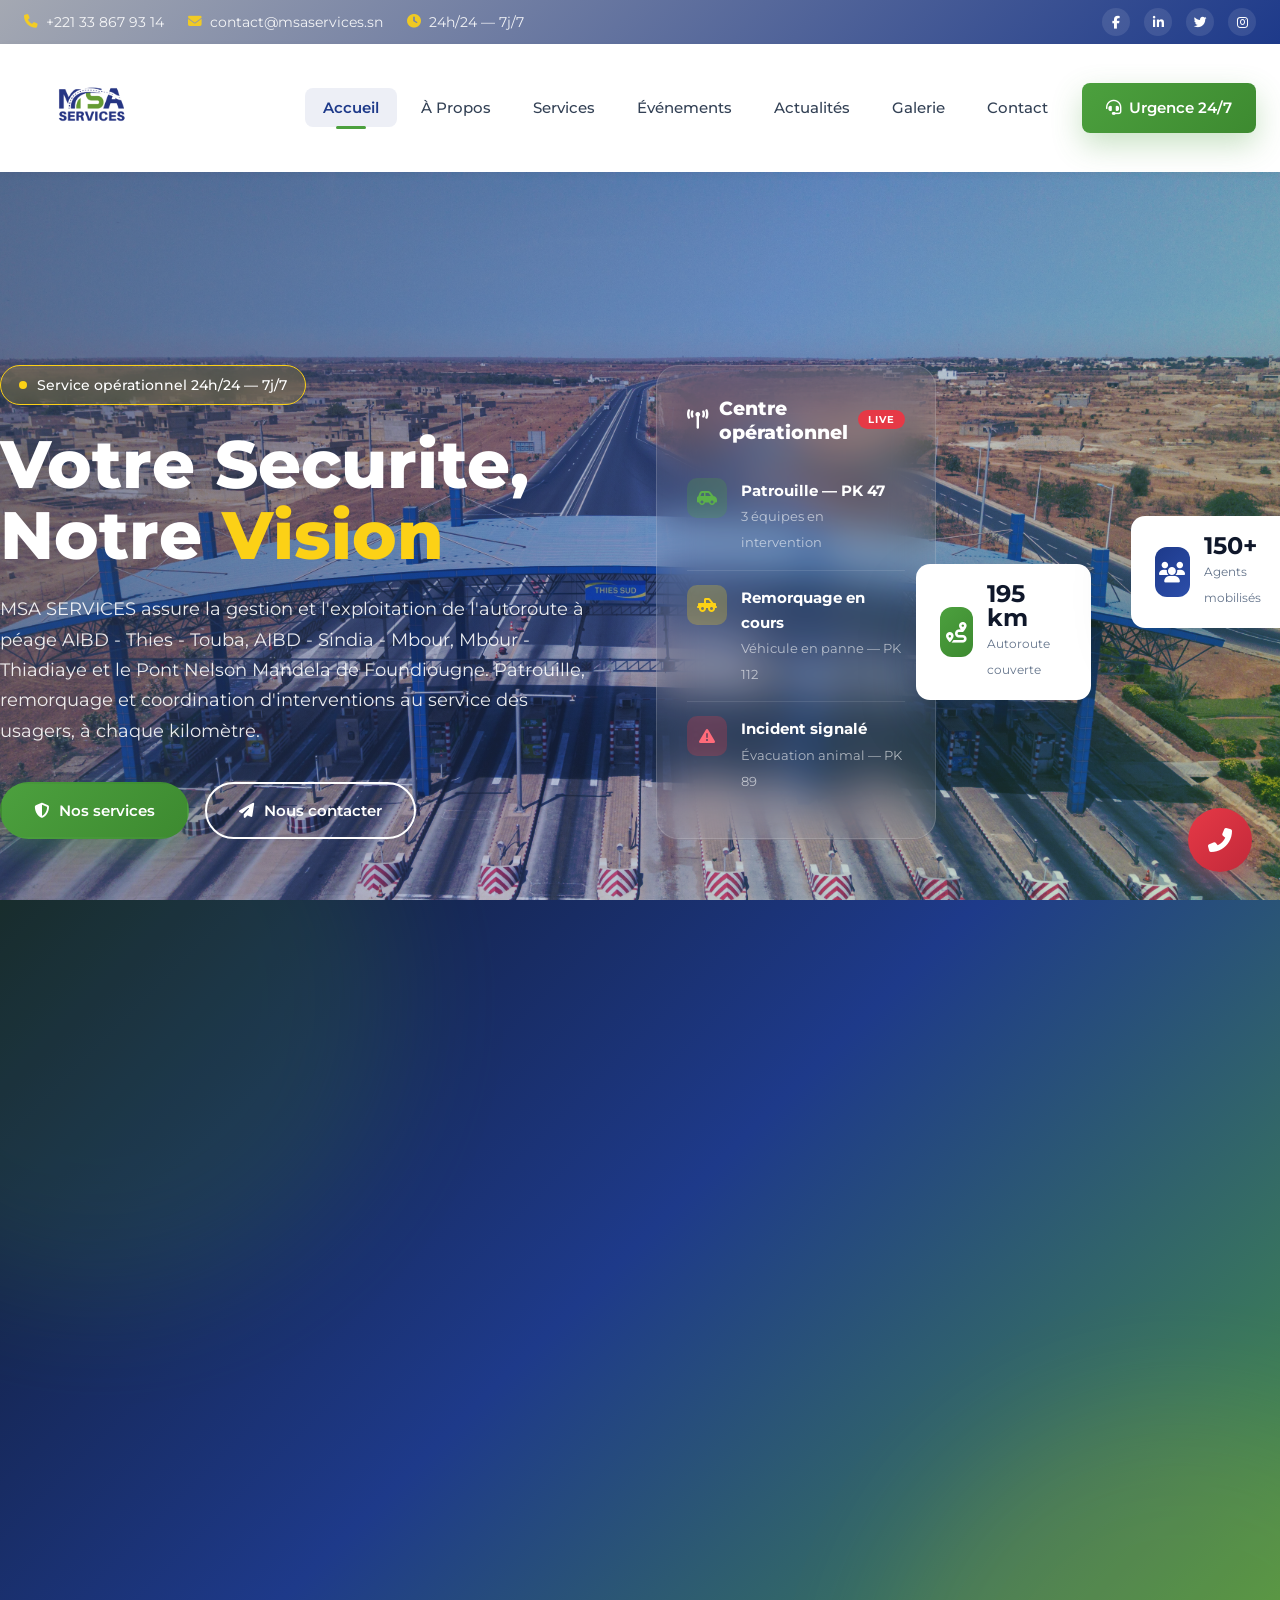
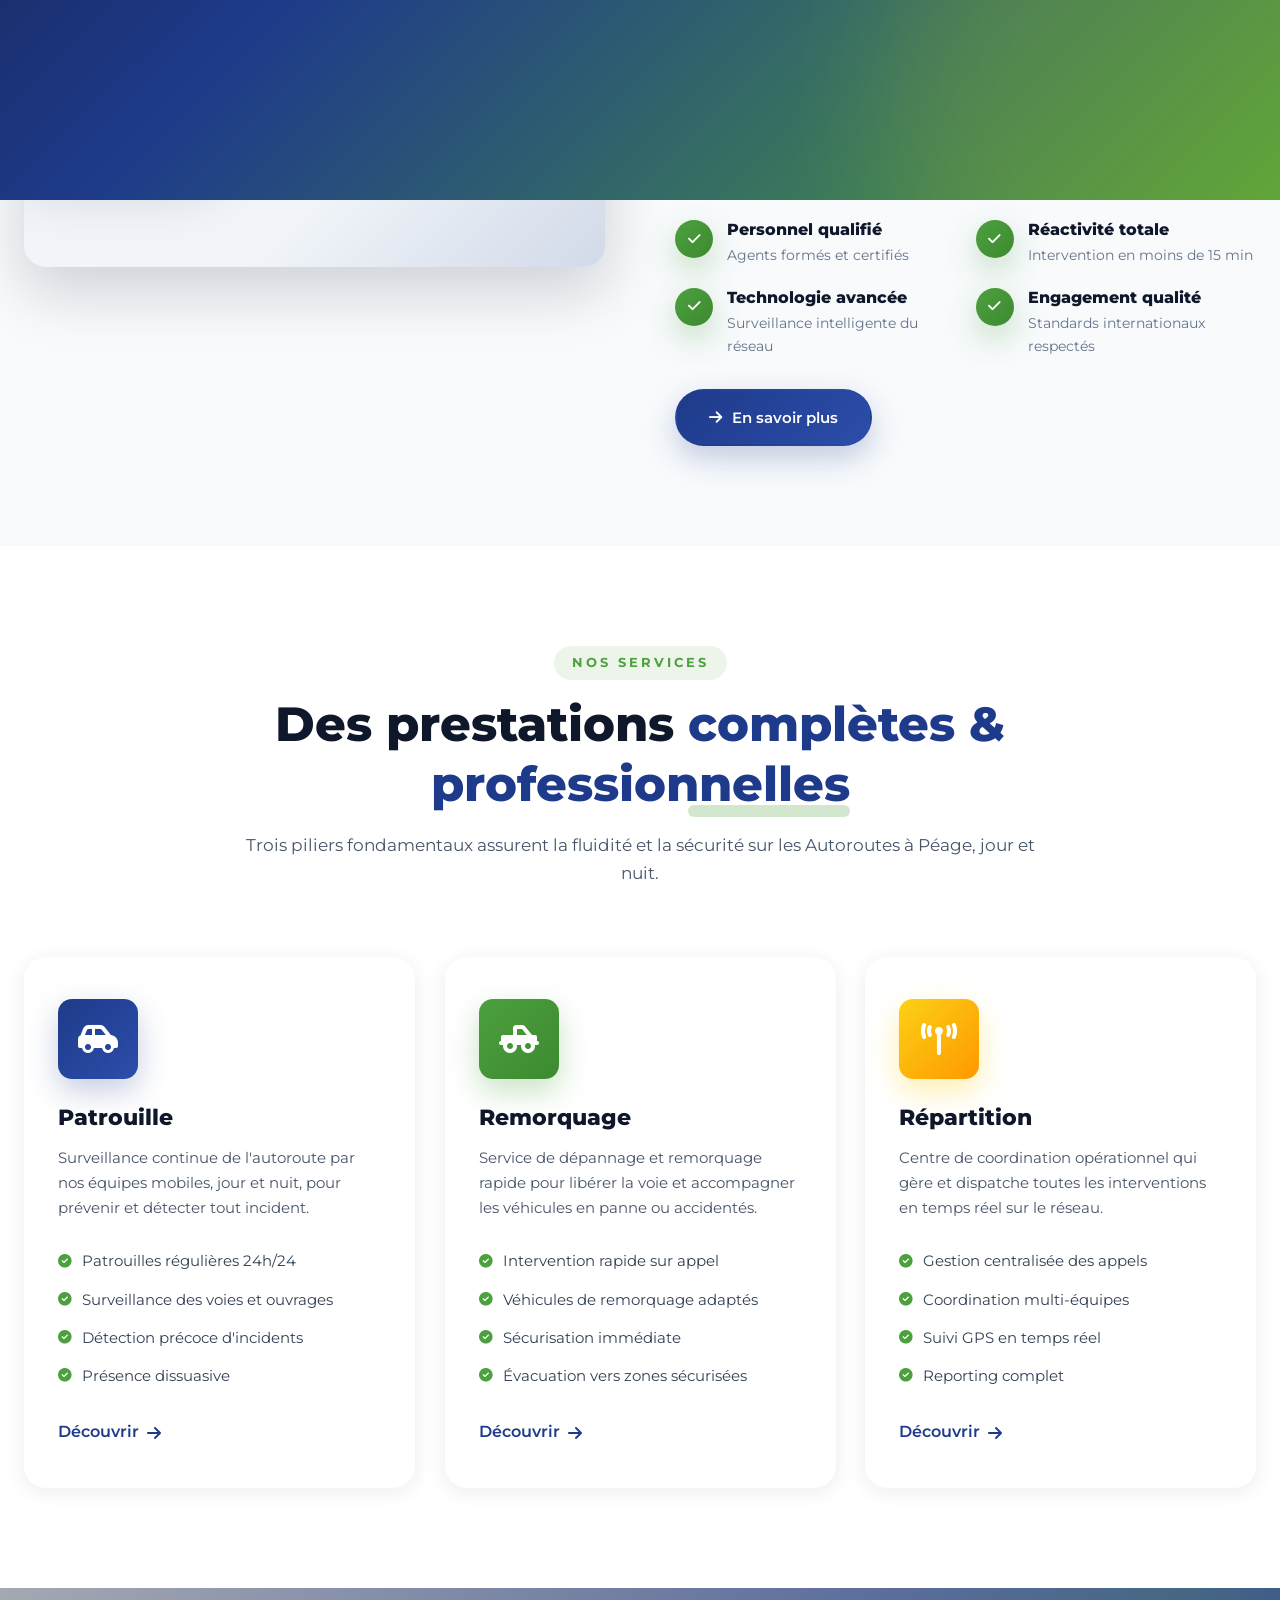
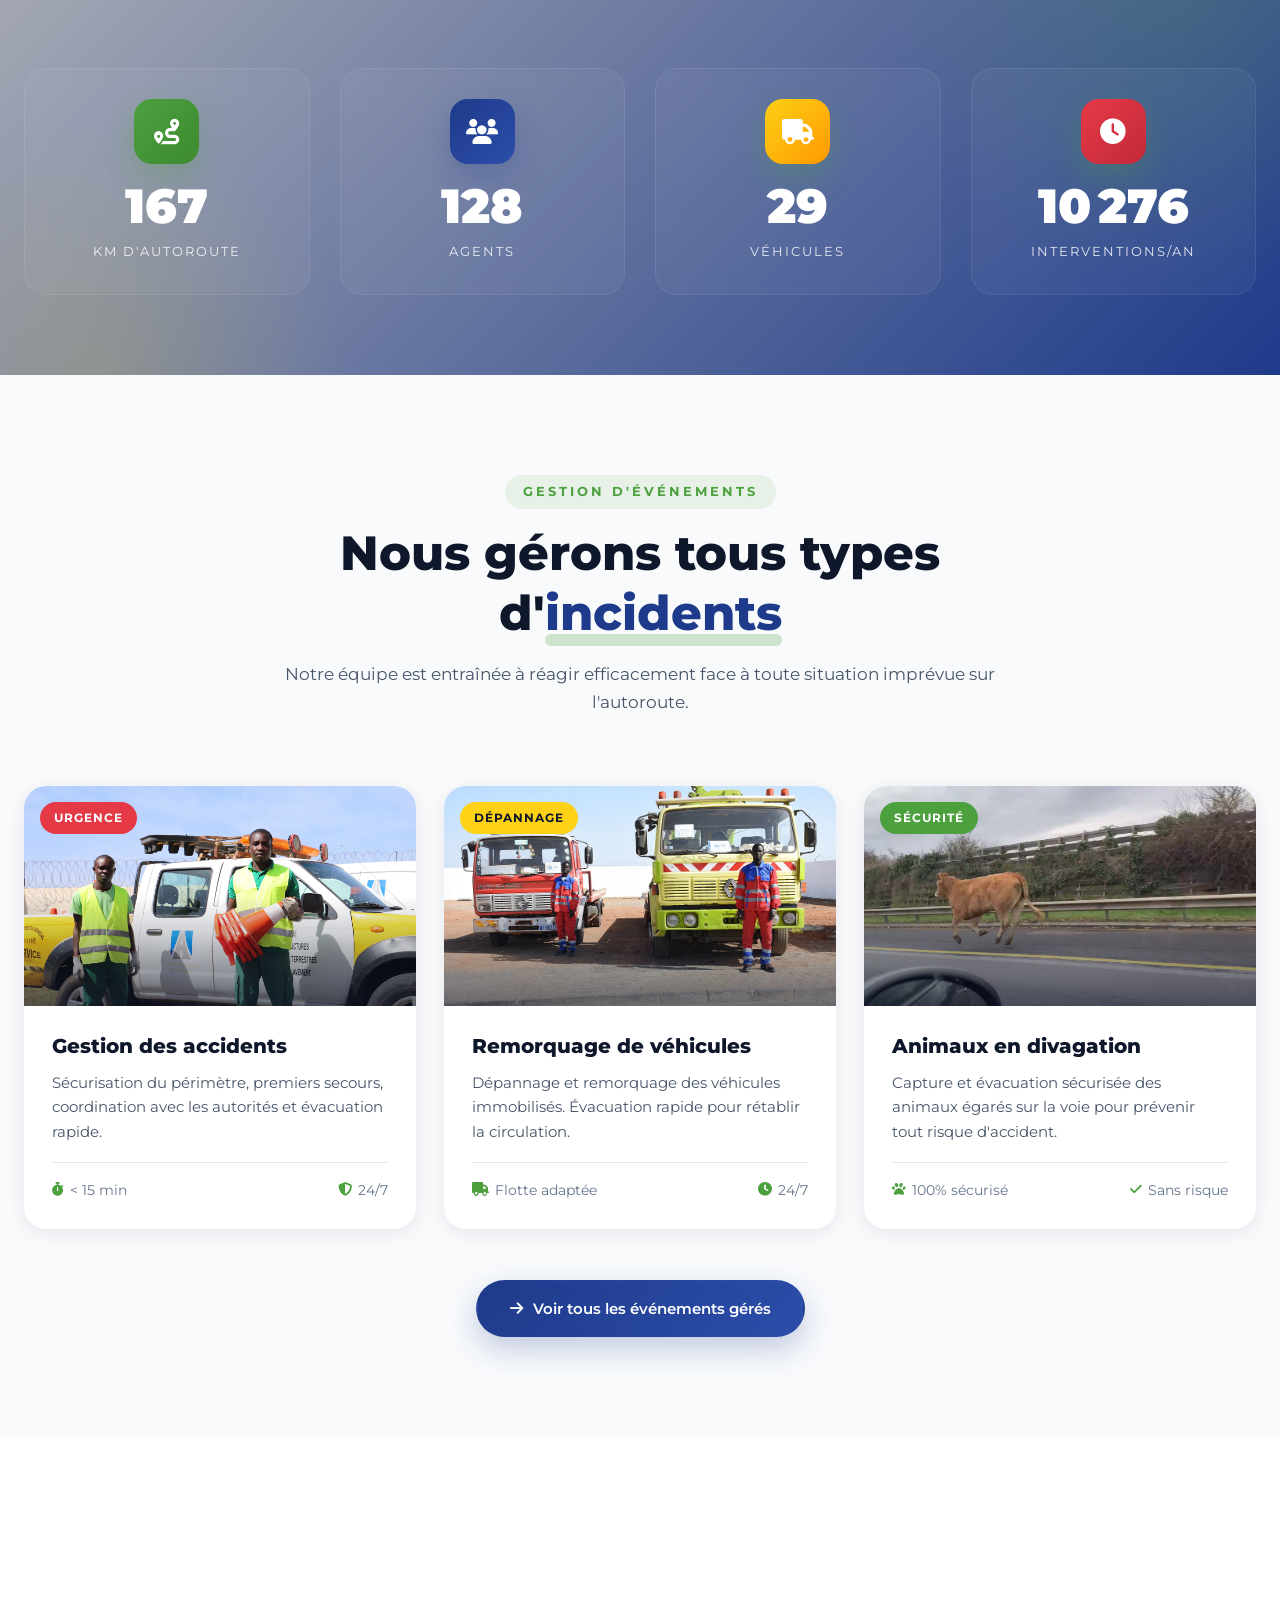
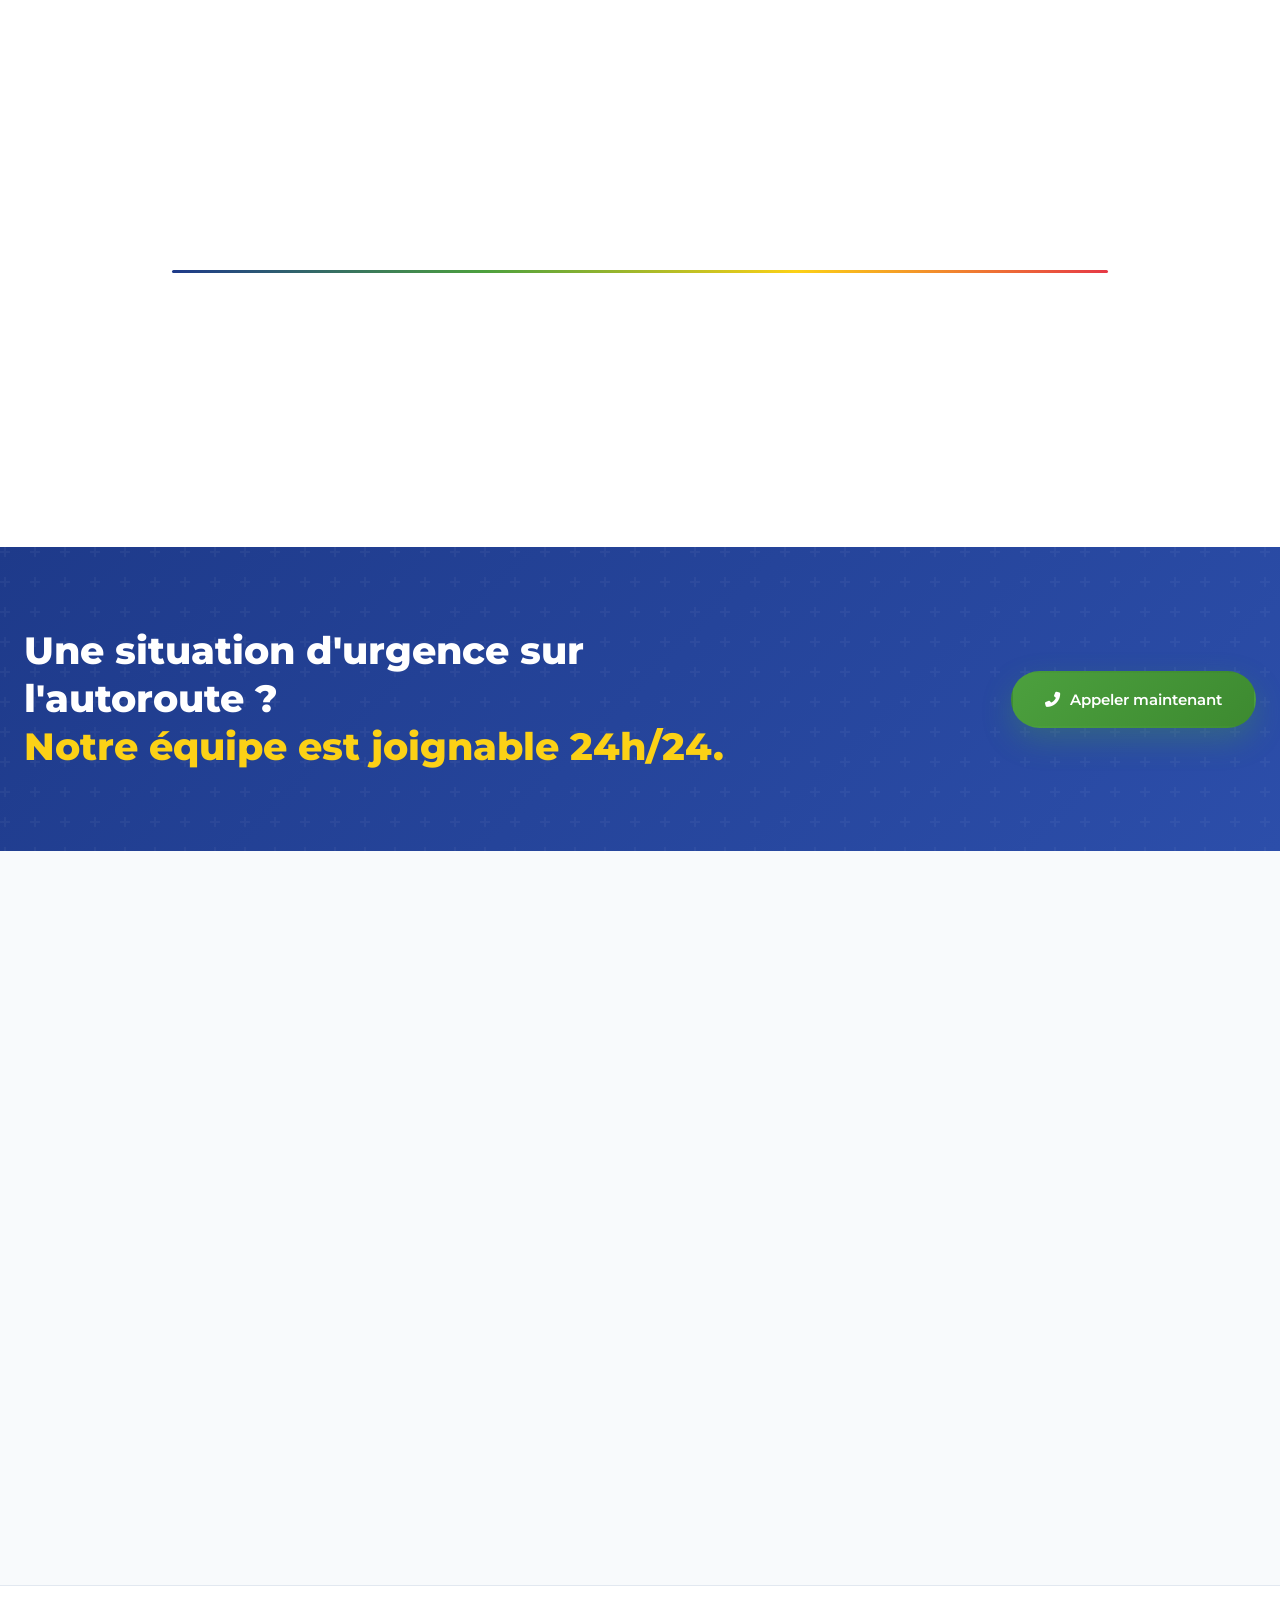
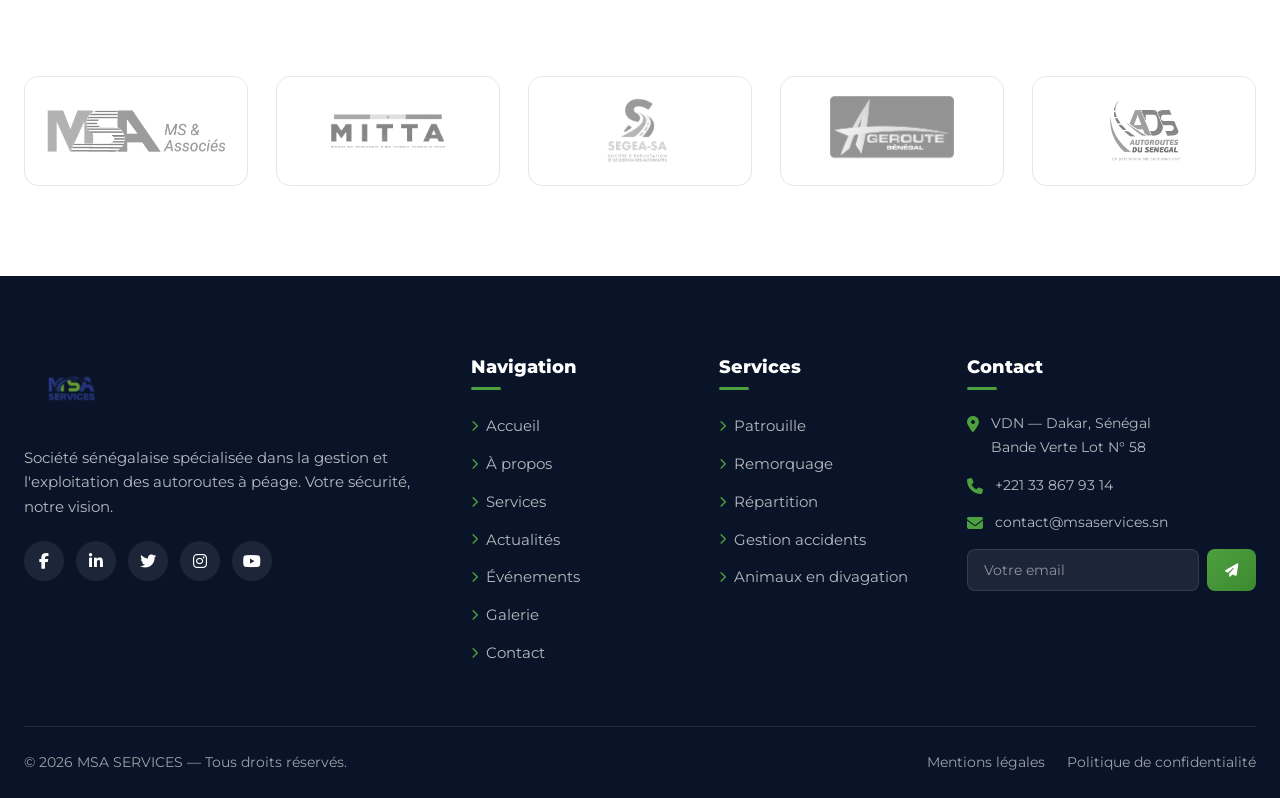
<file: index.html>
<!DOCTYPE html>
<html lang="fr">
<head>
<meta charset="UTF-8">
<meta name="viewport" content="width=device-width, initial-scale=1.0">
<title>MSA SERVICES</title>
<meta name="description" content="MSA SERVICES, leader dans l'exploitation et la gestion de l'autoroute à péage ILA TOUBA. Patrouille, remorquage et gestion d'événements 24h/24.">
<link rel="preconnect" href="https://fonts.googleapis.com">
<link rel="preconnect" href="https://fonts.gstatic.com" crossorigin>
<link href="https://fonts.googleapis.com/css2?family=Montserrat:wght@400;500;600;700;800;900&family=Poppins:wght@300;400;500;600;700&display=swap" rel="stylesheet">
<link rel="stylesheet" href="https://cdnjs.cloudflare.com/ajax/libs/font-awesome/6.4.0/css/all.min.css">
<link rel="stylesheet" href="css/styles.css">
<link rel="icon" type="image/png" href="images/logo.png">
</head>
<body>

<!-- ===== TOPBAR ===== -->
<div class="topbar">
  <div class="container topbar-inner">
    <div class="topbar-info">
      <span><i class="fas fa-phone"></i> +221 33 867 93 14</span>
      <span><i class="fas fa-envelope"></i> contact@msaservices.sn</span>
      <span><i class="fas fa-clock"></i> 24h/24 — 7j/7</span>
    </div>
    <div class="topbar-social">
      <a aria-label="Facebook"><i class="fab fa-facebook-f"></i></a>
      <a aria-label="LinkedIn"><i class="fab fa-linkedin-in"></i></a>
      <a aria-label="Twitter"><i class="fab fa-twitter"></i></a>
      <a aria-label="Instagram"><i class="fab fa-instagram"></i></a>
    </div>
  </div>
</div>

<!-- ===== NAVBAR ===== -->
<nav class="navbar">
  <div class="navbar-inner">
    <a href="index.html" class="logo">
      <img src="images/logo.png" alt="MSA Services">
    </a>
   <ul class="nav-menu">
      <li><a href="index.html" class="nav-link active">Accueil</a></li>
      <li><a href="apropos.html" class="nav-link">À Propos</a></li>
      <li><a href="services.html" class="nav-link">Services</a></li>
      <li><a href="evenements.html" class="nav-link">Événements</a></li>
      <li><a href="actualites.html" class="nav-link">Actualités</a></li>
      <li><a href="galerie.html" class="nav-link">Galerie</a></li>
      <li><a href="contact.html" class="nav-link">Contact</a></li>
      <li><a href="tel:+221" class="nav-link nav-cta">
        <i class="fas fa-headset"></i> Urgence 24/7
      </a></li>
    </ul>
    <button class="menu-toggle" aria-label="Menu"><i class="fas fa-bars"></i></button>
  </div>
</nav>

<!-- ===== HERO ===== -->
<section class="hero">
  <div class="container hero-grid">
    <div class="hero-text">
      <div class="hero-badge">
        <span class="pulse-dot"></span>
        Service opérationnel 24h/24 — 7j/7
      </div>
      <h1>Votre Securite,<br>Notre <span class="highlight">Vision</span></h1>
      <p>MSA SERVICES assure la gestion et l'exploitation de l'autoroute à péage AIBD - Thies - Touba, AIBD - Sindia - Mbour, Mbour - Thiadiaye et le Pont Nelson Mandela de Foundiougne. Patrouille, remorquage et coordination d'interventions au service des usagers, à chaque kilomètre.</p>
      <div class="hero-buttons">
        <a href="services.html" class="btn btn-secondary"><i class="fas fa-shield-alt"></i> Nos services</a>
        <a href="contact.html" class="btn btn-outline-white"><i class="fas fa-paper-plane"></i> Nous contacter</a>
      </div>
    </div>
    <div class="hero-visual">
      <div class="hero-card-main">
        <h3><i class="fas fa-broadcast-tower"></i> Centre opérationnel <span class="live-badge">LIVE</span></h3>
        <ul class="live-list">
          <li>
            <div class="icon-cell green"><i class="fas fa-car-side"></i></div>
            <div class="text-cell">
              <strong>Patrouille — PK 47</strong>
              <small>3 équipes en intervention</small>
            </div>
          </li>
          <li>
            <div class="icon-cell yellow"><i class="fas fa-truck-pickup"></i></div>
            <div class="text-cell">
              <strong>Remorquage en cours</strong>
              <small>Véhicule en panne — PK 112</small>
            </div>
          </li>
          <li>
            <div class="icon-cell red"><i class="fas fa-exclamation-triangle"></i></div>
            <div class="text-cell">
              <strong>Incident signalé</strong>
              <small>Évacuation animal — PK 89</small>
            </div>
          </li>
        </ul>
      </div>
      <div class="hero-floating-stat top">
        <div class="stat-icon"><i class="fas fa-route"></i></div>
        <div>
          <strong>195 km</strong>
          <small>Autoroute couverte</small>
        </div>
      </div>
      <div class="hero-floating-stat bottom">
        <div class="stat-icon blue"><i class="fas fa-users"></i></div>
        <div>
          <strong>150+</strong>
          <small>Agents mobilisés</small>
        </div>
      </div>
    </div>
  </div>
</section>

<!-- ===== FEATURES BAND ===== -->
<section class="features-band">
  <div class="container">
    <div class="features-row">
      <div class="feature-mini">
        <div class="feature-mini-icon"><i class="fas fa-clock"></i></div>
        <div>
          <h4>Disponibilité 24/7</h4>
          <p>Service permanent toute l'année</p>
        </div>
      </div>
      <div class="feature-mini">
        <div class="feature-mini-icon"><i class="fas fa-bolt"></i></div>
        <div>
          <h4>Intervention rapide</h4>
          <p>Moins de 15 min sur site</p>
        </div>
      </div>
      <div class="feature-mini">
        <div class="feature-mini-icon"><i class="fas fa-award"></i></div>
        <div>
          <h4>Équipes certifiées</h4>
          <p>Personnel qualifié et formé</p>
        </div>
      </div>
      <div class="feature-mini">
        <div class="feature-mini-icon"><i class="fas fa-satellite-dish"></i></div>
        <div>
          <h4>Suivi en temps réel</h4>
          <p>Technologie GPS intégrée</p>
        </div>
      </div>
    </div>
  </div>
</section>

<!-- ===== ABOUT ===== -->
<section class="about">
  <div class="container">
    <div class="about-grid">
      <div class="about-video reveal">
        <div class="about-video-frame">
          <iframe
            src="https://player.vimeo.com/video/1215177384?background=1&autoplay=1&loop=1&byline=0&title=0&muted=1&controls=0&autopause=0"
            frameborder="0"
            allow="autoplay; fullscreen; picture-in-picture"
            allowfullscreen
            title="MSA Services — Autoroute en vidéo">
          </iframe>
        </div>
        <div class="about-experience">
          <strong>+07</strong>
          <span>Années d'expertise</span>
        </div>
      </div>
      <div class="about-content reveal">
        <span class="section-tag">À Propos de Nous</span>
        <h2>Votre partenaire de confiance pour une <span style="color:var(--secondary)">autoroute sûre</span></h2>
        <p>MSA SERVICES est une entreprise sénégalaise spécialisée dans la gestion et l'exploitation de l'autoroute à péage ILA TOUBA, AIBD - Mbour, Mbour - Thiadiaye et Pont Foundiougne qui relie la capitale Dakar à la ville sainte de Touba et de Mbour.</p>
        <p>Avec des équipes professionnelles, des équipements modernes et une coordination rigoureuse, nous garantissons la sécurité, la fluidité et le confort des usagers à chaque trajet.</p>
        <div class="about-features">
          <div class="about-feature">
            <div class="check"><i class="fas fa-check"></i></div>
            <div>
              <h4>Personnel qualifié</h4>
              <p>Agents formés et certifiés</p>
            </div>
          </div>
          <div class="about-feature">
            <div class="check"><i class="fas fa-check"></i></div>
            <div>
              <h4>Réactivité totale</h4>
              <p>Intervention en moins de 15 min</p>
            </div>
          </div>
          <div class="about-feature">
            <div class="check"><i class="fas fa-check"></i></div>
            <div>
              <h4>Technologie avancée</h4>
              <p>Surveillance intelligente du réseau</p>
            </div>
          </div>
          <div class="about-feature">
            <div class="check"><i class="fas fa-check"></i></div>
            <div>
              <h4>Engagement qualité</h4>
              <p>Standards internationaux respectés</p>
            </div>
          </div>
        </div>
        <a href="apropos.html" class="btn btn-primary"><i class="fas fa-arrow-right"></i> En savoir plus</a>
      </div>
    </div>
  </div>
</section>

<!-- ===== SERVICES ===== -->
<section class="services-section">
  <div class="container">
    <div class="section-header reveal">
      <span class="section-tag">Nos Services</span>
      <h2 class="section-title">Des prestations <span>complètes & professionnelles</span></h2>
      <p class="section-subtitle">Trois piliers fondamentaux assurent la fluidité et la sécurité sur les Autoroutes à Péage, jour et nuit.</p>
    </div>
    <div class="services-grid">
      <div class="service-card reveal">
        <div class="service-icon"><i class="fas fa-car-side"></i></div>
        <h3>Patrouille</h3>
        <p>Surveillance continue de l'autoroute par nos équipes mobiles, jour et nuit, pour prévenir et détecter tout incident.</p>
        <ul class="service-list">
          <li><i class="fas fa-check-circle"></i> Patrouilles régulières 24h/24</li>
          <li><i class="fas fa-check-circle"></i> Surveillance des voies et ouvrages</li>
          <li><i class="fas fa-check-circle"></i> Détection précoce d'incidents</li>
          <li><i class="fas fa-check-circle"></i> Présence dissuasive</li>
        </ul>
        <a href="services.html#patrouille" class="service-link">Découvrir <i class="fas fa-arrow-right"></i></a>
      </div>
      <div class="service-card reveal">
        <div class="service-icon"><i class="fas fa-truck-pickup"></i></div>
        <h3>Remorquage</h3>
        <p>Service de dépannage et remorquage rapide pour libérer la voie et accompagner les véhicules en panne ou accidentés.</p>
        <ul class="service-list">
          <li><i class="fas fa-check-circle"></i> Intervention rapide sur appel</li>
          <li><i class="fas fa-check-circle"></i> Véhicules de remorquage adaptés</li>
          <li><i class="fas fa-check-circle"></i> Sécurisation immédiate</li>
          <li><i class="fas fa-check-circle"></i> Évacuation vers zones sécurisées</li>
        </ul>
        <a href="services.html#remorquage" class="service-link">Découvrir <i class="fas fa-arrow-right"></i></a>
      </div>
      <div class="service-card reveal">
        <div class="service-icon"><i class="fas fa-broadcast-tower"></i></div>
        <h3>Répartition</h3>
        <p>Centre de coordination opérationnel qui gère et dispatche toutes les interventions en temps réel sur le réseau.</p>
        <ul class="service-list">
          <li><i class="fas fa-check-circle"></i> Gestion centralisée des appels</li>
          <li><i class="fas fa-check-circle"></i> Coordination multi-équipes</li>
          <li><i class="fas fa-check-circle"></i> Suivi GPS en temps réel</li>
          <li><i class="fas fa-check-circle"></i> Reporting complet</li>
        </ul>
        <a href="services.html#repartition" class="service-link">Découvrir <i class="fas fa-arrow-right"></i></a>
      </div>
    </div>
  </div>
</section>

<!-- ===== STATS ===== -->
<section class="stats-section">
  <div class="container">
    <div class="stats-grid reveal">
      <div class="stat-box">
        <div class="icon"><i class="fas fa-route"></i></div>
        <span class="number" data-count="195">0</span>
        <span class="label">KM d'autoroute</span>
      </div>
      <div class="stat-box">
        <div class="icon"><i class="fas fa-users"></i></div>
        <span class="number" data-count="150">0</span>
        <span class="label">Agents</span>
      </div>
      <div class="stat-box">
        <div class="icon"><i class="fas fa-truck"></i></div>
        <span class="number" data-count="35">0</span>
        <span class="label">Véhicules</span>
      </div>
      <div class="stat-box">
        <div class="icon"><i class="fas fa-clock"></i></div>
        <span class="number" data-count="12000">0</span>
        <span class="label">Interventions/an</span>
      </div>
    </div>
  </div>
</section>

<!-- ===== EVENTS PREVIEW ===== -->
<section class="events-section">
  <div class="container">
    <div class="section-header reveal">
      <span class="section-tag">Gestion d'Événements</span>
      <h2 class="section-title">Nous gérons tous types d'<span>incidents</span></h2>
      <p class="section-subtitle">Notre équipe est entraînée à réagir efficacement face à toute situation imprévue sur l'autoroute.</p>
    </div>
    <div class="events-grid">
      <div class="event-card reveal">
        <div class="event-card-image">
          <span class="event-card-tag">Urgence</span>
          <img src="images/patimg.jpg" alt="Accident">
        </div>
        <div class="event-card-body">
          <h3>Gestion des accidents</h3>
          <p>Sécurisation du périmètre, premiers secours, coordination avec les autorités et évacuation rapide.</p>
          <div class="event-card-meta">
            <span class="stat"><i class="fas fa-stopwatch"></i> &lt; 15 min</span>
            <span class="stat"><i class="fas fa-shield-alt"></i> 24/7</span>
          </div>
        </div>
      </div>
      <div class="event-card reveal">
        <div class="event-card-image">
          <span class="event-card-tag tag-yellow">Dépannage</span>
          <img src="images/remorque.jpg" alt="Remorquage">
        </div>
        <div class="event-card-body">
          <h3>Remorquage de véhicules</h3>
          <p>Dépannage et remorquage des véhicules immobilisés. Évacuation rapide pour rétablir la circulation.</p>
          <div class="event-card-meta">
            <span class="stat"><i class="fas fa-truck"></i> Flotte adaptée</span>
            <span class="stat"><i class="fas fa-clock"></i> 24/7</span>
          </div>
        </div>
      </div>
      <div class="event-card reveal">
        <div class="event-card-image">
          <span class="event-card-tag tag-green">Sécurité</span>
          <img src="images/capture-d-ecran-quot-x-quot-1732382863.jpg" alt="Animaux">
        </div>
        <div class="event-card-body">
          <h3>Animaux en divagation</h3>
          <p>Capture et évacuation sécurisée des animaux égarés sur la voie pour prévenir tout risque d'accident.</p>
          <div class="event-card-meta">
            <span class="stat"><i class="fas fa-paw"></i> 100% sécurisé</span>
            <span class="stat"><i class="fas fa-check"></i> Sans risque</span>
          </div>
        </div>
      </div>
    </div>
    <div class="text-center" style="margin-top: 50px;">
      <a href="evenements.html" class="btn btn-primary"><i class="fas fa-arrow-right"></i> Voir tous les événements gérés</a>
    </div>
  </div>
</section>

<!-- ===== PROCESS ===== -->
<section class="process">
  <div class="container">
    <div class="section-header reveal">
      <span class="section-tag">Notre Processus</span>
      <h2 class="section-title">Comment se déroule une <span>intervention</span> ?</h2>
      <p class="section-subtitle">Un protocole rigoureux pour une efficacité maximale, à chaque étape.</p>
    </div>
    <div class="process-grid">
      <div class="process-step reveal">
        <div class="process-num">1</div>
        <h4>Alerte / Détection</h4>
        <p>Réception de l'appel ou détection par patrouille / vidéosurveillance.</p>
      </div>
      <div class="process-step reveal">
        <div class="process-num">2</div>
        <h4>Dispatch</h4>
        <p>Le centre de répartition coordonne et envoie l'équipe la plus proche.</p>
      </div>
      <div class="process-step reveal">
        <div class="process-num">3</div>
        <h4>Intervention</h4>
        <p>Sécurisation, prise en charge, remorquage ou évacuation selon le cas.</p>
      </div>
      <div class="process-step reveal">
        <div class="process-num">4</div>
        <h4>Rapport</h4>
        <p>Documentation complète et retour d'expérience pour amélioration continue.</p>
      </div>
    </div>
  </div>
</section>

<!-- ===== CTA BAND ===== -->
<section class="cta-band">
  <div class="container cta-band-inner">
    <h2>Une situation d'urgence sur l'autoroute ?<br><span>Notre équipe est joignable 24h/24.</span></h2>
    <a href="tel:+221338679314" class="btn btn-secondary"><i class="fas fa-phone-alt"></i> Appeler maintenant</a>
  </div>
</section>

<!-- ===== TESTIMONIALS ===== -->
<section class="testimonials">
  <div class="container">
    <div class="section-header reveal">
      <span class="section-tag">Témoignages</span>
      <h2 class="section-title">Ce que disent <span>nos partenaires</span></h2>
      <p class="section-subtitle">La confiance des institutions et des usagers, c'est notre plus belle récompense.</p>
    </div>
    <div class="testi-grid">
      <div class="testi-card reveal">
        <div class="stars">
          <i class="fas fa-star"></i><i class="fas fa-star"></i><i class="fas fa-star"></i>
          <i class="fas fa-star"></i><i class="fas fa-star"></i>
        </div>
        <p class="quote">L'efficacité et le professionnalisme des équipes MSA SERVICES sont remarquables. Une intervention rapide et un suivi exemplaire à chaque sollicitation.</p>
        <div class="testi-author">
          <div class="avatar">AD</div>
          <div>
            <strong>Hamet Cisse</strong>
            <small>Responsable logistique</small>
          </div>
        </div>
      </div>
      <div class="testi-card reveal">
        <div class="stars">
          <i class="fas fa-star"></i><i class="fas fa-star"></i><i class="fas fa-star"></i>
          <i class="fas fa-star"></i><i class="fas fa-star"></i>
        </div>
        <p class="quote">Très reconnaissante envers l'équipe qui m'a portée secours suite à une panne. Service rapide, courtois et réellement sécurisant.</p>
        <div class="testi-author">
          <div class="avatar">FN</div>
          <div>
            <strong>Fatou Ndiaye</strong>
            <small>Usagère régulière</small>
          </div>
        </div>
      </div>
      <div class="testi-card reveal">
        <div class="stars">
          <i class="fas fa-star"></i><i class="fas fa-star"></i><i class="fas fa-star"></i>
          <i class="fas fa-star"></i><i class="fas fa-star"></i>
        </div>
        <p class="quote">Une coordination exemplaire avec nos services. MSA SERVICES est devenu un partenaire stratégique pour la sécurité routière au Sénégal.</p>
        <div class="testi-author">
          <div class="avatar">MS</div>
          <div>
            <strong>Mamadou Sow</strong>
            <small>Officier de sécurité</small>
          </div>
        </div>
      </div>
    </div>
  </div>
</section>

<!-- ===== PARTNERS ===== -->
<section class="partners">
  <div class="container">
    <div class="partners-row">
      <a class="partner-item" aria-label="SENAC SA">
        <img src="images/logo_p_MSA.png" alt="SENAC SA">
      </a>
      <a class="partner-item" aria-label="SENAC SA">
        <img src="images/logo-mitta.png" alt="SENAC SA">
      </a>
      <a class="partner-item" aria-label="SENAC SA">
        <img src="images/Segea Logo vecteur.png" alt="SENAC SA">
      </a>
      <a class="partner-item" aria-label="SENAC SA">
        <img src="images/logo-ageroute-1-2.png" alt="SENAC SA">
      </a>
      <a class="partner-item" aria-label="SENAC SA">
        <img src="images/ads-preloader.jpg" alt="SENAC SA">
      </a>
      </a>
    </div>
  </div>
</section>

<!-- ===== FOOTER ===== -->
<footer>
  <div class="container">
    <div class="footer-grid">
      <div class="footer-brand">
        <a href="index.html" class="logo">
          <img src="images/logo.png" alt="MSA Services">
        </a>
        <p>Société sénégalaise spécialisée dans la gestion et l'exploitation des autoroutes à péage. Votre sécurité, notre vision.</p>
        <div class="footer-social">
          <a aria-label="Facebook"><i class="fab fa-facebook-f"></i></a>
          <a aria-label="LinkedIn"><i class="fab fa-linkedin-in"></i></a>
          <a aria-label="Twitter"><i class="fab fa-twitter"></i></a>
          <a aria-label="Instagram"><i class="fab fa-instagram"></i></a>
          <a aria-label="YouTube"><i class="fab fa-youtube"></i></a>
        </div>
      </div>
      <div>
        <h4>Navigation</h4>
        <ul>
          <li><a href="index.html"><i class="fas fa-chevron-right"></i> Accueil</a></li>
          <li><a href="apropos.html"><i class="fas fa-chevron-right"></i> À propos</a></li>
          <li><a href="services.html"><i class="fas fa-chevron-right"></i> Services</a></li>
          <li><a href="actualites.html"><i class="fas fa-chevron-right"></i> Actualités</a></li>
          <li><a href="evenements.html"><i class="fas fa-chevron-right"></i> Événements</a></li>
          <li><a href="galerie.html"><i class="fas fa-chevron-right"></i> Galerie</a></li>
          <li><a href="contact.html"><i class="fas fa-chevron-right"></i> Contact</a></li>
        </ul>
      </div>
      <div>
        <h4>Services</h4>
        <ul>
          <li><a href="services.html#patrouille"><i class="fas fa-chevron-right"></i> Patrouille</a></li>
          <li><a href="services.html#remorquage"><i class="fas fa-chevron-right"></i> Remorquage</a></li>
          <li><a href="services.html#repartition"><i class="fas fa-chevron-right"></i> Répartition</a></li>
          <li><a href="evenements.html"><i class="fas fa-chevron-right"></i> Gestion accidents</a></li>
          <li><a href="evenements.html"><i class="fas fa-chevron-right"></i> Animaux en divagation</a></li>
        </ul>
      </div>
      <div>
        <h4>Contact</h4>
        <div class="footer-contact-item">
          <i class="fas fa-map-marker-alt"></i>
          <p>VDN — Dakar, Sénégal<br>Bande Verte Lot N° 58</p>
        </div>
        <div class="footer-contact-item">
          <i class="fas fa-phone"></i>
          <p>+221 33 867 93 14</p>
        </div>
        <div class="footer-contact-item">
          <i class="fas fa-envelope"></i>
          <p>contact@msaservices.sn</p>
        </div>
        <form class="newsletter-form" onsubmit="event.preventDefault();alert('Inscription enregistrée !');">
          <input type="email" placeholder="Votre email" required>
          <button type="submit"><i class="fas fa-paper-plane"></i></button>
        </form>
      </div>
    </div>
    <div class="footer-bottom">
      <div>© 2026 MSA SERVICES — Tous droits réservés.</div>
      <div class="footer-bottom-links">
        <a>Mentions légales</a>
        <a>Politique de confidentialité</a>
      </div>
    </div>
  </div>
</footer>

<a href="tel:+221" class="emergency-float" title="Urgence 24/7"><i class="fas fa-phone-alt"></i></a>

<script src="js/script.js"></script>
</body>
</html>
</file>
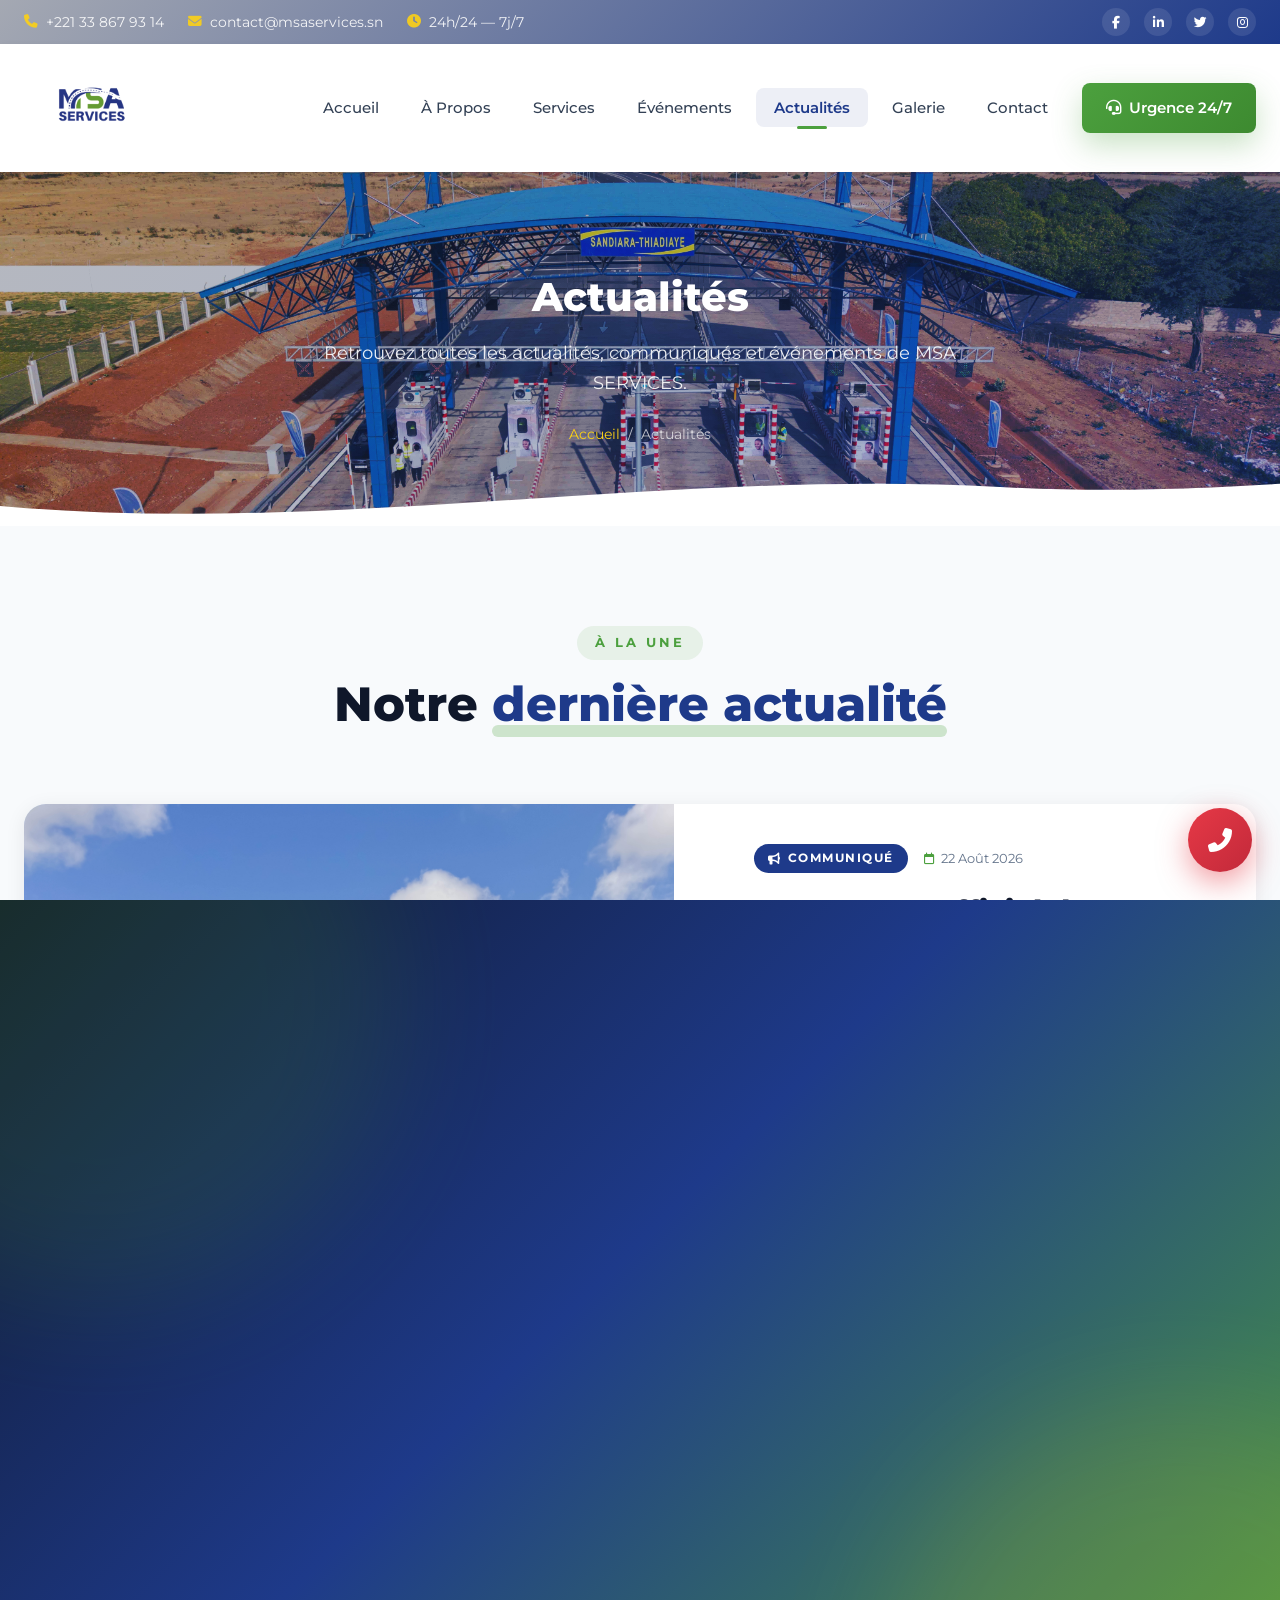
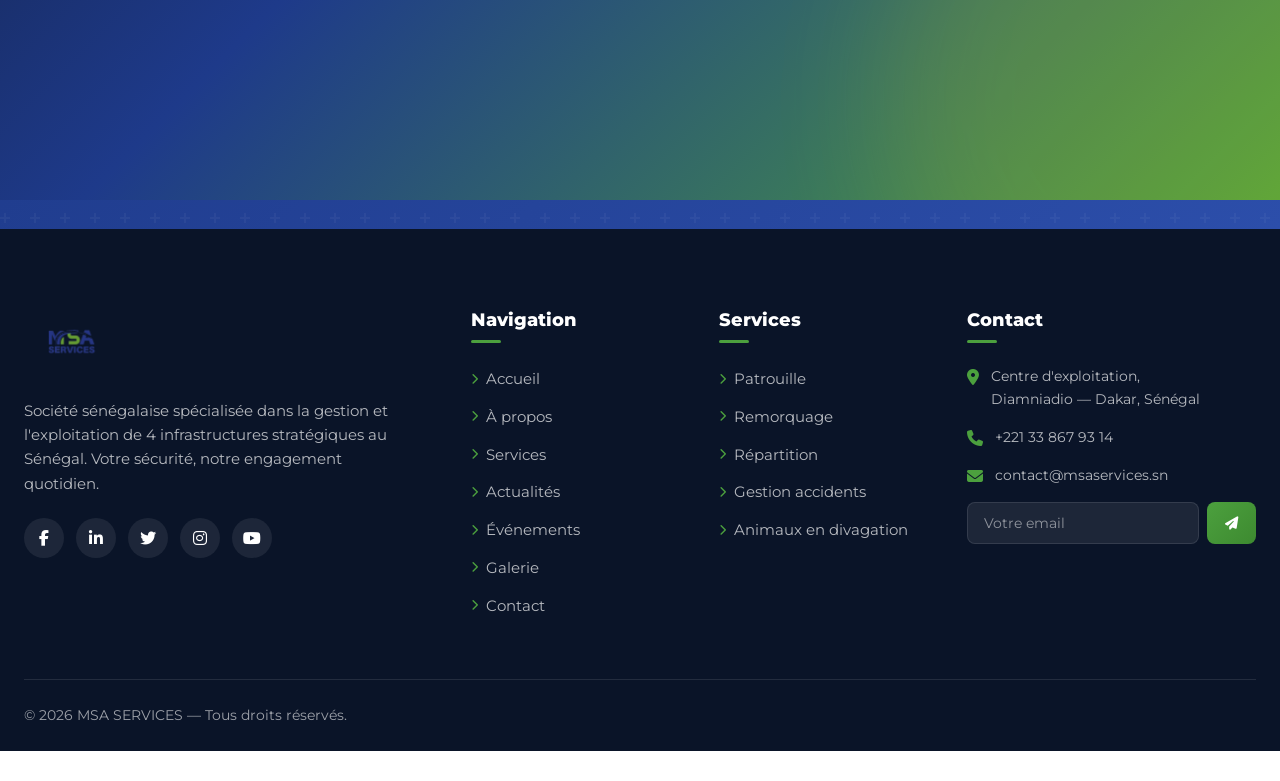
<file: actualites.html>
<!DOCTYPE html>
<html lang="fr">
<head>
<meta charset="UTF-8">
<meta name="viewport" content="width=device-width, initial-scale=1.0">
<title>Actualités — MSA SERVICES</title>
<meta name="description" content="Retrouvez toutes les actualités, communiqués et événements de MSA SERVICES, gestionnaire d'infrastructures routières au Sénégal.">
<link rel="preconnect" href="https://fonts.googleapis.com">
<link rel="preconnect" href="https://fonts.gstatic.com" crossorigin>
<link href="https://fonts.googleapis.com/css2?family=Montserrat:wght@400;500;600;700;800;900&family=Poppins:wght@300;400;500;600;700&display=swap" rel="stylesheet">
<link rel="stylesheet" href="https://cdnjs.cloudflare.com/ajax/libs/font-awesome/6.4.0/css/all.min.css">
<link rel="stylesheet" href="css/styles.css">
<link rel="icon" type="image/png" href="images/logo.png">
</head>
<body>

<!-- ===== TOPBAR ===== -->
<div class="topbar">
  <div class="container topbar-inner">
    <div class="topbar-info">
      <span><i class="fas fa-phone"></i>+221 33 867 93 14</span>
      <span><i class="fas fa-envelope"></i> contact@msaservices.sn</span>
      <span><i class="fas fa-clock"></i> 24h/24 — 7j/7</span>
    </div>
    <div class="topbar-social">
      <a><i class="fab fa-facebook-f"></i></a>
      <a><i class="fab fa-linkedin-in"></i></a>
      <a><i class="fab fa-twitter"></i></a>
      <a><i class="fab fa-instagram"></i></a>
    </div>
  </div>
</div>

<!-- ===== NAVBAR ===== -->
<nav class="navbar">
  <div class="navbar-inner">
    <a href="index.html" class="logo"><img src="images/logo.png" alt="MSA Services"></a>
    <ul class="nav-menu">
      <li><a href="index.html" class="nav-link">Accueil</a></li>
      <li><a href="apropos.html" class="nav-link">À Propos</a></li>
      <li><a href="services.html" class="nav-link">Services</a></li>
      <li><a href="evenements.html" class="nav-link">Événements</a></li>
      <li><a href="actualites.html" class="nav-link active">Actualités</a></li>
      <li><a href="galerie.html" class="nav-link">Galerie</a></li>
      <li><a href="contact.html" class="nav-link">Contact</a></li>
      <li><a href="tel:+221" class="nav-link nav-cta"><i class="fas fa-headset"></i> Urgence 24/7</a></li>
    </ul>
    <button class="menu-toggle"><i class="fas fa-bars"></i></button>
  </div>
</nav>

<!-- ===== PAGE HEADER ===== -->
<section class="page-header">
  <div class="page-header-content">
    <h1>Actualités</h1>
    <p>Retrouvez toutes les actualités, communiqués et événements de MSA SERVICES.</p>
    <div class="breadcrumb">
      <a href="index.html">Accueil</a>
      <span>/</span>
      <span>Actualités</span>
    </div>
  </div>
</section>

<!-- ===== ARTICLE À LA UNE ===== -->
<section class="news-featured-section">
  <div class="container">
    <div class="section-header reveal">
      <span class="section-tag">À la une</span>
      <h2 class="section-title">Notre <span>dernière actualité</span></h2>
    </div>

    <article class="news-featured reveal">
      <div class="news-featured-image">
        <img src="images/IMG_1174.jpg" alt="Accident">
      </div>
      <div class="news-featured-body">
        <div class="news-meta">
          <span class="news-category cat-blue"><i class="fas fa-bullhorn"></i> Communiqué</span>
          <span class="news-date"><i class="far fa-calendar"></i>22 Août 2026</span>
        </div>
        <h3>Lancement officiel de l'autoroute Mbour-Thiadiaye-Fatick-Kaolack</h3>
        <p>MSA SERVICES est fier d'annoncer la mise en exploitation officielle de la nouvelle autoroute Mbour-Thiadiaye-Fatick-Kaolack. Un axe stratégique qui va révolutionner les déplacements dans le bassin arachidier et renforcer la connectivité entre la Petite Côte, le Sine-Saloum et le centre du pays.</p>
        <p>Cette nouvelle infrastructure permet de réduire drastiquement les temps de trajet vers Fatick et Kaolack, désenclave plusieurs zones rurales et facilite les échanges commerciaux. Nos équipes sont déjà positionnées sur l'ensemble du tracé pour assurer patrouille, remorquage et gestion d'événements 24h/24.</p>
        <a href="article-inauguration.html" class="btn btn-primary"><i class="fas fa-arrow-right"></i> Lire l'article complet</a>
      </div>
    </article>
  </div>
</section>

<!-- ===== FILTRES + LISTE ===== -->
<!-- <section class="news-list-section">
  <div class="container">
    <div class="section-header reveal">
      <span class="section-tag">Toutes les actualités</span>
      <h2 class="section-title">Restez <span>informés</span></h2>
      <p class="section-subtitle">Filtrez par catégorie pour trouver rapidement ce qui vous intéresse.</p>
    </div>

    <div class="news-filters reveal">
      <button class="news-filter-btn active" data-filter="all"><i class="fas fa-th"></i> Tout</button>
      <button class="news-filter-btn" data-filter="communique"><i class="fas fa-bullhorn"></i> Communiqués</button>
      <button class="news-filter-btn" data-filter="evenement"><i class="fas fa-calendar-check"></i> Événements</button>
      <button class="news-filter-btn" data-filter="securite"><i class="fas fa-shield-alt"></i> Sécurité</button>
      <button class="news-filter-btn" data-filter="partenariat"><i class="fas fa-handshake"></i> Partenariats</button>
    </div>

    <div class="news-grid">

      <article class="news-card reveal" data-category="evenement">
        <div class="news-card-image">
          <span class="news-image-note">📷 Image Magal de Touba</span>
          <span class="news-card-category cat-yellow"><i class="fas fa-calendar-check"></i> Événement</span>
        </div>
        <div class="news-card-body">
          <div class="news-meta">
            <span class="news-date"><i class="far fa-calendar"></i> Août 2026</span>
            <span class="news-read-time"><i class="far fa-clock"></i> 4 min</span>
          </div>
          <h3>Dispositif spécial pour le Grand Magal de Touba 2026</h3>
          <p>MSA SERVICES mobilise l'ensemble de ses équipes pour accompagner les millions de pèlerins vers la ville sainte de Touba. Renforcement des patrouilles, remorquage rapide et coordination avec les autorités.</p>
          <a href="#" class="news-link">Lire l'article <i class="fas fa-arrow-right"></i></a>
        </div>
      </article>

      <article class="news-card reveal" data-category="communique">
        <div class="news-card-image">
          <span class="news-image-note">📷 Image nouvelle autoroute</span>
          <span class="news-card-category cat-blue"><i class="fas fa-bullhorn"></i> Communiqué</span>
        </div>
        <div class="news-card-body">
          <div class="news-meta">
            <span class="news-date"><i class="far fa-calendar"></i> Août 2026</span>
            <span class="news-read-time"><i class="far fa-clock"></i> 3 min</span>
          </div>
          <h3>Nouvelle autoroute Mbour-Fatick-Kaolack : ce qu'il faut savoir</h3>
          <p>Postes de péage, aires de repos, bases d'intervention MSA SERVICES : tout ce que les usagers doivent connaître avant d'emprunter cet axe stratégique.</p>
          <a href="#" class="news-link">Lire l'article <i class="fas fa-arrow-right"></i></a>
        </div>
      </article>

      <article class="news-card reveal" data-category="securite">
        <div class="news-card-image">
          <span class="news-image-note">📷 Image sécurité pèlerinage</span>
          <span class="news-card-category cat-red"><i class="fas fa-shield-alt"></i> Sécurité</span>
        </div>
        <div class="news-card-body">
          <div class="news-meta">
            <span class="news-date"><i class="far fa-calendar"></i> Août 2026</span>
            <span class="news-read-time"><i class="far fa-clock"></i> 3 min</span>
          </div>
          <h3>Consignes de sécurité pour le retour du Magal</h3>
          <p>Nos conseils aux automobilistes pour un retour serein : vitesse adaptée, pauses régulières, numéros d'urgence à connaître.</p>
          <a href="#" class="news-link">Lire l'article <i class="fas fa-arrow-right"></i></a>
        </div>
      </article>

      <article class="news-card reveal" data-category="partenariat">
        <div class="news-card-image">
          <span class="news-image-note">📷 Image partenariat</span>
          <span class="news-card-category cat-green"><i class="fas fa-handshake"></i> Partenariat</span>
        </div>
        <div class="news-card-body">
          <div class="news-meta">
            <span class="news-date"><i class="far fa-calendar"></i> Juillet 2026</span>
            <span class="news-read-time"><i class="far fa-clock"></i> 5 min</span>
          </div>
          <h3>Convention avec la Gendarmerie pour la nouvelle autoroute</h3>
          <p>Une collaboration renforcée pour sécuriser le nouveau tronçon Mbour-Thiadiaye-Fatick-Kaolack et coordonner les interventions d'urgence.</p>
          <a href="#" class="news-link">Lire l'article <i class="fas fa-arrow-right"></i></a>
        </div>
      </article>

      <article class="news-card reveal" data-category="evenement">
        <div class="news-card-image">
          <span class="news-image-note">📷 Image inauguration</span>
          <span class="news-card-category cat-yellow"><i class="fas fa-calendar-check"></i> Événement</span>
        </div>
        <div class="news-card-body">
          <div class="news-meta">
            <span class="news-date"><i class="far fa-calendar"></i> Juillet 2026</span>
            <span class="news-read-time"><i class="far fa-clock"></i> 4 min</span>
          </div>
          <h3>Cérémonie d'inauguration de l'autoroute Fatick-Kaolack</h3>
          <p>Retour en images sur la cérémonie officielle d'inauguration en présence des autorités et des équipes MSA SERVICES.</p>
          <a href="article-inauguration.html" class="news-link">Lire l'article <i class="fas fa-arrow-right"></i></a>
        </div>
      </article>

      <article class="news-card reveal" data-category="communique">
        <div class="news-card-image">
          <span class="news-image-note">📷 Image communiqué Magal</span>
          <span class="news-card-category cat-blue"><i class="fas fa-bullhorn"></i> Communiqué</span>
        </div>
        <div class="news-card-body">
          <div class="news-meta">
            <span class="news-date"><i class="far fa-calendar"></i> Août 2026</span>
            <span class="news-read-time"><i class="far fa-clock"></i> 2 min</span>
          </div>
          <h3>Renforcement des moyens pour le Magal 2026</h3>
          <p>Effectifs doublés, véhicules de remorquage supplémentaires, centre de répartition en veille permanente : le dispositif complet.</p>
          <a href="#" class="news-link">Lire l'article <i class="fas fa-arrow-right"></i></a>
        </div>
      </article>

    </div>

    <!-- Pagination -->
    <!-- <div class="news-pagination reveal">
      <button class="page-btn" disabled><i class="fas fa-chevron-left"></i></button>
      <button class="page-btn active">1</button>
      <span class="page-dots">…</span>
      <button class="page-btn"><i class="fas fa-chevron-right"></i></button>
    </div>
  </div> -->
</section> 

<!-- ===== NEWSLETTER =====
<section class="news-newsletter">
  <div class="container">
    <div class="news-newsletter-inner reveal">
      <div class="news-newsletter-text">
        <span class="section-tag">Newsletter</span>
        <h2>Ne manquez aucune <span>actualité</span></h2>
        <p>Recevez nos communiqués et informations importantes directement dans votre boîte email, une fois par mois.</p>
      </div>
      <form class="news-newsletter-form" onsubmit="event.preventDefault();alert('Merci pour votre inscription !');">
        <input type="email" placeholder="Votre adresse email" required>
        <button type="submit" class="btn btn-primary">
          <i class="fas fa-paper-plane"></i> S'inscrire
        </button>
      </form>
    </div>
  </div>
</section> -->

<!-- ===== CTA ===== -->
<section class="cta-band">
  <div class="container cta-band-inner">
    <h2>Une information à nous partager ?<br><span>Contactez notre service presse.</span></h2>
    <a href="contact.html" class="btn btn-secondary"><i class="fas fa-envelope"></i> Nous contacter</a>
  </div>
</section>

<!-- ===== FOOTER ===== -->
<footer>
  <div class="container">
    <div class="footer-grid">
      <div class="footer-brand">
        <a href="index.html" class="logo">
          <img src="images/logo.png" alt="MSA Services">
        </a>
        <p>Société sénégalaise spécialisée dans la gestion et l'exploitation de 4 infrastructures stratégiques au Sénégal. Votre sécurité, notre engagement quotidien.</p>
        <div class="footer-social">
          <a><i class="fab fa-facebook-f"></i></a>
          <a><i class="fab fa-linkedin-in"></i></a>
          <a><i class="fab fa-twitter"></i></a>
          <a><i class="fab fa-instagram"></i></a>
          <a><i class="fab fa-youtube"></i></a>
        </div>
      </div>
      <div>
        <h4>Navigation</h4>
        <ul>
          <li><a href="index.html"><i class="fas fa-chevron-right"></i> Accueil</a></li>
          <li><a href="apropos.html"><i class="fas fa-chevron-right"></i> À propos</a></li>
          <li><a href="services.html"><i class="fas fa-chevron-right"></i> Services</a></li>
          <li><a href="actualites.html"><i class="fas fa-chevron-right"></i> Actualités</a></li>
          <li><a href="evenements.html"><i class="fas fa-chevron-right"></i> Événements</a></li>
          <li><a href="galerie.html"><i class="fas fa-chevron-right"></i> Galerie</a></li>
          <li><a href="contact.html"><i class="fas fa-chevron-right"></i> Contact</a></li>
        </ul>
      </div>
      <div>
        <h4>Services</h4>
        <ul>
          <li><a href="services.html#patrouille"><i class="fas fa-chevron-right"></i> Patrouille</a></li>
          <li><a href="services.html#remorquage"><i class="fas fa-chevron-right"></i> Remorquage</a></li>
          <li><a href="services.html#repartition"><i class="fas fa-chevron-right"></i> Répartition</a></li>
          <li><a href="evenements.html"><i class="fas fa-chevron-right"></i> Gestion accidents</a></li>
          <li><a href="evenements.html"><i class="fas fa-chevron-right"></i> Animaux en divagation</a></li>
        </ul>
      </div>
      <div>
        <h4>Contact</h4>
        <div class="footer-contact-item"><i class="fas fa-map-marker-alt"></i><p>Centre d'exploitation,<br>Diamniadio — Dakar, Sénégal</p></div>
        <div class="footer-contact-item"><i class="fas fa-phone"></i><p>+221 33 867 93 14</p></div>
        <div class="footer-contact-item"><i class="fas fa-envelope"></i><p>contact@msaservices.sn</p></div>
        <form class="newsletter-form" onsubmit="event.preventDefault();alert('Inscription enregistrée !');">
          <input type="email" placeholder="Votre email" required>
          <button type="submit"><i class="fas fa-paper-plane"></i></button>
        </form>
      </div>
    </div>
    <div class="footer-bottom">
      <div>© 2026 MSA SERVICES — Tous droits réservés.</div>
    </div>
  </div>
</footer>

<a href="tel:+221" class="emergency-float"><i class="fas fa-phone-alt"></i></a>

<script src="js/script.js"></script>
<script>
// Filtres actualités
document.querySelectorAll('.news-filter-btn').forEach(btn => {
  btn.addEventListener('click', () => {
    document.querySelectorAll('.news-filter-btn').forEach(b => b.classList.remove('active'));
    btn.classList.add('active');
    const filter = btn.dataset.filter;
    document.querySelectorAll('.news-card').forEach(card => {
      if (filter === 'all' || card.dataset.category === filter) {
        card.style.display = '';
        setTimeout(() => { card.style.opacity = '1'; card.style.transform = 'scale(1)'; }, 30);
      } else {
        card.style.opacity = '0';
        card.style.transform = 'scale(0.95)';
        setTimeout(() => { card.style.display = 'none'; }, 300);
      }
    });
  });
});
</script>
</body>
</html>
</file>
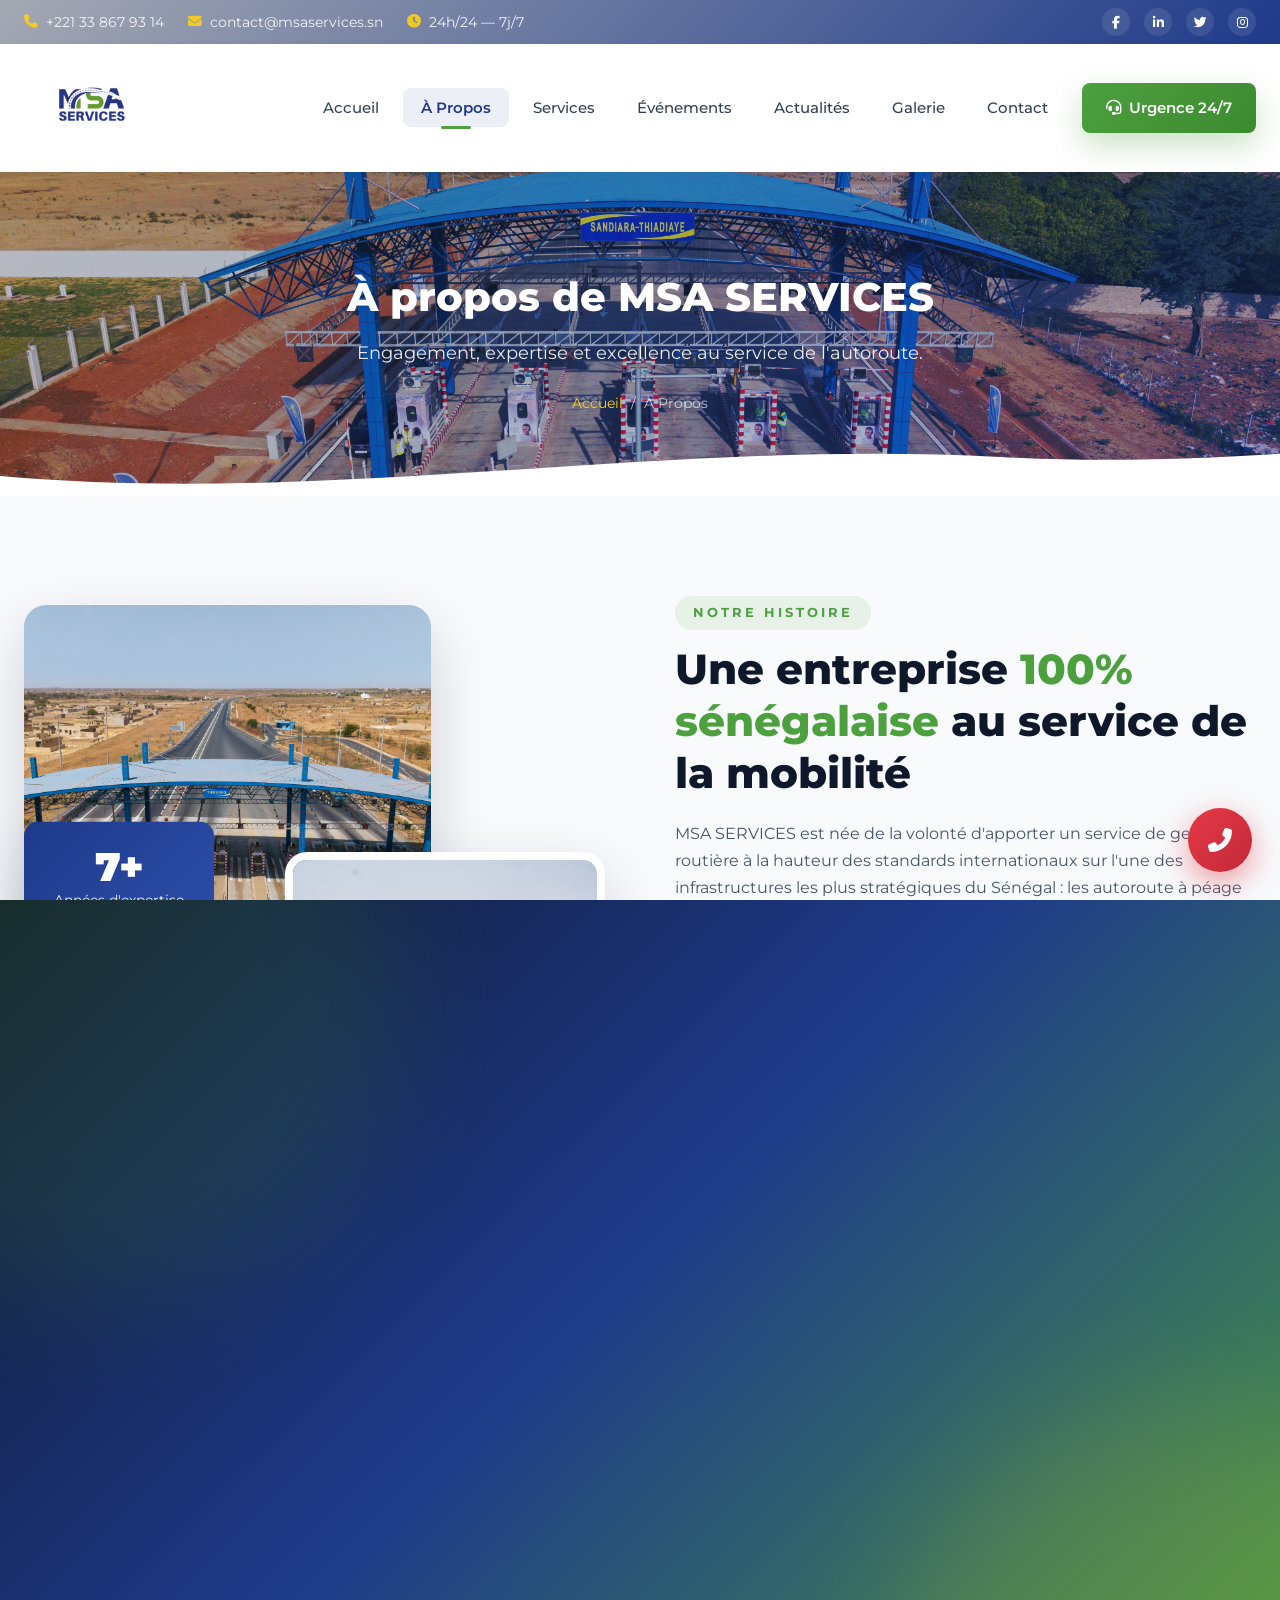
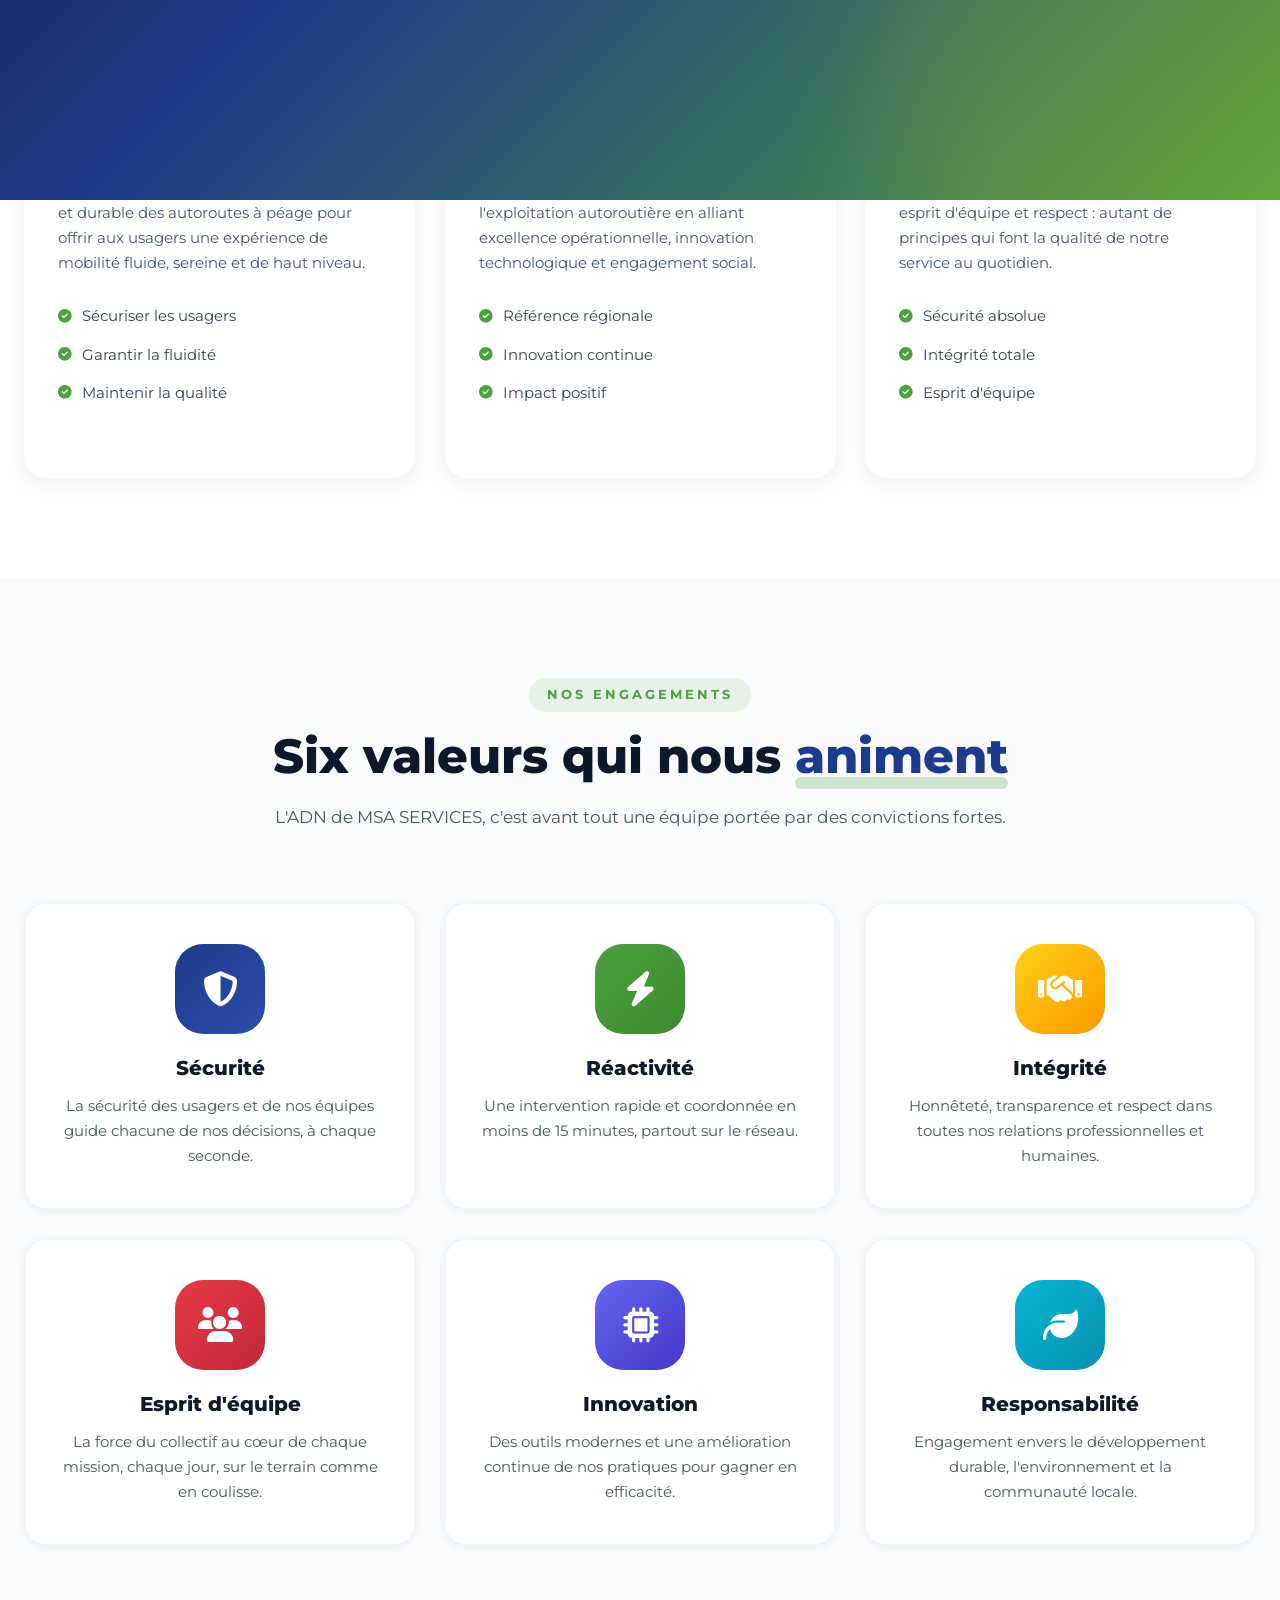
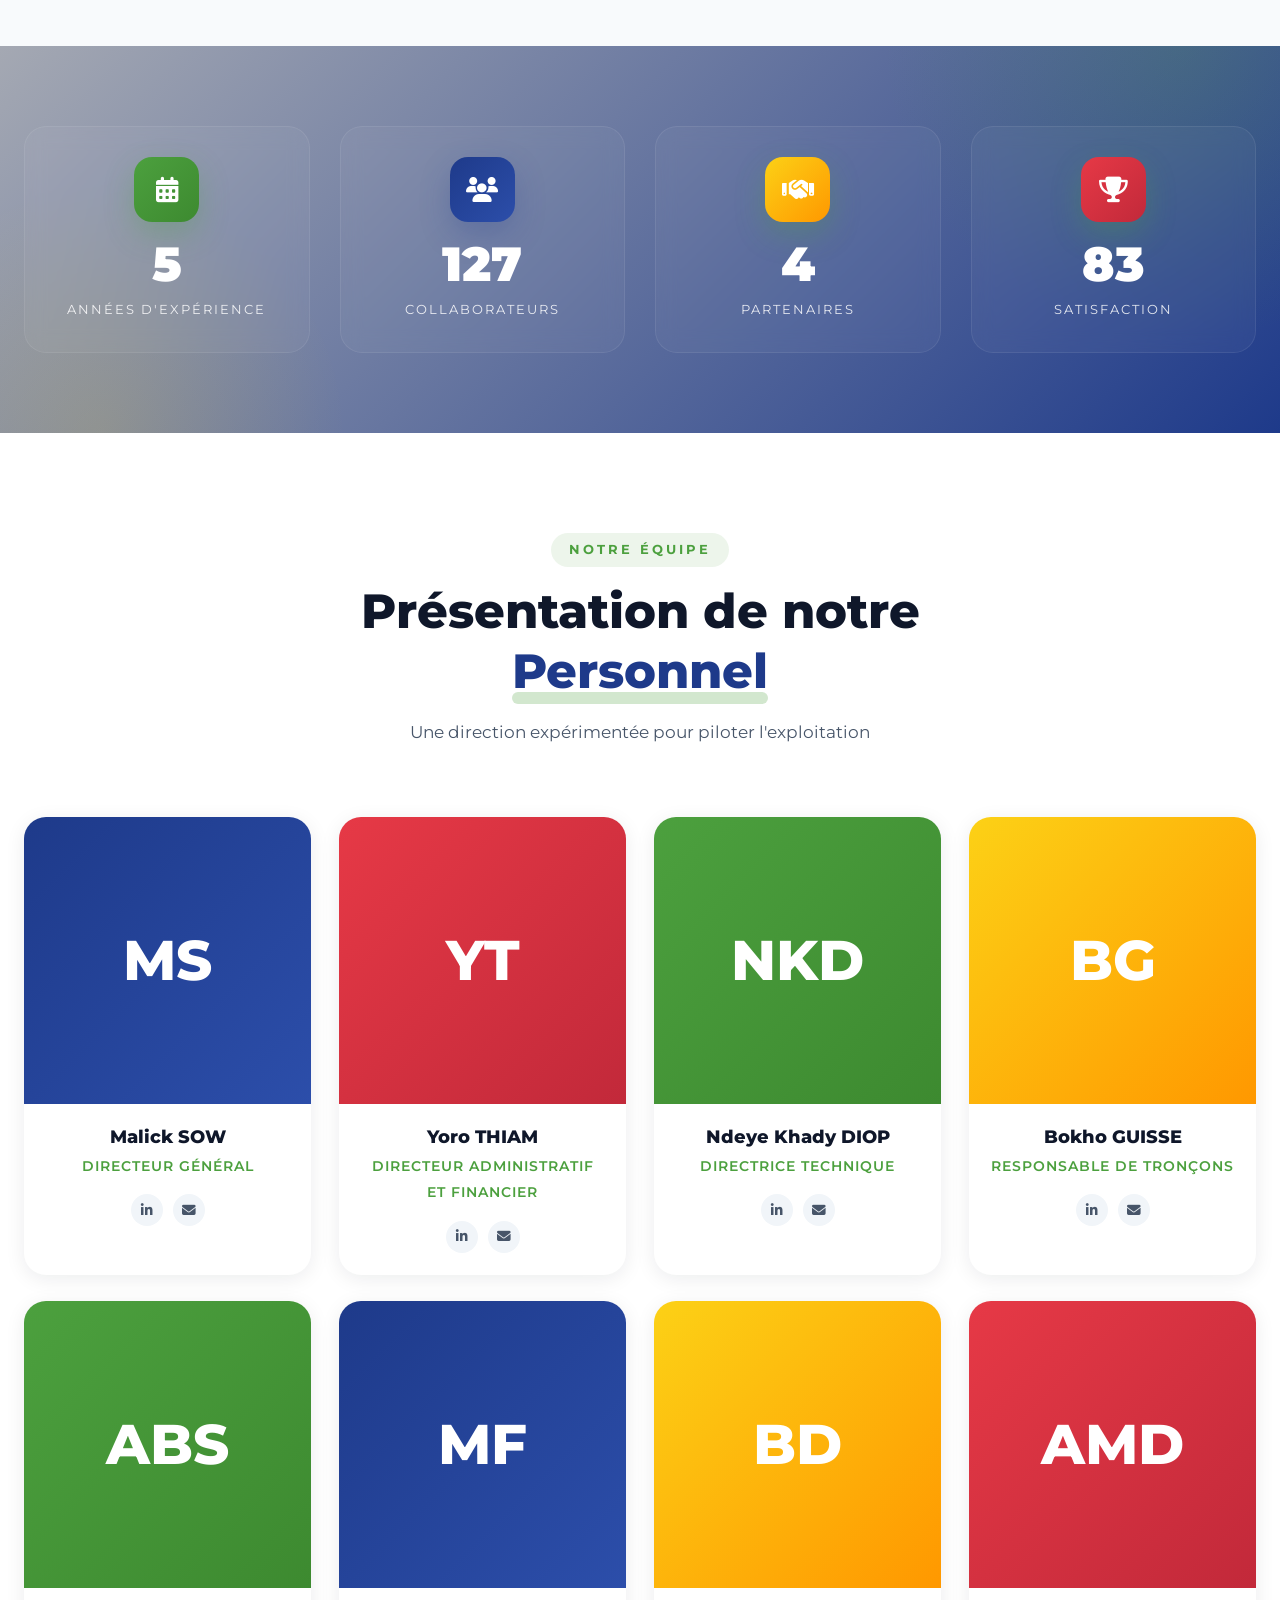
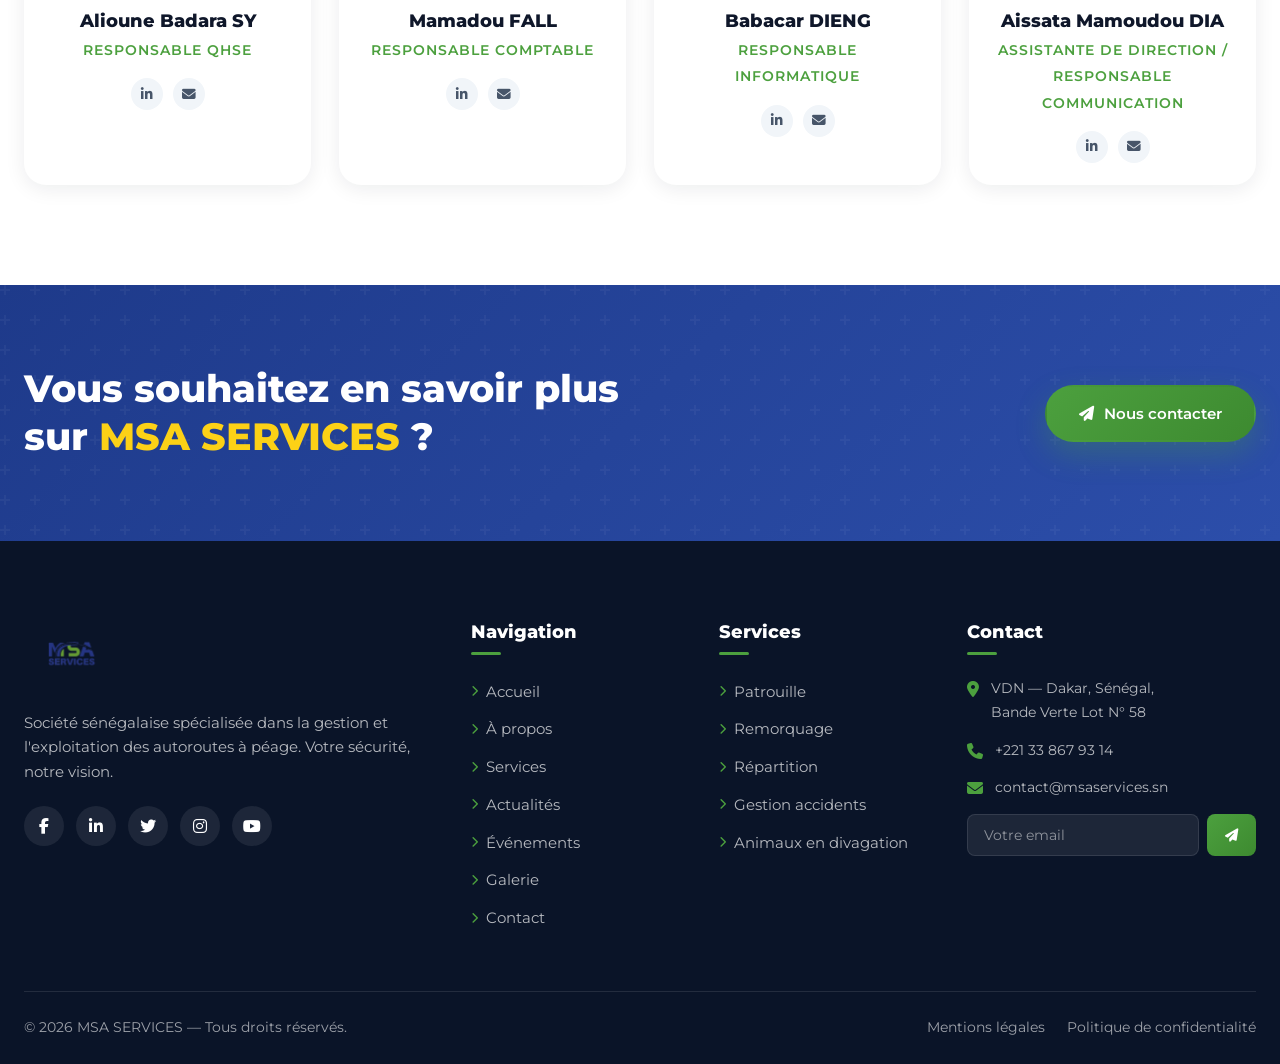
<file: apropos.html>
<!DOCTYPE html>
<html lang="fr">
<head>
<meta charset="UTF-8">
<meta name="viewport" content="width=device-width, initial-scale=1.0">
<title>À Propos — MSA SERVICES</title>
<meta name="description" content="Découvrez MSA SERVICES, son histoire, sa mission, sa vision et son équipe dédiée à l'exploitation de l'autoroute ILA TOUBA.">
<link rel="preconnect" href="https://fonts.googleapis.com">
<link rel="preconnect" href="https://fonts.gstatic.com" crossorigin>
<link href="https://fonts.googleapis.com/css2?family=Montserrat:wght@400;500;600;700;800;900&family=Poppins:wght@300;400;500;600;700&display=swap" rel="stylesheet">
<link rel="stylesheet" href="https://cdnjs.cloudflare.com/ajax/libs/font-awesome/6.4.0/css/all.min.css">
<link rel="stylesheet" href="css/styles.css">
<link rel="icon" type="image/png" href="images/logo.png">
</head>
<body>

<!-- ===== TOPBAR ===== -->
<div class="topbar">
  <div class="container topbar-inner">
    <div class="topbar-info">
      <span><i class="fas fa-phone"></i>+221 33 867 93 14</span>
      <span><i class="fas fa-envelope"></i> contact@msaservices.sn</span>
      <span><i class="fas fa-clock"></i> 24h/24 — 7j/7</span>
    </div>
    <div class="topbar-social">
      <a aria-label="Facebook"><i class="fab fa-facebook-f"></i></a>
      <a aria-label="LinkedIn"><i class="fab fa-linkedin-in"></i></a>
      <a aria-label="Twitter"><i class="fab fa-twitter"></i></a>
      <a aria-label="Instagram"><i class="fab fa-instagram"></i></a>
    </div>
  </div>
</div>

<!-- ===== NAVBAR ===== -->
<nav class="navbar">
  <div class="navbar-inner">
    <a href="index.html" class="logo">
      <img src="images/logo.png" alt="MSA Services">
    </a>
    <ul class="nav-menu">
      <li><a href="index.html" class="nav-link">Accueil</a></li>
      <li><a href="apropos.html" class="nav-link active">À Propos</a></li>
      <li><a href="services.html" class="nav-link">Services</a></li>
      <li><a href="evenements.html" class="nav-link">Événements</a></li>
      <li><a href="actualites.html" class="nav-link">Actualités</a></li>
      <li><a href="galerie.html" class="nav-link">Galerie</a></li>
      <li><a href="contact.html" class="nav-link">Contact</a></li>
      <li><a href="tel:+221" class="nav-link nav-cta">
        <i class="fas fa-headset"></i> Urgence 24/7
      </a></li>
    </ul>
    <button class="menu-toggle" aria-label="Menu"><i class="fas fa-bars"></i></button>
  </div>
</nav>

<!-- ===== PAGE HEADER ===== -->
<section class="page-header">
  <div class="page-header-content">
    <h1>À propos de MSA SERVICES</h1>
    <p>Engagement, expertise et excellence au service de l'autoroute.</p>
    <div class="breadcrumb">
      <a href="index.html">Accueil</a>
      <span>/</span>
      <span>À Propos</span>
    </div>
  </div>
</section>

<!-- ===== ABOUT MAIN ===== -->
<section class="about">
  <div class="container">
    <div class="about-grid">
      <div class="about-images reveal">
        <div class="about-img-1">
          <img src="images/T-Thiese.jpg" alt="Autoroute">
        </div>
        <div class="about-img-2">
          <img src="images/imageSecu.jpg" alt="Équipe">
        </div>
        <div class="about-experience">
          <strong>7+</strong>
          <span>Années d'expertise</span>
        </div>
      </div>
      <div class="about-content reveal">
        <span class="section-tag">Notre Histoire</span>
        <h2>Une entreprise <span style="color:var(--secondary)">100% sénégalaise</span> au service de la mobilité</h2>
        <p>MSA SERVICES est née de la volonté d'apporter un service de gestion routière à la hauteur des standards internationaux sur l'une des infrastructures les plus stratégiques du Sénégal : les autoroute à péage AIBD - Thies – Touba et AIBD - Sindia et Mbour.</p>
        <p>Depuis notre création, nous avons accompagné des millions d'usagers en garantissant leur sécurité, leur confort et la fluidité de la circulation. Nous combinons savoir-faire local, technologie moderne et engagement humain pour offrir un service d'exception.</p>
        <p>Notre fierté : une équipe formée, motivée et fidèle à des valeurs fortes — la sécurité avant tout, la réactivité, le respect de l'usager et l'amélioration continue.</p>
      </div>
    </div>
  </div>
</section>

<!-- ===== MISSION VISION VALEURS ===== -->
<section class="services-section">
  <div class="container">
    <div class="section-header reveal">
      <span class="section-tag">Notre Cap</span>
      <h2 class="section-title">Mission, vision <span>& valeurs</span></h2>
      <p class="section-subtitle">Trois piliers qui guident chacune de nos actions, chaque jour, sur l'ensemble du réseau.</p>
    </div>
    <div class="services-grid">
      <div class="service-card reveal">
        <div class="service-icon"><i class="fas fa-bullseye"></i></div>
        <h3>Notre Mission</h3>
        <p>Assurer une exploitation sécurisée, efficace et durable des autoroutes à péage pour offrir aux usagers une expérience de mobilité fluide, sereine et de haut niveau.</p>
        <ul class="service-list">
          <li><i class="fas fa-check-circle"></i> Sécuriser les usagers</li>
          <li><i class="fas fa-check-circle"></i> Garantir la fluidité</li>
          <li><i class="fas fa-check-circle"></i> Maintenir la qualité</li>
        </ul>
      </div>
      <div class="service-card reveal">
        <div class="service-icon"><i class="fas fa-eye"></i></div>
        <h3>Notre Vision</h3>
        <p>Devenir la référence ouest-africaine dans l'exploitation autoroutière en alliant excellence opérationnelle, innovation technologique et engagement social.</p>
        <ul class="service-list">
          <li><i class="fas fa-check-circle"></i> Référence régionale</li>
          <li><i class="fas fa-check-circle"></i> Innovation continue</li>
          <li><i class="fas fa-check-circle"></i> Impact positif</li>
        </ul>
      </div>
      <div class="service-card reveal">
        <div class="service-icon"><i class="fas fa-heart"></i></div>
        <h3>Nos Valeurs</h3>
        <p>Sécurité, intégrité, professionnalisme, esprit d'équipe et respect : autant de principes qui font la qualité de notre service au quotidien.</p>
        <ul class="service-list">
          <li><i class="fas fa-check-circle"></i> Sécurité absolue</li>
          <li><i class="fas fa-check-circle"></i> Intégrité totale</li>
          <li><i class="fas fa-check-circle"></i> Esprit d'équipe</li>
        </ul>
      </div>
    </div>
  </div>
</section>

<!-- ===== VALEURS DETAILLEES ===== -->
<section class="testimonials">
  <div class="container">
    <div class="section-header reveal">
      <span class="section-tag">Nos Engagements</span>
      <h2 class="section-title">Six valeurs qui nous <span>animent</span></h2>
      <p class="section-subtitle">L'ADN de MSA SERVICES, c'est avant tout une équipe portée par des convictions fortes.</p>
    </div>
    <div class="values-grid">
      <div class="value-card reveal">
        <div class="value-icon"><i class="fas fa-shield-alt"></i></div>
        <h3>Sécurité</h3>
        <p>La sécurité des usagers et de nos équipes guide chacune de nos décisions, à chaque seconde.</p>
      </div>
      <div class="value-card reveal">
        <div class="value-icon"><i class="fas fa-bolt"></i></div>
        <h3>Réactivité</h3>
        <p>Une intervention rapide et coordonnée en moins de 15 minutes, partout sur le réseau.</p>
      </div>
      <div class="value-card reveal">
        <div class="value-icon"><i class="fas fa-handshake"></i></div>
        <h3>Intégrité</h3>
        <p>Honnêteté, transparence et respect dans toutes nos relations professionnelles et humaines.</p>
      </div>
      <div class="value-card reveal">
        <div class="value-icon"><i class="fas fa-users"></i></div>
        <h3>Esprit d'équipe</h3>
        <p>La force du collectif au cœur de chaque mission, chaque jour, sur le terrain comme en coulisse.</p>
      </div>
      <div class="value-card reveal">
        <div class="value-icon"><i class="fas fa-microchip"></i></div>
        <h3>Innovation</h3>
        <p>Des outils modernes et une amélioration continue de nos pratiques pour gagner en efficacité.</p>
      </div>
      <div class="value-card reveal">
        <div class="value-icon"><i class="fas fa-leaf"></i></div>
        <h3>Responsabilité</h3>
        <p>Engagement envers le développement durable, l'environnement et la communauté locale.</p>
      </div>
    </div>
  </div>
</section>

<!-- ===== STATS ===== -->
<section class="stats-section">
  <div class="container">
    <div class="stats-grid reveal">
      <div class="stat-box">
        <div class="icon"><i class="fas fa-calendar-alt"></i></div>
        <span class="number" data-count="7">0</span>
        <span class="label">Années d'expérience</span>
      </div>
      <div class="stat-box">
        <div class="icon"><i class="fas fa-users"></i></div>
        <span class="number" data-count="150">0</span>
        <span class="label">Collaborateurs</span>
      </div>
      <div class="stat-box">
        <div class="icon"><i class="fas fa-handshake"></i></div>
        <span class="number" data-count="5">0</span>
        <span class="label">Partenaires</span>
      </div>
      <div class="stat-box">
        <div class="icon"><i class="fas fa-trophy"></i></div>
        <span class="number" data-count="98%">0</span>
        <span class="label"> Satisfaction</span>
      </div>
    </div>
  </div>
</section>

<!-- ===== ÉQUIPE ===== -->
<section class="services-section">
  <div class="container">
    <div class="section-header reveal">
      <span class="section-tag">Notre Équipe</span>
      <h2 class="section-title">Présentation de notre <span>Personnel</span></h2>
      <p class="section-subtitle">Une direction expérimentée pour piloter l'exploitation</p>
    </div>
    <div class="team-grid">
      <div class="team-card reveal">
        <div class="team-photo bg-1">MS</div>
        <div class="team-info">
          <h4>Malick SOW</h4>
          <span class="role">Directeur Général</span>
          <div class="team-social">
            <a><i class="fab fa-linkedin-in"></i></a>
            <a><i class="fas fa-envelope"></i></a>
          </div>
        </div>
      </div>
       <div class="team-card reveal">
        <div class="team-photo bg-4">YT</div>
        <div class="team-info">
          <h4>Yoro THIAM</h4>
          <span class="role">Directeur Administratif et Financier</span>
          <div class="team-social">
            <a><i class="fab fa-linkedin-in"></i></a>
            <a><i class="fas fa-envelope"></i></a>
          </div>
        </div>
      </div>
      <div class="team-card reveal">
        <div class="team-photo bg-2">NKD</div>
        <div class="team-info">
          <h4>Ndeye Khady DIOP</h4>
          <span class="role">Directrice Technique</span>
          <div class="team-social">
            <a><i class="fab fa-linkedin-in"></i></a>
            <a><i class="fas fa-envelope"></i></a>
          </div>
        </div>
      </div>
      <div class="team-card reveal">
        <div class="team-photo bg-3">BG</div>
        <div class="team-info">
          <h4>Bokho GUISSE</h4>
          <span class="role">Responsable de tronçons</span>
          <div class="team-social">
            <a><i class="fab fa-linkedin-in"></i></a>
            <a><i class="fas fa-envelope"></i></a>
          </div>
        </div>
      </div>
    </div><br/>


    <div class="team-grid">
       <div class="team-card reveal">
        <div class="team-photo bg-2">ABS</div>
        <div class="team-info">
          <h4>Alioune Badara SY</h4>
          <span class="role">Responsable QHSE</span>
          <div class="team-social">
            <a><i class="fab fa-linkedin-in"></i></a>
            <a><i class="fas fa-envelope"></i></a>
          </div>
        </div>
      </div>
      <div class="team-card reveal">
        <div class="team-photo bg-1">MF</div>
        <div class="team-info">
          <h4>Mamadou FALL</h4>
          <span class="role">Responsable Comptable</span>
          <div class="team-social">
            <a><i class="fab fa-linkedin-in"></i></a>
            <a><i class="fas fa-envelope"></i></a>
          </div>
        </div>
      </div>
      <div class="team-card reveal">
        <div class="team-photo bg-3">BD</div>
        <div class="team-info">
          <h4>Babacar DIENG</h4>
          <span class="role">Responsable Informatique</span>
          <div class="team-social">
            <a><i class="fab fa-linkedin-in"></i></a>
            <a><i class="fas fa-envelope"></i></a>
          </div>
        </div>
      </div>
      <div class="team-card reveal">
        <div class="team-photo bg-4">AMD</div>
        <div class="team-info">
          <h4>Aissata Mamoudou DIA</h4>
          <span class="role">Assistante de Direction / Responsable Communication</span>
          <div class="team-social">
            <a><i class="fab fa-linkedin-in"></i></a>
            <a><i class="fas fa-envelope"></i></a>
          </div>
        </div>
      </div>
    </div>
  </div>
</section>

<!-- ===== CTA ===== -->
<section class="cta-band">
  <div class="container cta-band-inner">
    <h2>Vous souhaitez en savoir plus<br>sur <span>MSA SERVICES</span> ?</h2>
    <a href="contact.html" class="btn btn-secondary"><i class="fas fa-paper-plane"></i> Nous contacter</a>
  </div>
</section>

<!-- ===== FOOTER ===== -->
<footer>
  <div class="container">
    <div class="footer-grid">
      <div class="footer-brand">
        <a href="index.html" class="logo">
          <img src="images/logo.png" alt="MSA Services">
        </a>
        <p>Société sénégalaise spécialisée dans la gestion et l'exploitation des autoroutes à péage. Votre sécurité, notre vision.</p>
        <div class="footer-social">
          <a><i class="fab fa-facebook-f"></i></a>
          <a><i class="fab fa-linkedin-in"></i></a>
          <a><i class="fab fa-twitter"></i></a>
          <a><i class="fab fa-instagram"></i></a>
          <a><i class="fab fa-youtube"></i></a>
        </div>
      </div>
      <div>
        <h4>Navigation</h4>
        <ul>
          <li><a href="index.html"><i class="fas fa-chevron-right"></i> Accueil</a></li>
          <li><a href="apropos.html"><i class="fas fa-chevron-right"></i> À propos</a></li>
          <li><a href="services.html"><i class="fas fa-chevron-right"></i> Services</a></li>
          <li><a href="actualites.html"><i class="fas fa-chevron-right"></i> Actualités</a></li>
          <li><a href="evenements.html"><i class="fas fa-chevron-right"></i> Événements</a></li>
          <li><a href="galerie.html"><i class="fas fa-chevron-right"></i> Galerie</a></li>
          <li><a href="contact.html"><i class="fas fa-chevron-right"></i> Contact</a></li>
        </ul>
      </div>
      <div>
        <h4>Services</h4>
        <ul>
          <li><a href="services.html"><i class="fas fa-chevron-right"></i> Patrouille</a></li>
          <li><a href="services.html"><i class="fas fa-chevron-right"></i> Remorquage</a></li>
          <li><a href="services.html"><i class="fas fa-chevron-right"></i> Répartition</a></li>
          <li><a href="evenements.html"><i class="fas fa-chevron-right"></i> Gestion accidents</a></li>
          <li><a href="evenements.html"><i class="fas fa-chevron-right"></i> Animaux en divagation</a></li>
        </ul>
      </div>
      <div>
        <h4>Contact</h4>
        <div class="footer-contact-item">
          <i class="fas fa-map-marker-alt"></i>
          <p>VDN — Dakar, Sénégal,<br>Bande Verte Lot N° 58</p>
        </div>
        <div class="footer-contact-item">
          <i class="fas fa-phone"></i>
          <p>+221 33 867 93 14</p>
        </div>
        <div class="footer-contact-item">
          <i class="fas fa-envelope"></i>
          <p>contact@msaservices.sn</p>
        </div>
        <form class="newsletter-form" onsubmit="event.preventDefault();alert('Inscription enregistrée !');">
          <input type="email" placeholder="Votre email" required>
          <button type="submit"><i class="fas fa-paper-plane"></i></button>
        </form>
      </div>
    </div>
    <div class="footer-bottom">
      <div>© 2026 MSA SERVICES — Tous droits réservés.</div>
      <div class="footer-bottom-links">
        <a>Mentions légales</a>
        <a>Politique de confidentialité</a>
      </div>
    </div>
  </div>
</footer>

<a href="tel:+221338679314" class="emergency-float"><i class="fas fa-phone-alt"></i></a>

<script src="js/script.js"></script>
</body>
</html>
</file>
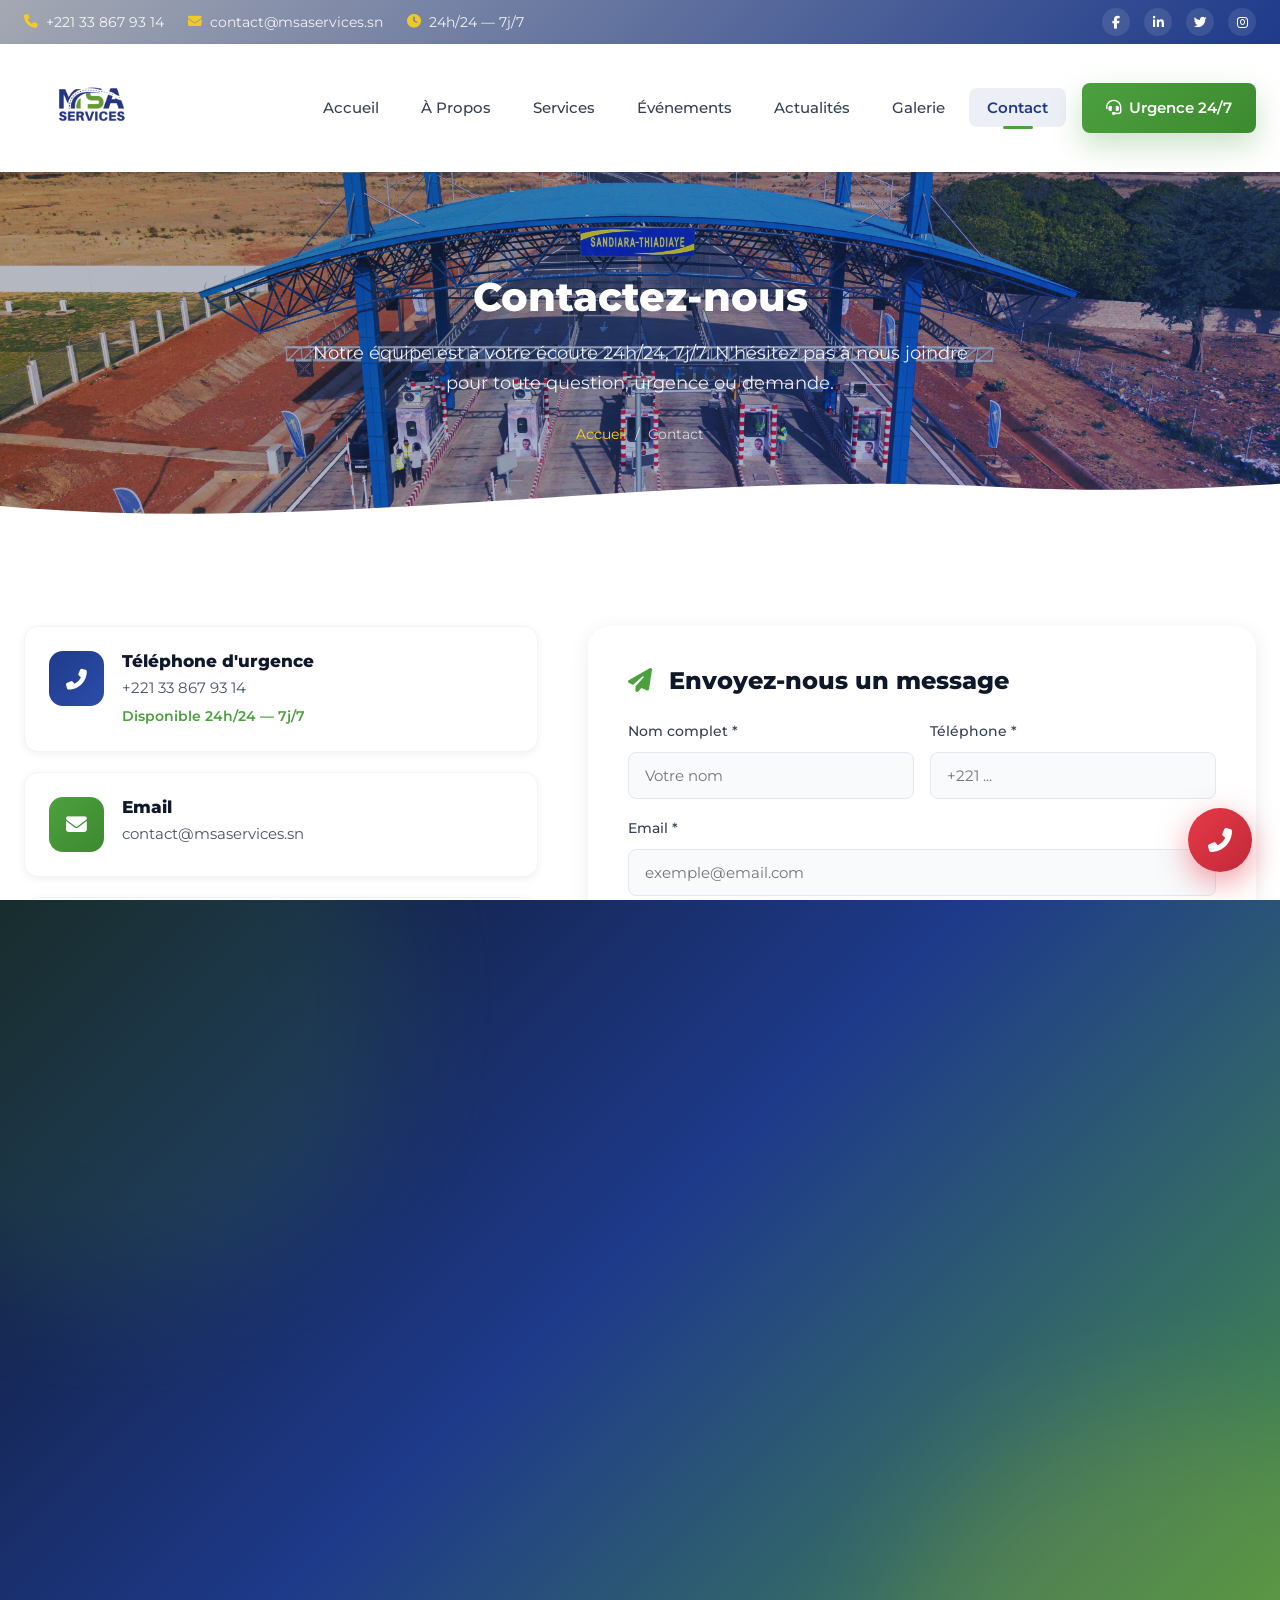
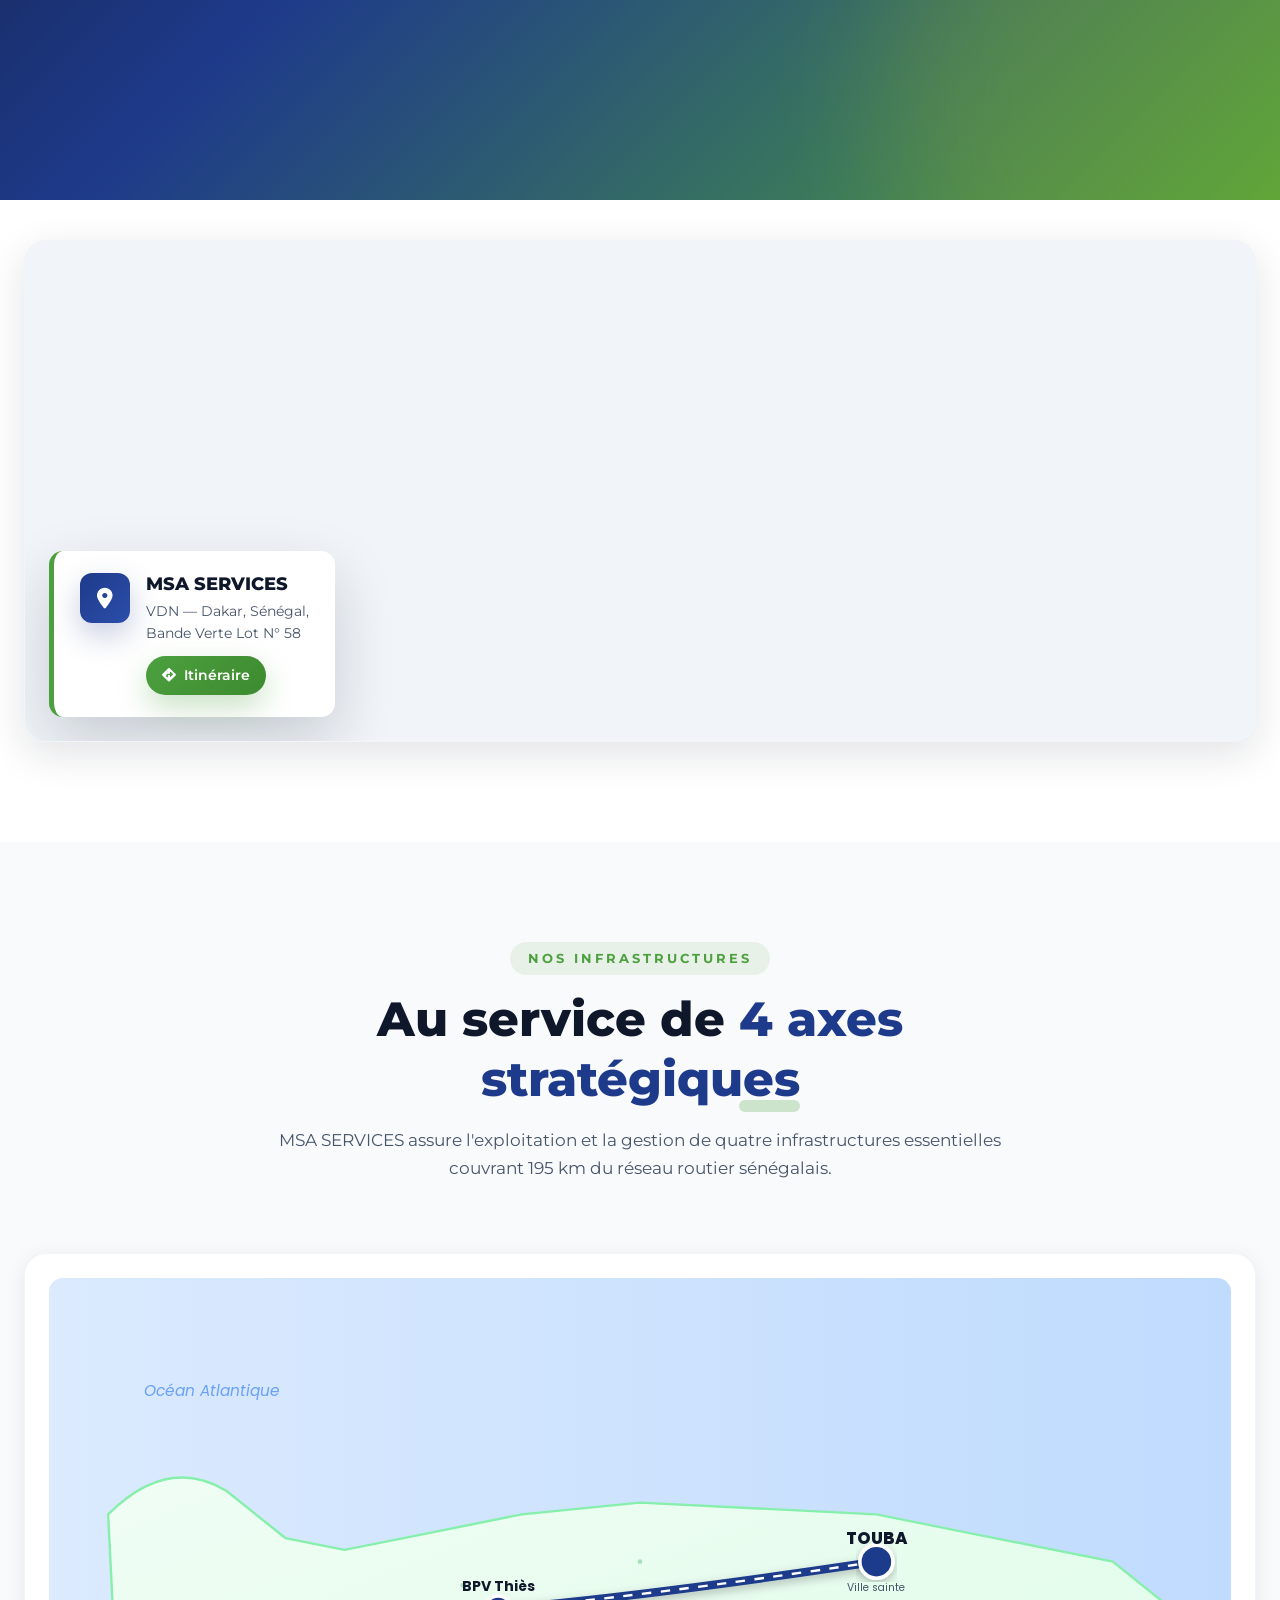
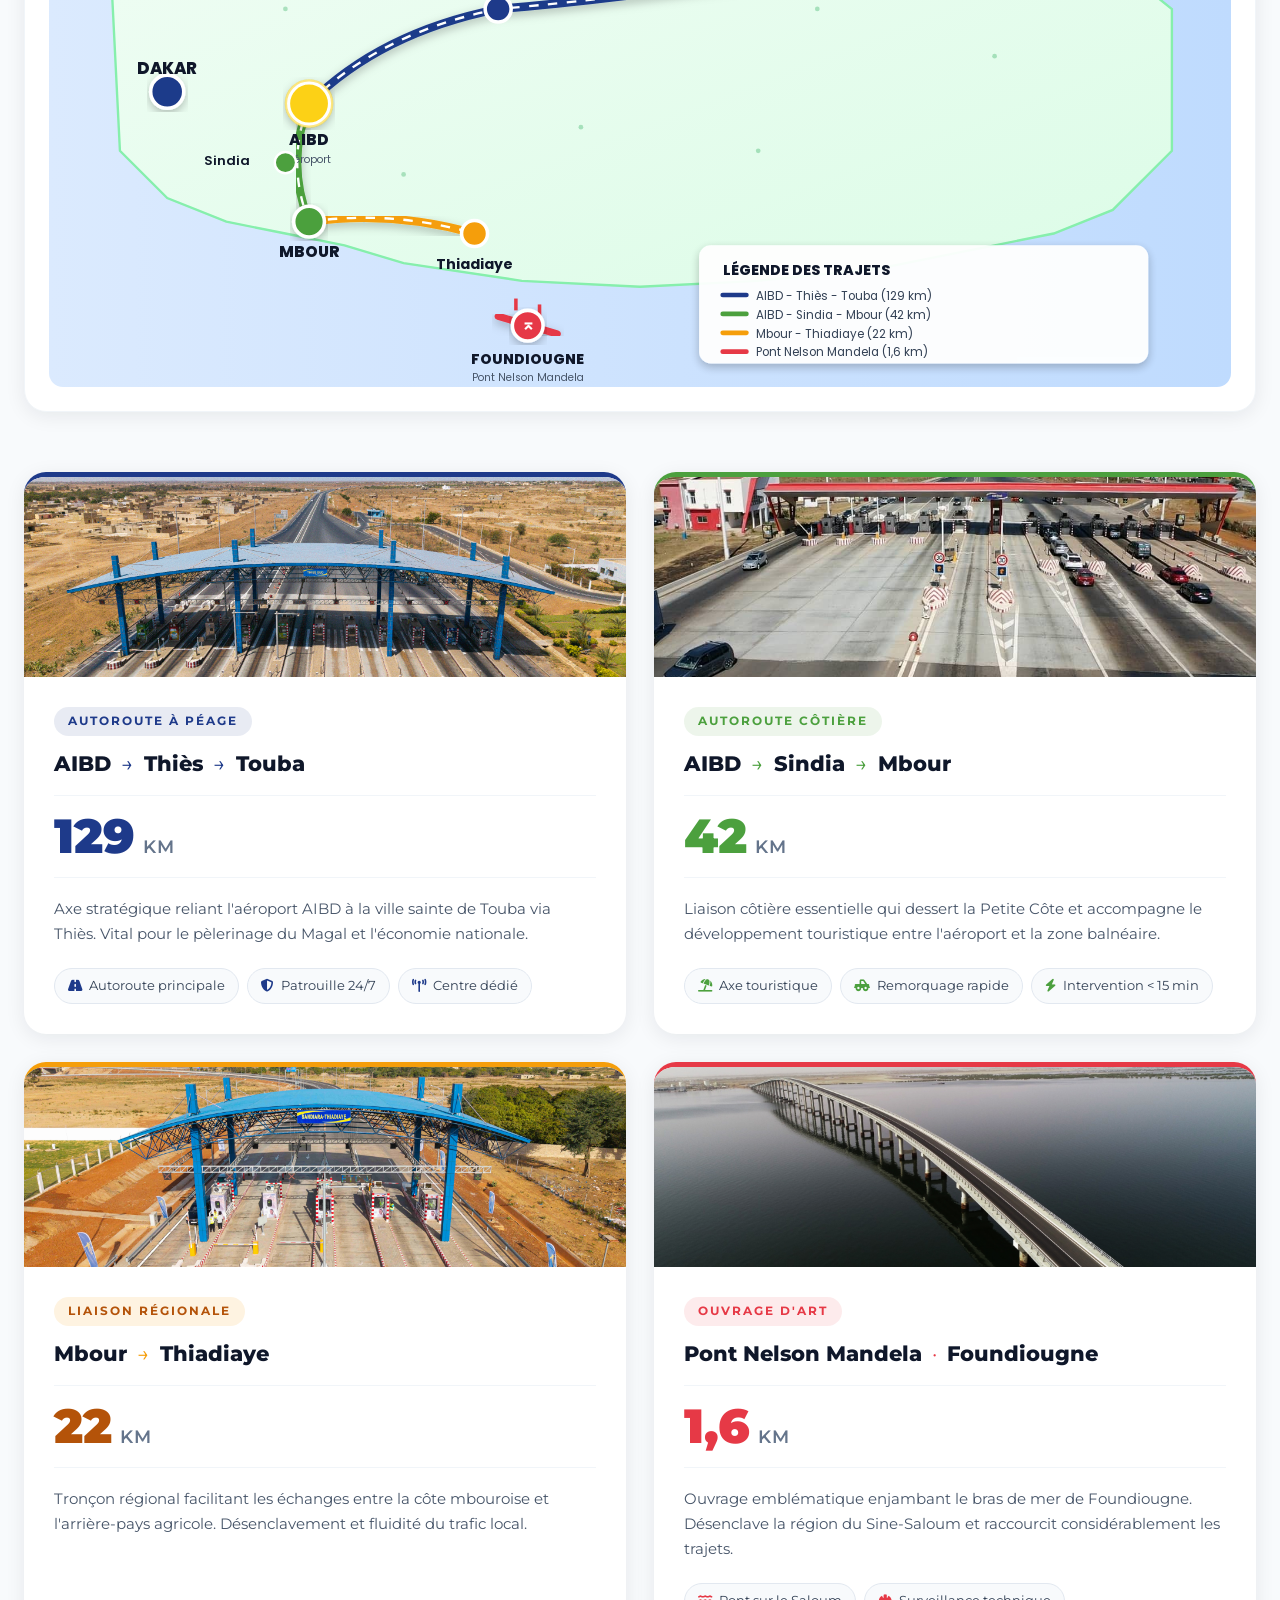
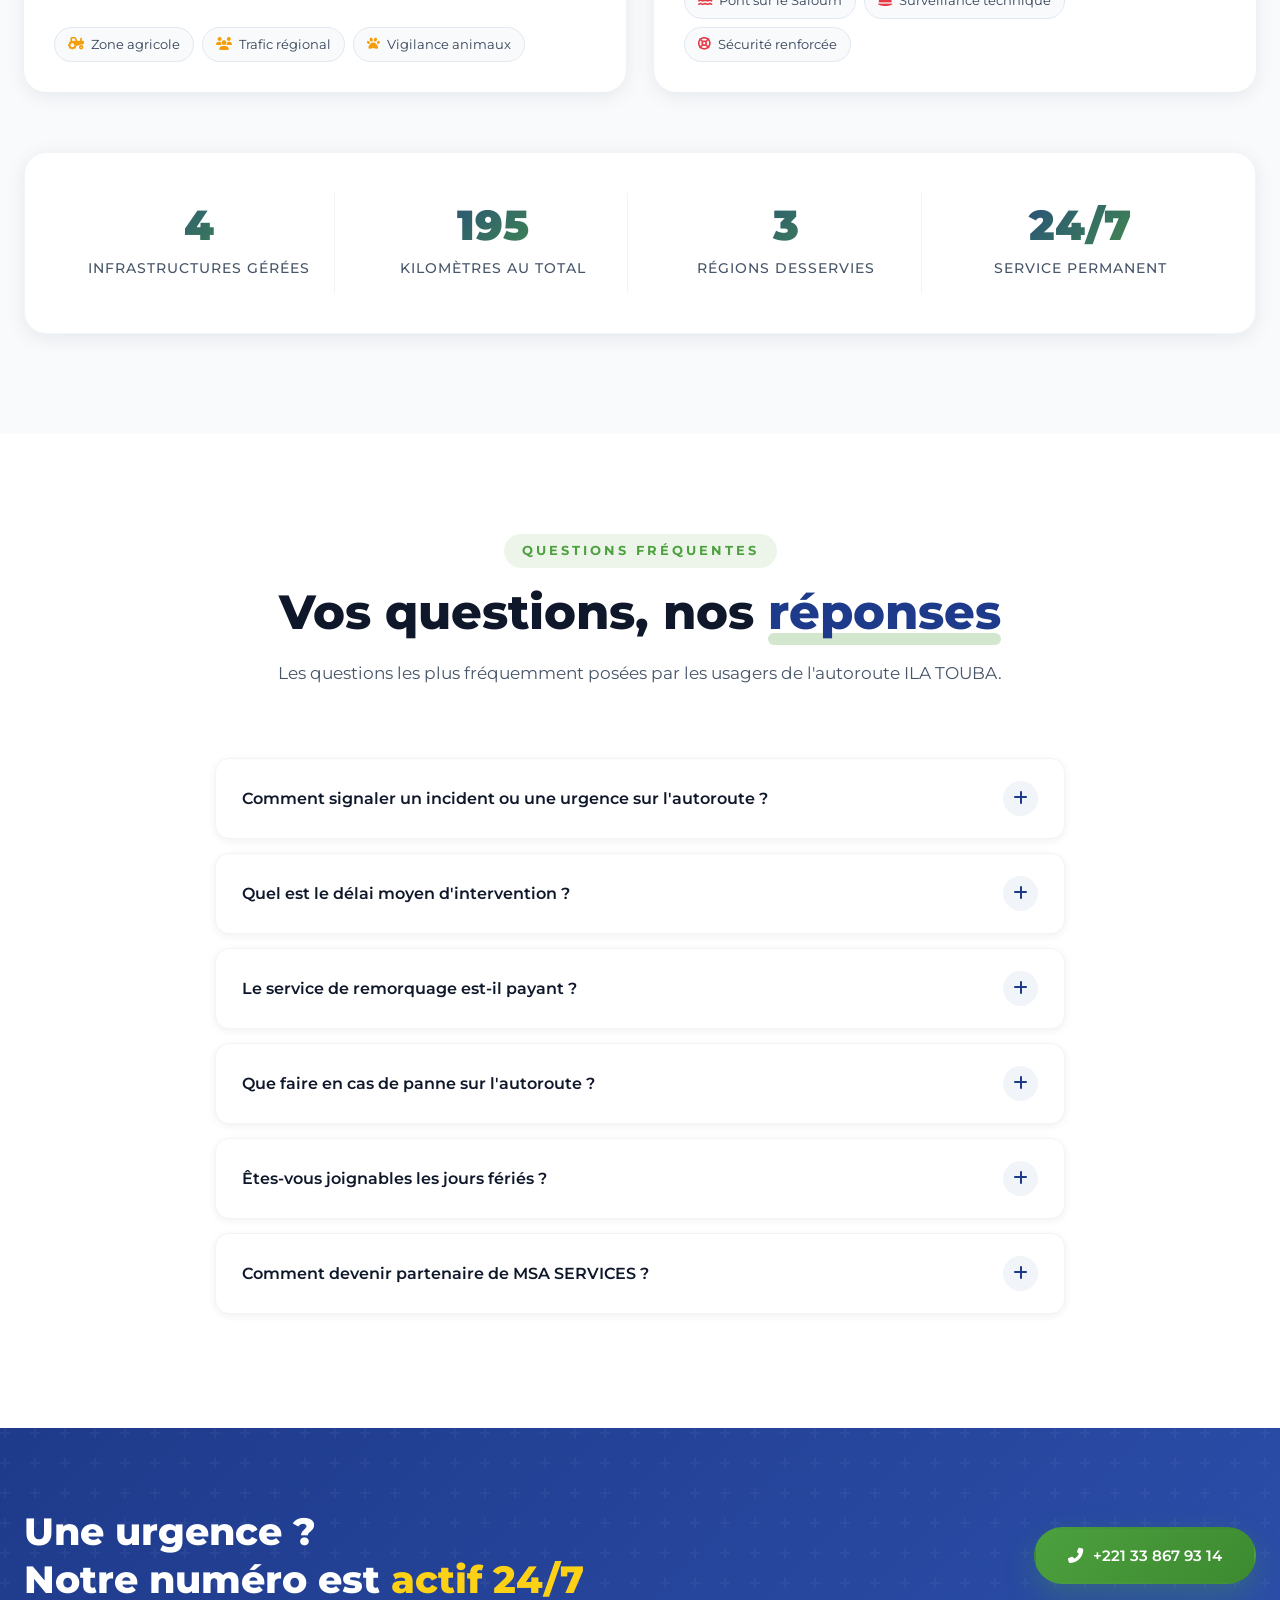
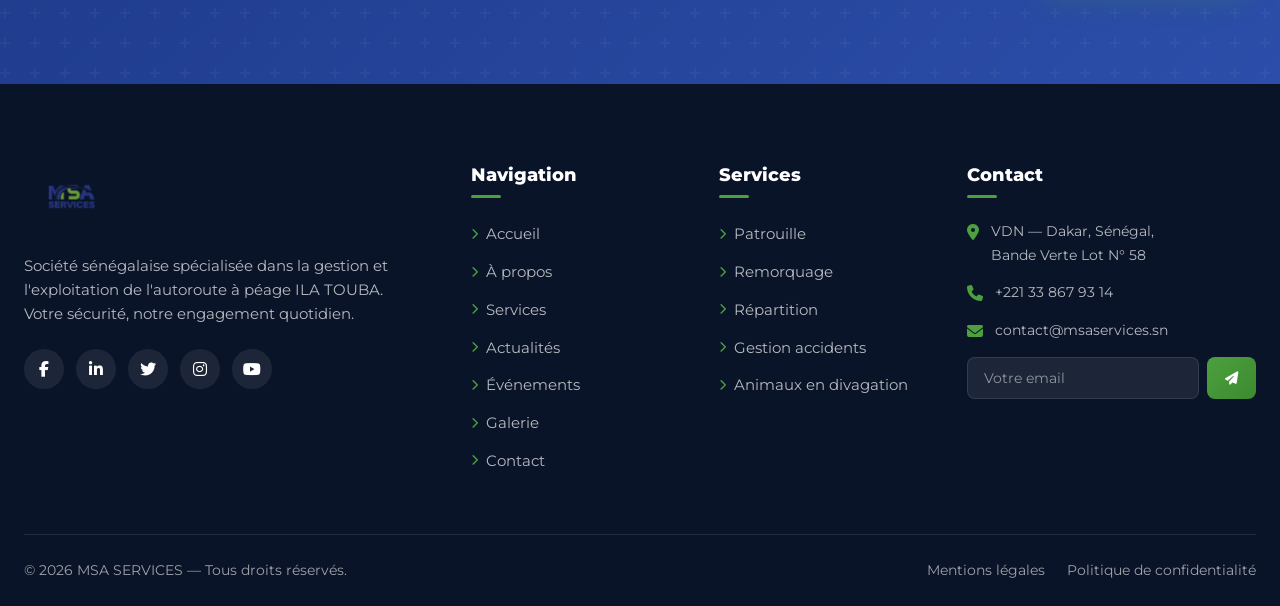
<file: contact.html>
<!DOCTYPE html>
<html lang="fr">
<head>
<meta charset="UTF-8">
<meta name="viewport" content="width=device-width, initial-scale=1.0">
<title>Contact — MSA SERVICES</title>
<meta name="description" content="Contactez MSA SERVICES, gestionnaire de l'autoroute ILA TOUBA. Service joignable 24h/24, 7j/7.">
<link rel="preconnect" href="https://fonts.googleapis.com">
<link rel="preconnect" href="https://fonts.gstatic.com" crossorigin>
<link href="https://fonts.googleapis.com/css2?family=Montserrat:wght@400;500;600;700;800;900&family=Poppins:wght@300;400;500;600;700&display=swap" rel="stylesheet">
<link rel="stylesheet" href="https://cdnjs.cloudflare.com/ajax/libs/font-awesome/6.4.0/css/all.min.css">
<link rel="stylesheet" href="css/styles.css">
<link rel="icon" type="image/png" href="images/logo.png">
<style>
.map-wrapper {
  border-radius: var(--radius-lg);
  overflow: hidden;
  box-shadow: var(--shadow-lg);
  height: 450px;
  background: linear-gradient(135deg, #e8f5e9, #c8e6c9);
  position: relative;
}
.map-svg-big {
  width: 100%;
  height: 100%;
}
.map-info {
  position: absolute;
  bottom: 24px; left: 24px;
  background: white;
  padding: 18px 22px;
  border-radius: var(--radius-md);
  box-shadow: var(--shadow-md);
  display: flex;
  align-items: center;
  gap: 14px;
}
.map-info .pin-icon {
  width: 50px; height: 50px;
  background: var(--grad-primary);
  border-radius: 14px;
  display: flex;
  align-items: center;
  justify-content: center;
  color: white;
  font-size: 1.3rem;
}
.map-info strong { display: block; color: var(--dark); font-size: 1rem; }
.map-info span { color: var(--gray-500); font-size: 0.85rem; }
</style>
</head>
<body>

<!-- ===== TOPBAR ===== -->
<div class="topbar">
  <div class="container topbar-inner">
    <div class="topbar-info">
      <span><i class="fas fa-phone"></i> +221 33 867 93 14</span>
      <span><i class="fas fa-envelope"></i> contact@msaservices.sn</span>
      <span><i class="fas fa-clock"></i> 24h/24 — 7j/7</span>
    </div>
    <div class="topbar-social">
      <a><i class="fab fa-facebook-f"></i></a>
      <a><i class="fab fa-linkedin-in"></i></a>
      <a><i class="fab fa-twitter"></i></a>
      <a><i class="fab fa-instagram"></i></a>
    </div>
  </div>
</div>

<!-- ===== NAVBAR ===== -->
<nav class="navbar">
  <div class="navbar-inner">
    <a href="index.html" class="logo"><img src="images/logo.png" alt="MSA Services"></a>
    <ul class="nav-menu">
        <li><a href="index.html" class="nav-link">Accueil</a></li>
        <li><a href="apropos.html" class="nav-link">À Propos</a></li>
        <li><a href="services.html" class="nav-link">Services</a></li>
        <li><a href="evenements.html" class="nav-link">Événements</a></li>
        <li><a href="actualites.html" class="nav-link">Actualités</a></li>
        <li><a href="galerie.html" class="nav-link">Galerie</a></li>
        <li><a href="contact.html" class="nav-link active">Contact</a></li>
        <li><a href="tel:+221" class="nav-link nav-cta">
          <i class="fas fa-headset"></i> Urgence 24/7
        </a></li>
      </ul>
    <button class="menu-toggle"><i class="fas fa-bars"></i></button>
  </div>
</nav>

<!-- ===== PAGE HEADER ===== -->
<section class="page-header">
  <div class="page-header-content">
    <h1>Contactez-nous</h1>
    <p>Notre équipe est à votre écoute 24h/24, 7j/7. N'hésitez pas à nous joindre pour toute question, urgence ou demande.</p>
    <div class="breadcrumb">
      <a href="index.html">Accueil</a>
      <span>/</span>
      <span>Contact</span>
    </div>
  </div>
</section>

<!-- ===== CONTACT ===== -->
<section class="services-section">
  <div class="container">
    <div class="contact-grid">
      <div class="contact-info-list reveal">
        <div class="contact-card">
          <div class="contact-card-icon"><i class="fas fa-phone-alt"></i></div>
          <div>
            <h4>Téléphone d'urgence</h4>
            <p><a href="tel:+221338679314">+221 33 867 93 14</a></p>
            <p style="font-size:0.85rem;color:var(--secondary);font-weight:600;margin-top:4px;">Disponible 24h/24 — 7j/7</p>
          </div>
        </div>
        <div class="contact-card">
          <div class="contact-card-icon"><i class="fas fa-envelope"></i></div>
          <div>
            <h4>Email</h4>
            <p><a href="mailto:contact@msaservices.sn">contact@msaservices.sn</a></p>
          </div>
        </div>
        <div class="contact-card">
          <div class="contact-card-icon"><i class="fas fa-map-marker-alt"></i></div>
          <div>
            <h4>Siège social</h4>
            <p>VDN — Dakar, Sénégal,<br>Bande Verte Lot N° 58<br>République du Sénégal</p>
          </div>
        </div>
        <div class="contact-card">
          <div class="contact-card-icon"><i class="fas fa-clock"></i></div>
          <div>
            <h4>Horaires</h4>
            <p>Bureaux : Lun-Ven, 8h - 18h<br>Service opérationnel : 24/7</p>
          </div>
        </div>
      </div>

      <form class="contact-form reveal">
        <h3><i class="fas fa-paper-plane" style="color:var(--secondary);margin-right:10px;"></i> Envoyez-nous un message</h3>
        <div class="form-row">
          <div class="form-group">
            <label>Nom complet *</label>
            <input type="text" placeholder="Votre nom" required>
          </div>
          <div class="form-group">
            <label>Téléphone *</label>
            <input type="tel" placeholder="+221 ..." required>
          </div>
        </div>
        <div class="form-group">
          <label>Email *</label>
          <input type="email" placeholder="exemple@email.com" required>
        </div>
        <div class="form-group">
          <label>Type de demande *</label>
          <select required>
            <option value="">— Sélectionnez —</option>
            <option>Information générale</option>
            <option>Signalement d'incident</option>
            <option>Demande de remorquage</option>
            <option>Réclamation</option>
            <option>Partenariat</option>
            <option>Recrutement</option>
            <option>Presse / Média</option>
            <option>Autre</option>
          </select>
        </div>
        <div class="form-group">
          <label>Sujet</label>
          <input type="text" placeholder="Sujet de votre message">
        </div>
        <div class="form-group">
          <label>Votre message *</label>
          <textarea rows="5" placeholder="Décrivez votre demande en détail..." required></textarea>
        </div>
        <button type="submit" class="btn btn-primary" style="width:100%;justify-content:center;">
          <i class="fas fa-paper-plane"></i> Envoyer le message
        </button>
      </form>
    </div>
  </div>
</section>

<!-- ===== GOOGLE MAPS ===== -->
<section class="location-map">
  <div class="container">
    <div class="section-header reveal">
      <span class="section-tag">Où nous trouver</span>
      <h2 class="section-title">Notre <span>siège social</span></h2>
      <p class="section-subtitle">Rendez-nous visite à notre Diréction Générale. Nos équipes vous accueillent du lundi au vendredi.</p>
    </div>

    <div class="map-frame reveal">
      <!-- Iframe Google Maps -->
      <iframe src="https://www.google.com/maps/embed?pb=!1m18!1m12!1m3!1d3390.9869587976245!2d-17.472914225180887!3d14.740713344722046!2m3!1f0!2f0!3f0!3m2!1i1024!2i768!4f13.1!3m3!1m2!1s0xec10d711266d09f%3A0x17b6c73318d0f4a0!2sMS%20%26%20ASSOCIES-%20MSA!5e1!3m2!1sfr!2ssn!4v1778260661201!5m2!1sfr!2ssn" width="600" height="450" style="border:0;" allowfullscreen="" loading="lazy" referrerpolicy="no-referrer-when-downgrade"></iframe>

      <!-- Carte info en overlay -->
      <div class="map-info-card">
        <div class="map-info-icon">
          <i class="fas fa-map-marker-alt"></i>
        </div>
        <div class="map-info-content">
          <h4>MSA SERVICES</h4>
          <p>VDN — Dakar, Sénégal,<br>Bande Verte Lot N° 58</p>
          <a href="https://maps.app.goo.gl/tYaxA4tKqznv96iC9" target="_blank" rel="noopener" class="map-info-link">
            <i class="fas fa-directions"></i> Itinéraire
          </a>
        </div>
      </div>
    </div>
  </div>
</section>

<!-- ===== NOS INFRASTRUCTURES ===== -->
<section class="infrastructures" id="infrastructures">
  <div class="container">
    <div class="section-header reveal">
      <span class="section-tag">Nos Infrastructures</span>
      <h2 class="section-title">Au service de <span>4 axes stratégiques</span></h2>
      <p class="section-subtitle">MSA SERVICES assure l'exploitation et la gestion de quatre infrastructures essentielles couvrant 195 km du réseau routier sénégalais.</p>
    </div>

    <!-- Carte interactive du Sénégal -->
    <div class="infra-map reveal">
      <svg viewBox="0 0 1000 600" xmlns="http://www.w3.org/2000/svg">
        <defs>
          <linearGradient id="senegalBg" x1="0" y1="0" x2="1" y2="1">
            <stop offset="0%" stop-color="#f0fdf4"/>
            <stop offset="100%" stop-color="#dcfce7"/>
          </linearGradient>
          <linearGradient id="oceanBg" x1="0" y1="0" x2="1" y2="0">
            <stop offset="0%" stop-color="#dbeafe"/>
            <stop offset="100%" stop-color="#bfdbfe"/>
          </linearGradient>
          <filter id="dropShadow">
            <feDropShadow dx="0" dy="3" stdDeviation="4" flood-opacity="0.25"/>
          </filter>
        </defs>

        <!-- Background -->
        <rect width="1000" height="600" fill="url(#oceanBg)"/>

        <!-- Outline simplifié du Sénégal occidental -->
        <path d="M 50 200 Q 100 150 150 180 L 200 220 L 250 230 L 300 220 L 400 200 L 500 190 L 600 195 L 700 200 L 800 220 L 900 240 L 950 280 L 950 400 L 900 450 L 850 470 L 800 480 L 750 490 L 700 500 L 600 510 L 500 515 L 400 510 L 300 495 L 250 480 L 200 470 L 150 460 L 100 440 L 60 400 Z"
              fill="url(#senegalBg)" stroke="#86efac" stroke-width="2"/>

        <!-- Petits points décoratifs -->
        <g opacity="0.3" fill="#16a34a">
          <circle cx="200" cy="280" r="2"/>
          <circle cx="350" cy="260" r="2"/>
          <circle cx="500" cy="240" r="2"/>
          <circle cx="650" cy="280" r="2"/>
          <circle cx="800" cy="320" r="2"/>
          <circle cx="450" cy="380" r="2"/>
          <circle cx="600" cy="400" r="2"/>
          <circle cx="300" cy="420" r="2"/>
        </g>

        <!-- Légende "Océan Atlantique" -->
        <text x="80" y="100" font-family="Poppins" font-size="13" fill="#3b82f6" font-style="italic" opacity="0.7">Océan Atlantique</text>

        <!-- ==================== TRAJETS ==================== -->

        <!-- Route 1 : AIBD - THIÈS - TOUBA (bleu) -->
        <path d="M 220 360 Q 280 300 380 280 Q 500 270 700 240"
              stroke="#1e3a8a" stroke-width="7" fill="none" stroke-linecap="round" filter="url(#dropShadow)"/>
        <path d="M 220 360 Q 280 300 380 280 Q 500 270 700 240"
              stroke="white" stroke-width="2" fill="none" stroke-dasharray="8 8"/>

        <!-- Route 2 : AIBD - SINDIA - MBOUR (vert) -->
        <path d="M 220 360 Q 200 410 220 460"
              stroke="#4ca03e" stroke-width="7" fill="none" stroke-linecap="round" filter="url(#dropShadow)"/>
        <path d="M 220 360 Q 200 410 220 460"
              stroke="white" stroke-width="2" fill="none" stroke-dasharray="8 8"/>

        <!-- Route 3 : MBOUR - THIADIAYE (orange/jaune) -->
        <path d="M 220 460 Q 290 450 360 470"
              stroke="#f59e0b" stroke-width="7" fill="none" stroke-linecap="round" filter="url(#dropShadow)"/>
        <path d="M 220 460 Q 290 450 360 470"
              stroke="white" stroke-width="2" fill="none" stroke-dasharray="8 8"/>

        <!-- Route 4 : PONT NELSON MANDELA (rouge) -->
        <g>
          <line x1="380" y1="540" x2="430" y2="555" stroke="#e63946" stroke-width="6" stroke-linecap="round" filter="url(#dropShadow)"/>
          <!-- Tours du pont -->
          <line x1="395" y1="535" x2="395" y2="525" stroke="#e63946" stroke-width="3"/>
          <line x1="415" y1="540" x2="415" y2="530" stroke="#e63946" stroke-width="3"/>
        </g>

        <!-- ==================== VILLES ==================== -->

        <!-- Dakar -->
        <circle cx="100" cy="350" r="14" fill="#1e3a8a" stroke="white" stroke-width="3" filter="url(#dropShadow)"/>
        <text x="100" y="335" font-family="Poppins" font-size="14" font-weight="800" fill="#0f172a" text-anchor="middle">DAKAR</text>

        <!-- AIBD (point central de connexion) -->
        <circle cx="220" cy="360" r="18" fill="#fcd116" stroke="white" stroke-width="4" filter="url(#dropShadow)"/>
        <text x="220" y="395" font-family="Poppins" font-size="13" font-weight="800" fill="#0f172a" text-anchor="middle">AIBD</text>
        <text x="220" y="410" font-family="Poppins" font-size="9" fill="#475569" text-anchor="middle">Aéroport</text>

        <!-- Animation pulse autour AIBD -->
        <circle cx="220" cy="360" r="18" fill="none" stroke="#fcd116" stroke-width="2" opacity="0.6">
          <animate attributeName="r" values="18;35;18" dur="2.5s" repeatCount="indefinite"/>
          <animate attributeName="opacity" values="0.6;0;0.6" dur="2.5s" repeatCount="indefinite"/>
        </circle>

        <!-- Thiès -->
        <circle cx="380" cy="280" r="11" fill="#1e3a8a" stroke="white" stroke-width="3"/>
        <text x="380" y="265" font-family="Poppins" font-size="12" font-weight="700" fill="#0f172a" text-anchor="middle">BPV Thiès</text>

        <!-- Touba -->
        <circle cx="700" cy="240" r="14" fill="#1e3a8a" stroke="white" stroke-width="3" filter="url(#dropShadow)"/>
        <text x="700" y="225" font-family="Poppins" font-size="14" font-weight="800" fill="#0f172a" text-anchor="middle">TOUBA</text>
        <text x="700" y="265" font-family="Poppins" font-size="9" fill="#475569" text-anchor="middle">Ville sainte</text>

        <!-- Sindia -->
        <circle cx="200" cy="410" r="9" fill="#4ca03e" stroke="white" stroke-width="2"/>
        <text x="170" y="412" font-family="Poppins" font-size="11" font-weight="600" fill="#0f172a" text-anchor="end">Sindia</text>

        <!-- Mbour -->
        <circle cx="220" cy="460" r="13" fill="#4ca03e" stroke="white" stroke-width="3" filter="url(#dropShadow)"/>
        <text x="220" y="490" font-family="Poppins" font-size="13" font-weight="800" fill="#0f172a" text-anchor="middle">MBOUR</text>

        <!-- Thiadiaye -->
        <circle cx="360" cy="470" r="11" fill="#f59e0b" stroke="white" stroke-width="3"/>
        <text x="360" y="500" font-family="Poppins" font-size="12" font-weight="700" fill="#0f172a" text-anchor="middle">Thiadiaye</text>

        <!-- Foundiougne (avec icône pont) -->
        <g filter="url(#dropShadow)">
          <circle cx="405" cy="548" r="13" fill="#e63946" stroke="white" stroke-width="3"/>
          <text x="405" y="552" font-family="Poppins" font-size="14" font-weight="900" fill="white" text-anchor="middle">⌅</text>
        </g>
        <text x="405" y="580" font-family="Poppins" font-size="12" font-weight="800" fill="#0f172a" text-anchor="middle">FOUNDIOUGNE</text>
        <text x="405" y="595" font-family="Poppins" font-size="9" fill="#475569" text-anchor="middle">Pont Nelson Mandela</text>

        <!-- Légende des distances -->
        <g transform="translate(550, 480)">
          <rect width="380" height="100" rx="10" fill="white" opacity="0.95" filter="url(#dropShadow)"/>
          <text x="20" y="25" font-family="Poppins" font-size="12" font-weight="800" fill="#0f172a">LÉGENDE DES TRAJETS</text>

          <line x1="20" y1="42" x2="40" y2="42" stroke="#1e3a8a" stroke-width="4" stroke-linecap="round"/>
          <text x="48" y="46" font-family="Poppins" font-size="10" fill="#334155">AIBD - Thiès - Touba (129 km)</text>

          <line x1="20" y1="58" x2="40" y2="58" stroke="#4ca03e" stroke-width="4" stroke-linecap="round"/>
          <text x="48" y="62" font-family="Poppins" font-size="10" fill="#334155">AIBD - Sindia - Mbour (42 km)</text>

          <line x1="20" y1="74" x2="40" y2="74" stroke="#f59e0b" stroke-width="4" stroke-linecap="round"/>
          <text x="48" y="78" font-family="Poppins" font-size="10" fill="#334155">Mbour - Thiadiaye (22 km)</text>

          <line x1="20" y1="90" x2="40" y2="90" stroke="#e63946" stroke-width="4" stroke-linecap="round"/>
          <text x="48" y="94" font-family="Poppins" font-size="10" fill="#334155">Pont Nelson Mandela (1,6 km)</text>
        </g>
      </svg>
    </div>

    <!-- Grille de 4 cartes -->
    <div class="infra-grid">
      <article class="infra-card infra-card--blue reveal">
        <div class="infra-image">
          <img src="images/Thiese--.png" alt="Formation">
        </div>
        <div class="infra-body">
          <span class="infra-type">Autoroute à péage</span>
          <h3>AIBD <span class="infra-arrow">→</span> Thiès <span class="infra-arrow">→</span> Touba</h3>
          <div class="infra-distance">
            <strong>129</strong>
            <span>km</span>
          </div>
          <p>Axe stratégique reliant l'aéroport AIBD à la ville sainte de Touba via Thiès. Vital pour le pèlerinage du Magal et l'économie nationale.</p>
          <ul class="infra-features">
            <li><i class="fas fa-road"></i> Autoroute principale</li>
            <li><i class="fas fa-shield-alt"></i> Patrouille 24/7</li>
            <li><i class="fas fa-broadcast-tower"></i> Centre dédié</li>
          </ul>
        </div>
      </article>

      <article class="infra-card infra-card--green reveal">
        <div class="infra-image">
          <img src="images/Base kirene.jpg" alt="Formation">
        </div>
        <div class="infra-body">
          <span class="infra-type">Autoroute côtière</span>
          <h3>AIBD <span class="infra-arrow">→</span> Sindia <span class="infra-arrow">→</span> Mbour</h3>
          <div class="infra-distance">
            <strong>42</strong>
            <span>km</span>
          </div>
          <p>Liaison côtière essentielle qui dessert la Petite Côte et accompagne le développement touristique entre l'aéroport et la zone balnéaire.</p>
          <ul class="infra-features">
            <li><i class="fas fa-umbrella-beach"></i> Axe touristique</li>
            <li><i class="fas fa-truck-pickup"></i> Remorquage rapide</li>
            <li><i class="fas fa-bolt"></i> Intervention &lt; 15 min</li>
          </ul>
        </div>
      </article>

      <article class="infra-card infra-card--yellow reveal">
        <div class="infra-image">
          <img src="images/Thiadiaye.jpg" alt="Formation">
        </div>
        <div class="infra-body">
          <span class="infra-type">Liaison régionale</span>
          <h3>Mbour <span class="infra-arrow">→</span> Thiadiaye</h3>
          <div class="infra-distance">
            <strong>22</strong>
            <span>km</span>
          </div>
          <p>Tronçon régional facilitant les échanges entre la côte mbouroise et l'arrière-pays agricole. Désenclavement et fluidité du trafic local.</p>
          <ul class="infra-features">
            <li><i class="fas fa-tractor"></i> Zone agricole</li>
            <li><i class="fas fa-users"></i> Trafic régional</li>
            <li><i class="fas fa-paw"></i> Vigilance animaux</li>
          </ul>
        </div>
      </article>

      <article class="infra-card infra-card--red reveal">
        <div class="infra-image">
          <img src="images/infra-pont-foundiougne-B3_mCcYA-2.jpg" alt="Formation">
        </div>
        <div class="infra-body">
          <span class="infra-type">Ouvrage d'art</span>
          <h3>Pont Nelson Mandela <span class="infra-arrow">·</span> Foundiougne</h3>
          <div class="infra-distance">
            <strong>1,6</strong>
            <span>km</span>
          </div>
          <p>Ouvrage emblématique enjambant le bras de mer de Foundiougne. Désenclave la région du Sine-Saloum et raccourcit considérablement les trajets.</p>
          <ul class="infra-features">
            <li><i class="fas fa-water"></i> Pont sur le Saloum</li>
            <li><i class="fas fa-hard-hat"></i> Surveillance technique</li>
            <li><i class="fas fa-life-ring"></i> Sécurité renforcée</li>
          </ul>
        </div>
      </article>
    </div>

    <!-- Stats récap -->
    <div class="infra-stats reveal">
      <div class="infra-stat">
        <strong>4</strong>
        <span>Infrastructures gérées</span>
      </div>
      <div class="infra-stat">
        <strong>195</strong>
        <span>Kilomètres au total</span>
      </div>
      <div class="infra-stat">
        <strong>3</strong>
        <span>Régions desservies</span>
      </div>
      <div class="infra-stat">
        <strong>24/7</strong>
        <span>Service permanent</span>
      </div>
    </div>
  </div>
</section>

<!-- ===== FAQ ===== -->
<section class="services-section">
  <div class="container">
    <div class="section-header reveal">
      <span class="section-tag">Questions Fréquentes</span>
      <h2 class="section-title">Vos questions, nos <span>réponses</span></h2>
      <p class="section-subtitle">Les questions les plus fréquemment posées par les usagers de l'autoroute ILA TOUBA.</p>
    </div>
    <div class="faq-list">
      <div class="faq-item reveal">
        <div class="faq-question">
          <span>Comment signaler un incident ou une urgence sur l'autoroute ?</span>
          <span class="icon"><i class="fas fa-plus"></i></span>
        </div>
        <div class="faq-answer">
          <p>En cas d'urgence, composez immédiatement notre numéro disponible 24h/24, 7j/7. Vous pouvez également utiliser les bornes d'appel d'urgence présentes le long du tracé. Notre centre de répartition coordonnera l'envoi d'une équipe dans les meilleurs délais.</p>
        </div>
      </div>
      <div class="faq-item reveal">
        <div class="faq-question">
          <span>Quel est le délai moyen d'intervention ?</span>
          <span class="icon"><i class="fas fa-plus"></i></span>
        </div>
        <div class="faq-answer">
          <p>Notre délai moyen d'intervention est inférieur à 15 minutes sur l'ensemble du réseau. Nos équipes sont positionnées à des points stratégiques pour garantir une réactivité optimale, de Dakar à Touba.</p>
        </div>
      </div>
      <div class="faq-item reveal">
        <div class="faq-question">
          <span>Le service de remorquage est-il payant ?</span>
          <span class="icon"><i class="fas fa-plus"></i></span>
        </div>
        <div class="faq-answer">
          <p>Le remorquage suit une tarification réglementée et transparente. Le coût dépend du type de véhicule et de la distance. Notre objectif est avant tout d'assurer votre sécurité et la fluidité du trafic.</p>
        </div>
      </div>
      <div class="faq-item reveal">
        <div class="faq-question">
          <span>Que faire en cas de panne sur l'autoroute ?</span>
          <span class="icon"><i class="fas fa-plus"></i></span>
        </div>
        <div class="faq-answer">
          <p>Garez-vous sur la bande d'arrêt d'urgence, allumez vos feux de détresse, sortez du véhicule par le côté opposé à la circulation, placez le triangle de signalisation à 30 mètres, et appelez notre service d'urgence. Nos équipes interviendront rapidement.</p>
        </div>
      </div>
      <div class="faq-item reveal">
        <div class="faq-question">
          <span>Êtes-vous joignables les jours fériés ?</span>
          <span class="icon"><i class="fas fa-plus"></i></span>
        </div>
        <div class="faq-answer">
          <p>Oui, absolument. Notre service opérationnel fonctionne 24 heures sur 24, 7 jours sur 7, 365 jours par an. Aucune interruption, même pendant les jours fériés et les fêtes religieuses.</p>
        </div>
      </div>
      <div class="faq-item reveal">
        <div class="faq-question">
          <span>Comment devenir partenaire de MSA SERVICES ?</span>
          <span class="icon"><i class="fas fa-plus"></i></span>
        </div>
        <div class="faq-answer">
          <p>Pour toute proposition de partenariat institutionnel ou commercial, contactez-nous via le formulaire ci-dessus en sélectionnant "Partenariat". Notre direction reviendra vers vous rapidement pour échanger.</p>
        </div>
      </div>
    </div>
  </div>
</section>

<!-- ===== CTA ===== -->
<section class="cta-band">
  <div class="container cta-band-inner">
    <h2>Une urgence ?<br>Notre numéro est <span>actif 24/7</span></h2>
    <a href="tel:+221" class="btn btn-secondary"><i class="fas fa-phone-alt"></i> +221 33 867 93 14</a>
  </div>
</section>

<!-- ===== FOOTER ===== -->
<footer>
  <div class="container">
    <div class="footer-grid">
      <div class="footer-brand">
        <a href="index.html" class="logo">
          <img src="images/logo.png" alt="MSA Services">
        </a>
        <p>Société sénégalaise spécialisée dans la gestion et l'exploitation de l'autoroute à péage ILA TOUBA. Votre sécurité, notre engagement quotidien.</p>
        <div class="footer-social">
          <a><i class="fab fa-facebook-f"></i></a>
          <a><i class="fab fa-linkedin-in"></i></a>
          <a><i class="fab fa-twitter"></i></a>
          <a><i class="fab fa-instagram"></i></a>
          <a><i class="fab fa-youtube"></i></a>
        </div>
      </div>
      <div>
        <h4>Navigation</h4>
        <ul>
          <li><a href="index.html"><i class="fas fa-chevron-right"></i> Accueil</a></li>
          <li><a href="apropos.html"><i class="fas fa-chevron-right"></i> À propos</a></li>
          <li><a href="services.html"><i class="fas fa-chevron-right"></i> Services</a></li>
          <li><a href="actualites.html"><i class="fas fa-chevron-right"></i> Actualités</a></li>
          <li><a href="evenements.html"><i class="fas fa-chevron-right"></i> Événements</a></li>
          <li><a href="galerie.html"><i class="fas fa-chevron-right"></i> Galerie</a></li>
          <li><a href="contact.html"><i class="fas fa-chevron-right"></i> Contact</a></li>
        </ul>
      </div>
      <div>
        <h4>Services</h4>
        <ul>
          <li><a href="services.html#patrouille"><i class="fas fa-chevron-right"></i> Patrouille</a></li>
          <li><a href="services.html#remorquage"><i class="fas fa-chevron-right"></i> Remorquage</a></li>
          <li><a href="services.html#repartition"><i class="fas fa-chevron-right"></i> Répartition</a></li>
          <li><a href="evenements.html"><i class="fas fa-chevron-right"></i> Gestion accidents</a></li>
          <li><a href="evenements.html"><i class="fas fa-chevron-right"></i> Animaux en divagation</a></li>
        </ul>
      </div>
      <div>
        <h4>Contact</h4>
        <div class="footer-contact-item"><i class="fas fa-map-marker-alt"></i><p>VDN — Dakar, Sénégal,<br>Bande Verte Lot N° 58</p></div>
        <div class="footer-contact-item"><i class="fas fa-phone"></i><p>+221 33 867 93 14</p></div>
        <div class="footer-contact-item"><i class="fas fa-envelope"></i><p>contact@msaservices.sn</p></div>
        <form class="newsletter-form" onsubmit="event.preventDefault();alert('Inscription enregistrée !');">
          <input type="email" placeholder="Votre email" required>
          <button type="submit"><i class="fas fa-paper-plane"></i></button>
        </form>
      </div>
    </div>
    <div class="footer-bottom">
      <div>© 2026 MSA SERVICES — Tous droits réservés.</div>
      <div class="footer-bottom-links">
        <a>Mentions légales</a>
        <a>Politique de confidentialité</a>
      </div>
    </div>
  </div>
</footer>

<a href="tel:+221" class="emergency-float"><i class="fas fa-phone-alt"></i></a>

<script src="js/script.js"></script>
</body>
</html>
</file>
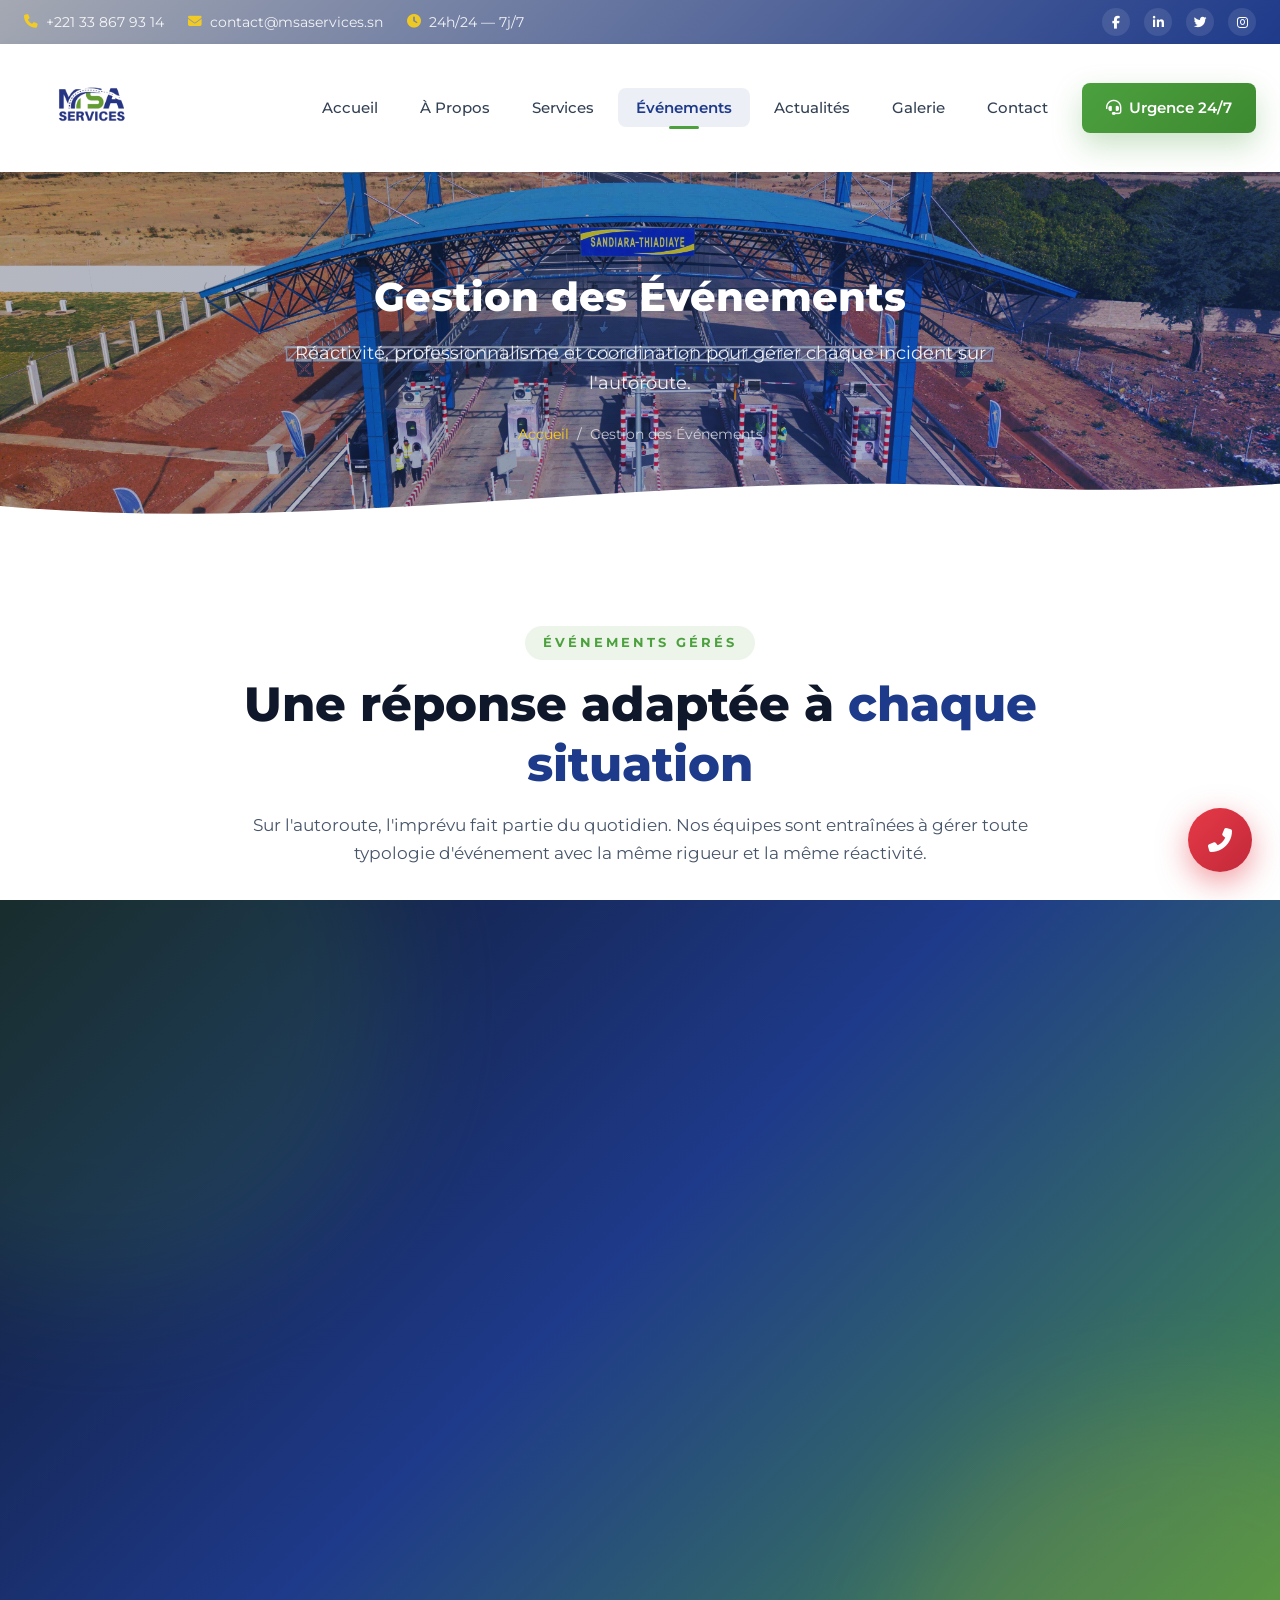
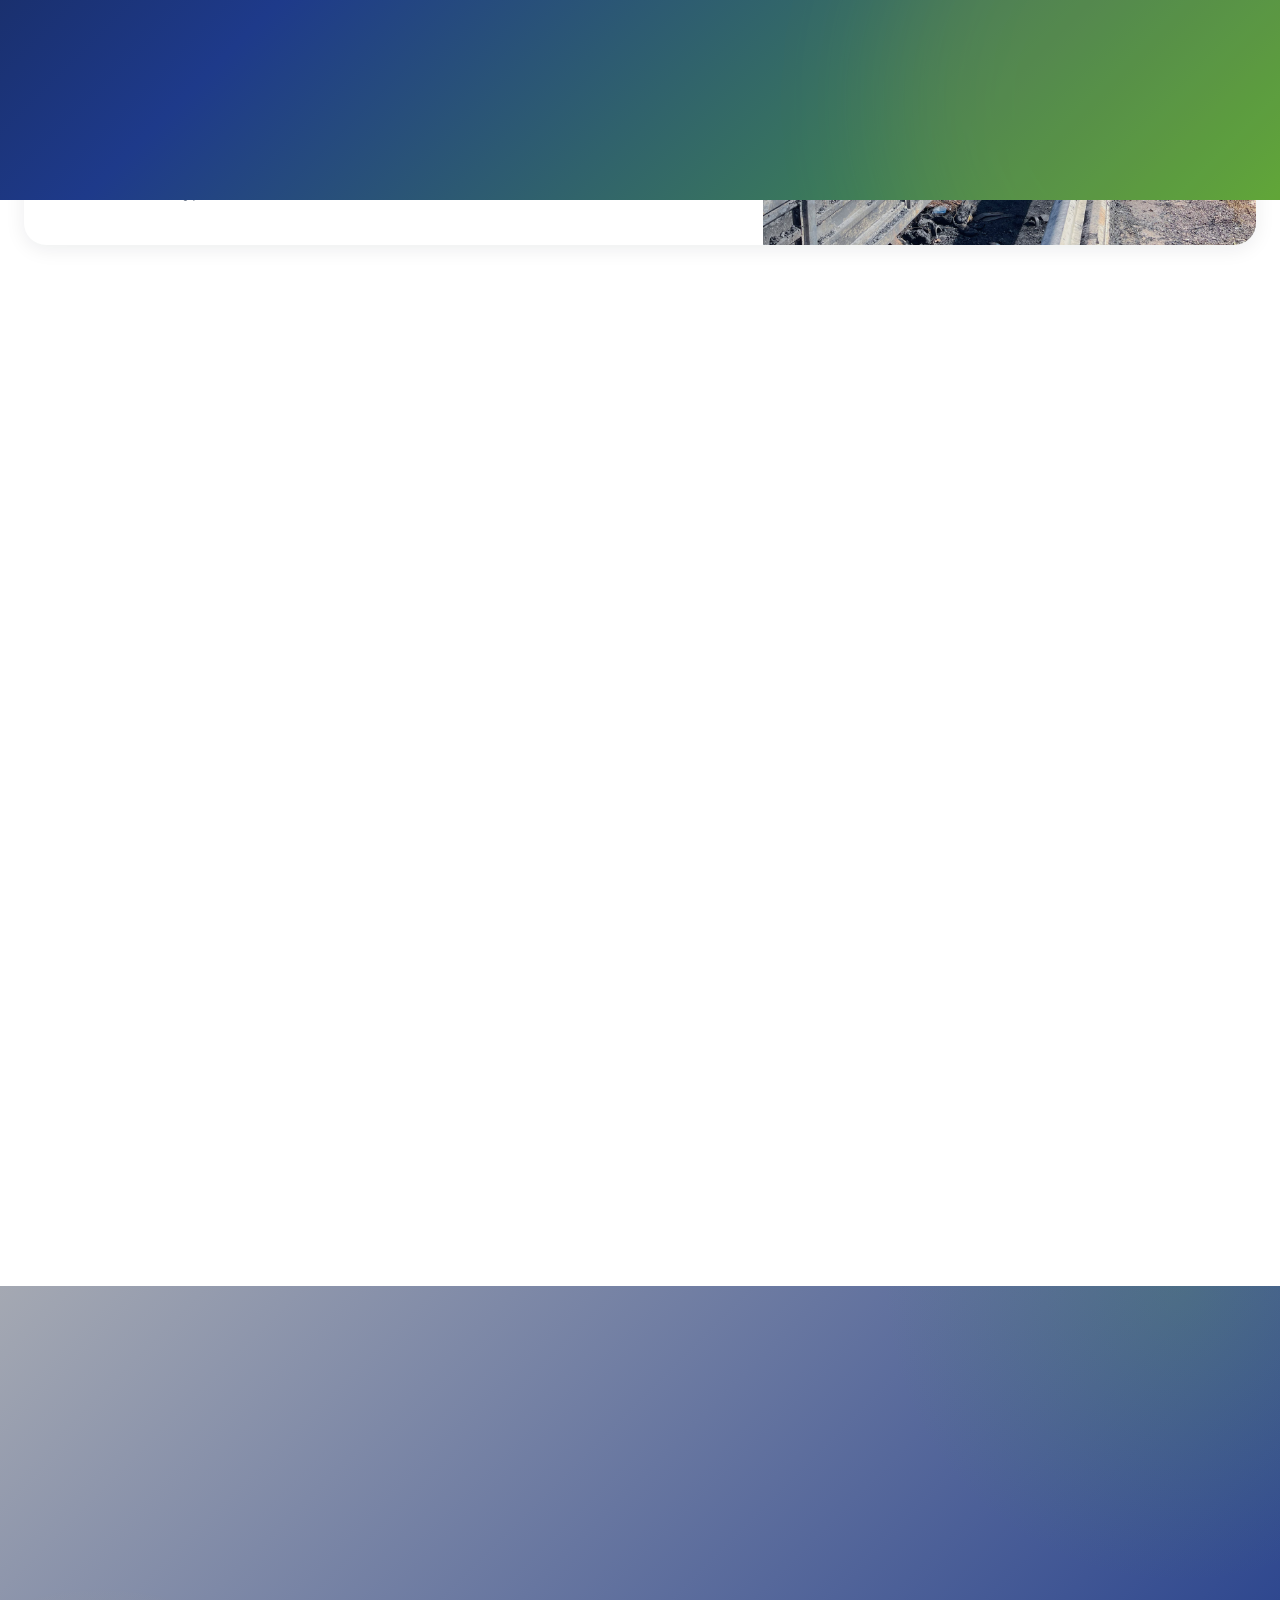
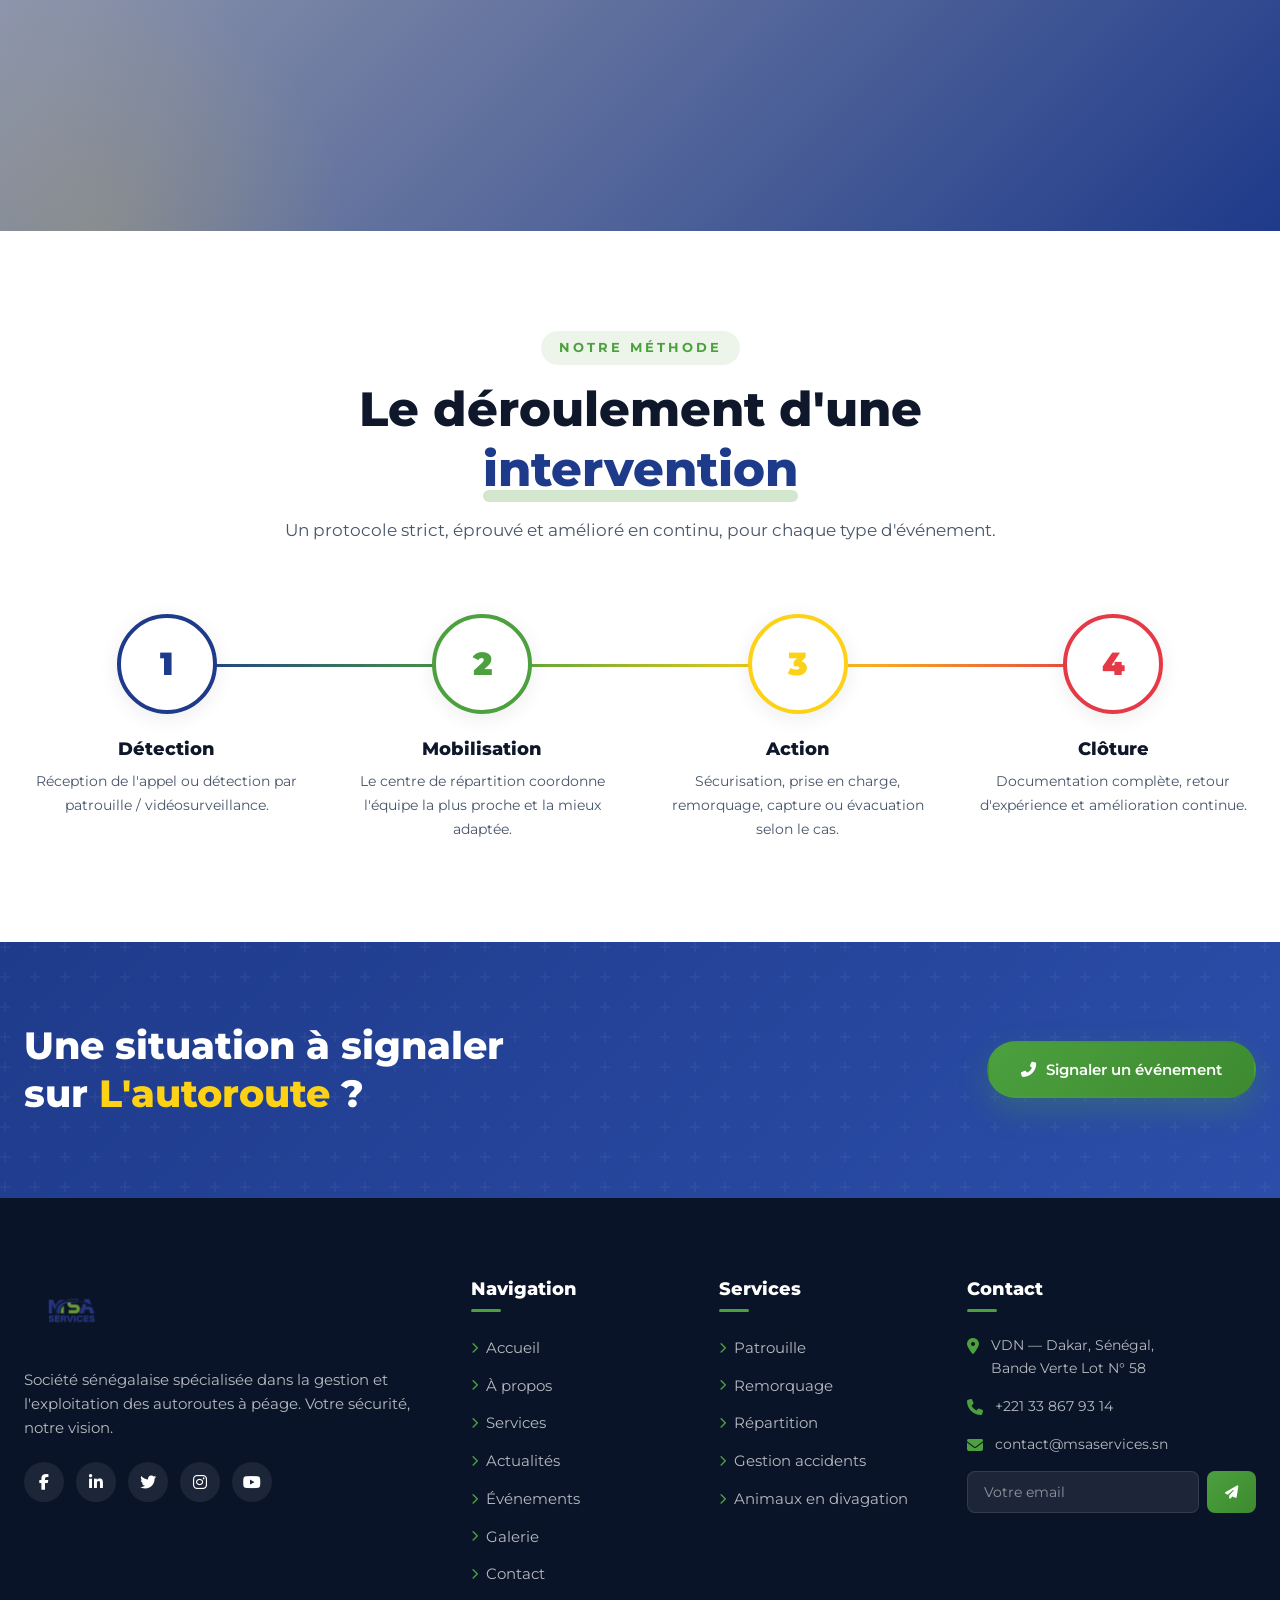
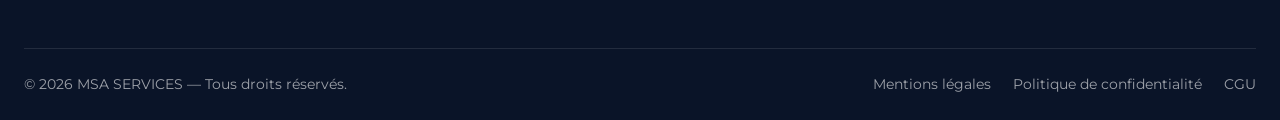
<file: evenements.html>
<!DOCTYPE html>
<html lang="fr">
<head>
<meta charset="UTF-8">
<meta name="viewport" content="width=device-width, initial-scale=1.0">
<title>Gestion des Événements — MSA SERVICES</title>
<meta name="description" content="MSA SERVICES gère tous types d'événements sur l'autoroute ILA TOUBA : accidents, pannes, remorquages, animaux en divagation et incidents divers.">
<link rel="preconnect" href="https://fonts.googleapis.com">
<link rel="preconnect" href="https://fonts.gstatic.com" crossorigin>
<link href="https://fonts.googleapis.com/css2?family=Montserrat:wght@400;500;600;700;800;900&family=Poppins:wght@300;400;500;600;700&display=swap" rel="stylesheet">
<link rel="stylesheet" href="https://cdnjs.cloudflare.com/ajax/libs/font-awesome/6.4.0/css/all.min.css">
<link rel="stylesheet" href="css/styles.css">
<link rel="icon" type="image/png" href="images/logo.png">
<style>
.event-detail {
  background: white;
  border-radius: var(--radius-lg);
  overflow: hidden;
  box-shadow: var(--shadow-md);
  margin-bottom: 30px;
  display: grid;
  grid-template-columns: 0.8fr 1.2fr;
  transition: var(--transition);
}
.event-detail:hover { box-shadow: var(--shadow-xl); transform: translateY(-4px); }
.event-detail.alt { grid-template-columns: 1.2fr 0.8fr; }
.event-detail.alt .event-detail-img { order: 2; }
.event-detail-img {
  position: relative;
  min-height: 300px;
}
.event-detail-img img {
  width: 100%;
  height: 100%;
  object-fit: cover;
  position: absolute;
  inset: 0;
}
.event-detail-img::before {
  content: '';
  position: absolute;
  inset: 0;
  background: linear-gradient(135deg, rgba(15, 23, 42, 0.4), transparent);
  z-index: 1;
}
.event-detail-tag-big {
  position: absolute;
  top: 20px; left: 20px;
  padding: 8px 18px;
  background: var(--danger);
  color: white;
  font-weight: 700;
  font-size: 0.8rem;
  letter-spacing: 2px;
  text-transform: uppercase;
  border-radius: 50px;
  z-index: 2;
}
.event-detail-tag-big.yellow { background: var(--accent); color: var(--dark); }
.event-detail-tag-big.green { background: var(--secondary); }
.event-detail-tag-big.blue { background: var(--primary); }
.event-detail-body { padding: 40px; }
.event-detail-body h3 { font-size: 1.6rem; color: var(--dark); margin-bottom: 14px; }
.event-detail-body > p { color: var(--gray-600); margin-bottom: 20px; }
.event-checklist { display: grid; grid-template-columns: 1fr 1fr; gap: 10px; margin: 20px 0; }
.event-checklist .item {
  display: flex; gap: 10px; align-items: center;
  padding: 10px 14px;
  background: var(--gray-50);
  border-radius: var(--radius-sm);
  font-size: 0.9rem;
}
.event-checklist .item i { color: var(--secondary); }
.event-meta-row {
  display: flex;
  gap: 24px;
  padding-top: 18px;
  border-top: 1px solid var(--gray-200);
  flex-wrap: wrap;
}
.event-meta-row .meta { display: flex; gap: 8px; align-items: center; color: var(--gray-600); font-size: 0.88rem; }
.event-meta-row .meta i { color: var(--primary); }

@media(max-width: 768px) {
  .event-detail, .event-detail.alt { grid-template-columns: 1fr; }
  .event-detail.alt .event-detail-img { order: 0; }
  .event-checklist { grid-template-columns: 1fr; }
}
</style>
</head>
<body>

<!-- ===== TOPBAR ===== -->
<div class="topbar">
  <div class="container topbar-inner">
    <div class="topbar-info">
      <span><i class="fas fa-phone"></i> +221 33 867 93 14</span>
      <span><i class="fas fa-envelope"></i> contact@msaservices.sn</span>
      <span><i class="fas fa-clock"></i> 24h/24 — 7j/7</span>
    </div>
    <div class="topbar-social">
      <a><i class="fab fa-facebook-f"></i></a>
      <a><i class="fab fa-linkedin-in"></i></a>
      <a><i class="fab fa-twitter"></i></a>
      <a><i class="fab fa-instagram"></i></a>
    </div>
  </div>
</div>

<!-- ===== NAVBAR ===== -->
<nav class="navbar">
  <div class="navbar-inner">
    <a href="index.html" class="logo"><img src="images/logo.png" alt="MSA Services"></a>
    <ul class="nav-menu">
      <li><a href="index.html" class="nav-link">Accueil</a></li>
      <li><a href="apropos.html" class="nav-link">À Propos</a></li>
      <li><a href="services.html" class="nav-link">Services</a></li>
      <li><a href="evenements.html" class="nav-link active">Événements</a></li>
      <li><a href="actualites.html" class="nav-link">Actualités</a></li>
      <li><a href="galerie.html" class="nav-link">Galerie</a></li>
      <li><a href="contact.html" class="nav-link">Contact</a></li>
      <li><a href="tel:+221" class="nav-link nav-cta">
        <i class="fas fa-headset"></i> Urgence 24/7
      </a></li>
    </ul>
    <button class="menu-toggle"><i class="fas fa-bars"></i></button>
  </div>
</nav>

<!-- ===== PAGE HEADER ===== -->
<section class="page-header">
  <div class="page-header-content">
    <h1>Gestion des Événements</h1>
    <p>Réactivité, professionnalisme et coordination pour gérer chaque incident sur l'autoroute.</p>
    <div class="breadcrumb">
      <a href="index.html">Accueil</a>
      <span>/</span>
      <span>Gestion des Événements</span>
    </div>
  </div>
</section>

<!-- ===== INTRO ===== -->
<section class="services-section">
  <div class="container">
    <div class="section-header reveal">
      <span class="section-tag">Événements gérés</span>
      <h2 class="section-title">Une réponse adaptée à <span>chaque situation</span></h2>
      <p class="section-subtitle">Sur l'autoroute, l'imprévu fait partie du quotidien. Nos équipes sont entraînées à gérer toute typologie d'événement avec la même rigueur et la même réactivité.</p>
    </div>

    <!-- Accidents -->
    <div class="event-detail reveal">
      <div class="event-detail-img">
        <span class="event-detail-tag-big">Urgence</span>
        <img src="images/PAT-AP.jpg" alt="Accident routier">
      </div>
      <div class="event-detail-body">
        <h3><i class="fas fa-car-crash" style="color:var(--danger);margin-right:10px;"></i> Gestion des accidents</h3>
        <p>Lorsqu'un accident survient sur l'autoroute, chaque seconde compte. Nos équipes interviennent immédiatement pour sécuriser le périmètre, porter assistance aux usagers et coordonner les opérations avec les services de secours.</p>
        <div class="event-checklist">
          <div class="item"><i class="fas fa-check"></i><span>Sécurisation immédiate du périmètre</span></div>
          <div class="item"><i class="fas fa-check"></i><span>Premiers secours & assistance</span></div>
          <div class="item"><i class="fas fa-check"></i><span>Liaison avec gendarmerie & pompiers</span></div>
          <div class="item"><i class="fas fa-check"></i><span>Évacuation des véhicules accidentés</span></div>
          <div class="item"><i class="fas fa-check"></i><span>Nettoyage & remise en état de la voie</span></div>
          <div class="item"><i class="fas fa-check"></i><span>Rapport d'intervention détaillé</span></div>
        </div>
        <div class="event-meta-row">
          <span class="meta"><i class="fas fa-stopwatch"></i> Délai moyen : &lt; 15 min</span>
          <span class="meta"><i class="fas fa-shield-alt"></i> Disponible 24/7</span>
          <span class="meta"><i class="fas fa-users"></i> Équipes formées au secourisme</span>
        </div>
      </div>
    </div>

    <!-- Remorquage -->
    <div class="event-detail alt reveal">
      <div class="event-detail-img">
        <span class="event-detail-tag-big yellow">Dépannage</span>
        <img src="images/Remorquagee.jpg" alt="Remorquage">
      </div>
      <div class="event-detail-body">
        <h3><i class="fas fa-truck-pickup" style="color:#ff9800;margin-right:10px;"></i> Remorquage de véhicules</h3>
        <p>Un véhicule en panne ou immobilisé représente un risque pour la circulation. Nos dépanneuses spécialisées libèrent rapidement la voie tout en accompagnant l'usager dans ses démarches.</p>
        <div class="event-checklist">
          <div class="item"><i class="fas fa-check"></i><span>Diagnostic rapide sur place</span></div>
          <div class="item"><i class="fas fa-check"></i><span>Remorquage adapté au véhicule</span></div>
          <div class="item"><i class="fas fa-check"></i><span>Évacuation vers zone sécurisée</span></div>
          <div class="item"><i class="fas fa-check"></i><span>Flotte légère, plateaux & poids lourds</span></div>
          <div class="item"><i class="fas fa-check"></i><span>Tarifs réglementés transparents</span></div>
          <div class="item"><i class="fas fa-check"></i><span>Information continue de l'usager</span></div>
        </div>
        <div class="event-meta-row">
          <span class="meta"><i class="fas fa-truck"></i> Flotte multi-types</span>
          <span class="meta"><i class="fas fa-clock"></i> Service 24/7</span>
          <span class="meta"><i class="fas fa-route"></i> Couverture totale</span>
        </div>
      </div>
    </div>

    <!-- Animaux -->
    <div class="event-detail reveal">
      <div class="event-detail-img">
        <span class="event-detail-tag-big green">Sécurité</span>
        <img src="images/hq720-3.jpg" alt="Animaux en divagation">
      </div>
      <div class="event-detail-body">
        <h3><i class="fas fa-paw" style="color:var(--secondary);margin-right:10px;"></i> Animaux en divagation</h3>
        <p>Les animaux égarés sur l'autoroute représentent un danger majeur, à la fois pour les usagers et pour l'animal lui-même. Nos équipes interviennent dans le respect du bien-être animal pour évacuer ces situations à risque.</p>
        <div class="event-checklist">
          <div class="item"><i class="fas fa-check"></i><span>Repérage et signalisation</span></div>
          <div class="item"><i class="fas fa-check"></i><span>Capture sécurisée & bienveillante</span></div>
          <div class="item"><i class="fas fa-check"></i><span>Évacuation hors des voies</span></div>
          <div class="item"><i class="fas fa-check"></i><span>Coordination avec les éleveurs</span></div>
          <div class="item"><i class="fas fa-check"></i><span>Sensibilisation des riverains</span></div>
          <div class="item"><i class="fas fa-check"></i><span>Restitution aux propriétaires</span></div>
        </div>
        <div class="event-meta-row">
          <span class="meta"><i class="fas fa-paw"></i> Respect du bien-être animal</span>
          <span class="meta"><i class="fas fa-shield-alt"></i> Sans risque pour l'animal</span>
          <span class="meta"><i class="fas fa-handshake"></i> Travail communautaire</span>
        </div>
      </div>
    </div>

    <!-- Autres événements -->
    <div class="event-detail alt reveal">
      <div class="event-detail-img">
        <span class="event-detail-tag-big blue">Divers</span>
        <img src="images/viabilite.jpg" alt="Autres incidents">
      </div>
      <div class="event-detail-body">
        <h3><i class="fas fa-exclamation-triangle" style="color:var(--primary);margin-right:10px;"></i> Autres incidents</h3>
        <p>Au-delà des situations principales, nos équipes prennent en charge tous types d'imprévus pour maintenir la qualité du service et la sécurité du réseau.</p>
        <div class="event-checklist">
          <div class="item"><i class="fas fa-check"></i><span>Objets sur la chaussée</span></div>
          <div class="item"><i class="fas fa-check"></i><span>Déversements & nuisances</span></div>
          <div class="item"><i class="fas fa-check"></i><span>Dégâts liés aux intempéries</span></div>
          <div class="item"><i class="fas fa-check"></i><span>Incidents de signalisation</span></div>
          <div class="item"><i class="fas fa-check"></i><span>Feux de brousse limitrophes</span></div>
          <div class="item"><i class="fas fa-check"></i><span>Assistance aux usagers vulnérables</span></div>
        </div>
        <div class="event-meta-row">
          <span class="meta"><i class="fas fa-tools"></i> Polyvalence</span>
          <span class="meta"><i class="fas fa-clock"></i> Réactivité totale</span>
          <span class="meta"><i class="fas fa-headset"></i> Coordination centralisée</span>
        </div>
      </div>
    </div>
  </div>
</section>

<!-- ===== STATS ===== -->
<section class="stats-section">
  <div class="container">
    <div class="section-header reveal" style="margin-bottom:50px">
      <span class="section-tag" style="background:rgba(252,209,22,0.15);color:var(--accent)">Quelques chiffres</span>
      <h2 class="section-title" style="color:white">Une équipe <span style="color:var(--accent)">éprouvée</span></h2>
    </div>
    <div class="stats-grid reveal">
      <div class="stat-box">
        <div class="icon"><i class="fas fa-car-crash"></i></div>
        <span class="number" data-count="1000">0</span>
        <span class="label">Accidents traités</span>
      </div>
      <div class="stat-box">
        <div class="icon"><i class="fas fa-truck-pickup"></i></div>
        <span class="number" data-count="700">0</span>
        <span class="label">Remorquages effectués</span>
      </div>
      <div class="stat-box">
        <div class="icon"><i class="fas fa-paw"></i></div>
        <span class="number" data-count="50">0</span>
        <span class="label">Animaux évacués</span>
      </div>
      <div class="stat-box">
        <div class="icon"><i class="fas fa-stopwatch"></i></div>
        <span class="number" data-count="15">0</span>
        <span class="label">Min. délai moyen</span>
      </div>
    </div>
  </div>
</section>

<!-- ===== PROCESS ===== -->
<section class="process">
  <div class="container">
    <div class="section-header reveal">
      <span class="section-tag">Notre Méthode</span>
      <h2 class="section-title">Le déroulement d'une <span>intervention</span></h2>
      <p class="section-subtitle">Un protocole strict, éprouvé et amélioré en continu, pour chaque type d'événement.</p>
    </div>
    <div class="process-grid">
      <div class="process-step reveal">
        <div class="process-num">1</div>
        <h4>Détection</h4>
        <p>Réception de l'appel ou détection par patrouille / vidéosurveillance.</p>
      </div>
      <div class="process-step reveal">
        <div class="process-num">2</div>
        <h4>Mobilisation</h4>
        <p>Le centre de répartition coordonne l'équipe la plus proche et la mieux adaptée.</p>
      </div>
      <div class="process-step reveal">
        <div class="process-num">3</div>
        <h4>Action</h4>
        <p>Sécurisation, prise en charge, remorquage, capture ou évacuation selon le cas.</p>
      </div>
      <div class="process-step reveal">
        <div class="process-num">4</div>
        <h4>Clôture</h4>
        <p>Documentation complète, retour d'expérience et amélioration continue.</p>
      </div>
    </div>
  </div>
</section>

<!-- ===== CTA ===== -->
<section class="cta-band">
  <div class="container cta-band-inner">
    <h2>Une situation à signaler<br>sur <span>L'autoroute</span> ?</h2>
    <a href="tel:+221338679314" class="btn btn-secondary"><i class="fas fa-phone-alt"></i> Signaler un événement</a>
  </div>
</section>

<!-- ===== FOOTER ===== -->
<footer>
  <div class="container">
    <div class="footer-grid">
      <div class="footer-brand">
        <a href="index.html" class="logo">
          <img src="images/logo.png" alt="MSA Services">
        </a>
        <p>Société sénégalaise spécialisée dans la gestion et l'exploitation des autoroutes à péage. Votre sécurité, notre vision.</p>
        <div class="footer-social">
          <a><i class="fab fa-facebook-f"></i></a>
          <a><i class="fab fa-linkedin-in"></i></a>
          <a><i class="fab fa-twitter"></i></a>
          <a><i class="fab fa-instagram"></i></a>
          <a><i class="fab fa-youtube"></i></a>
        </div>
      </div>
      <div>
        <h4>Navigation</h4>
          <ul>
          <li><a href="index.html"><i class="fas fa-chevron-right"></i> Accueil</a></li>
          <li><a href="apropos.html"><i class="fas fa-chevron-right"></i> À propos</a></li>
          <li><a href="services.html"><i class="fas fa-chevron-right"></i> Services</a></li>
          <li><a href="actualites.html"><i class="fas fa-chevron-right"></i> Actualités</a></li>
          <li><a href="evenements.html"><i class="fas fa-chevron-right"></i> Événements</a></li>
          <li><a href="galerie.html"><i class="fas fa-chevron-right"></i> Galerie</a></li>
          <li><a href="contact.html"><i class="fas fa-chevron-right"></i> Contact</a></li>
        </ul>
      </div>
      <div>
        <h4>Services</h4>
        <ul>
          <li><a href="services.html#patrouille"><i class="fas fa-chevron-right"></i> Patrouille</a></li>
          <li><a href="services.html#remorquage"><i class="fas fa-chevron-right"></i> Remorquage</a></li>
          <li><a href="services.html#repartition"><i class="fas fa-chevron-right"></i> Répartition</a></li>
          <li><a href="evenements.html"><i class="fas fa-chevron-right"></i> Gestion accidents</a></li>
          <li><a href="evenements.html"><i class="fas fa-chevron-right"></i> Animaux en divagation</a></li>
        </ul>
      </div>
      <div>
        <h4>Contact</h4>
        <div class="footer-contact-item"><i class="fas fa-map-marker-alt"></i><p>VDN — Dakar, Sénégal,<br>Bande Verte Lot N° 58</p></div>
        <div class="footer-contact-item"><i class="fas fa-phone"></i><p>+221 33 867 93 14</p></div>
        <div class="footer-contact-item"><i class="fas fa-envelope"></i><p>contact@msaservices.sn</p></div>
        <form class="newsletter-form" onsubmit="event.preventDefault();alert('Inscription enregistrée !');">
          <input type="email" placeholder="Votre email" required>
          <button type="submit"><i class="fas fa-paper-plane"></i></button>
        </form>
      </div>
    </div>
    <div class="footer-bottom">
      <div>© 2026 MSA SERVICES — Tous droits réservés.</div>
      <div class="footer-bottom-links">
        <a>Mentions légales</a>
        <a>Politique de confidentialité</a>
        <a>CGU</a>
      </div>
    </div>
  </div>
</footer>

<a href="tel:+221" class="emergency-float"><i class="fas fa-phone-alt"></i></a>

<script src="js/script.js"></script>
</body>
</html>
</file>
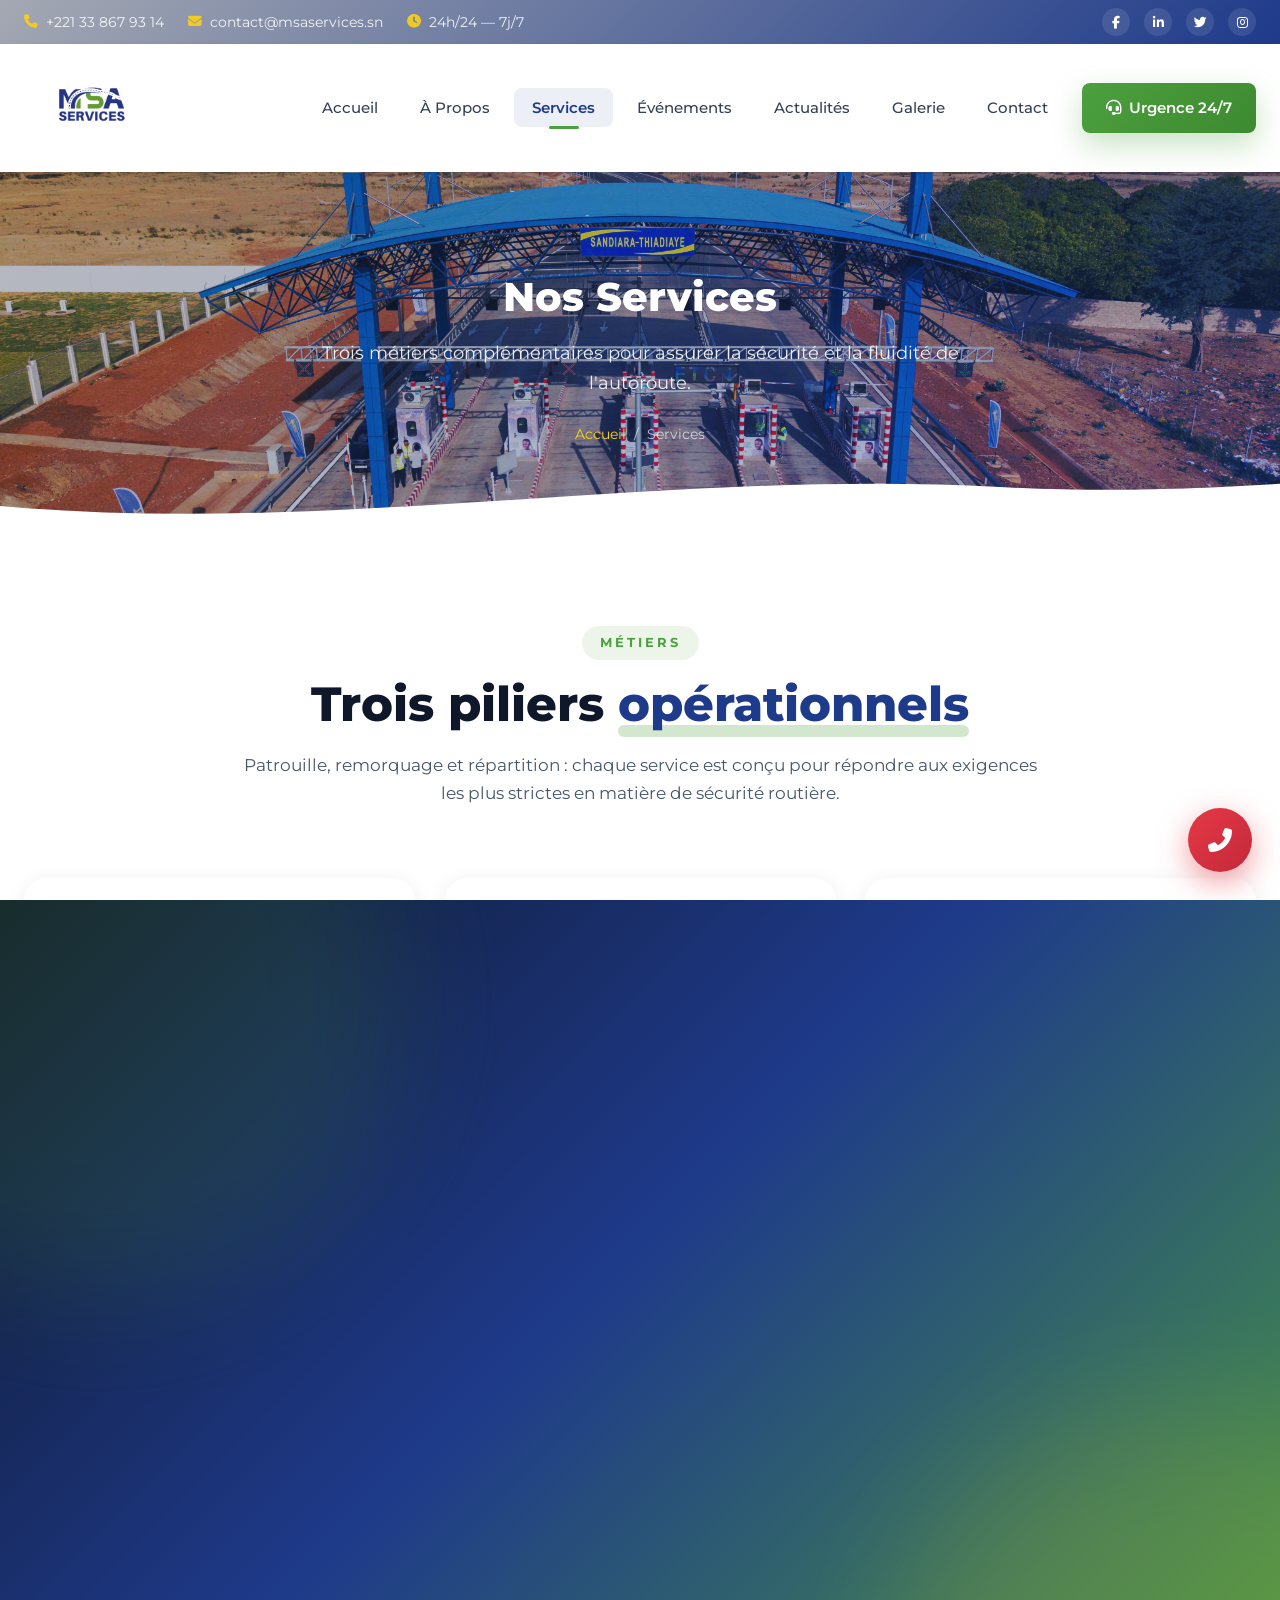
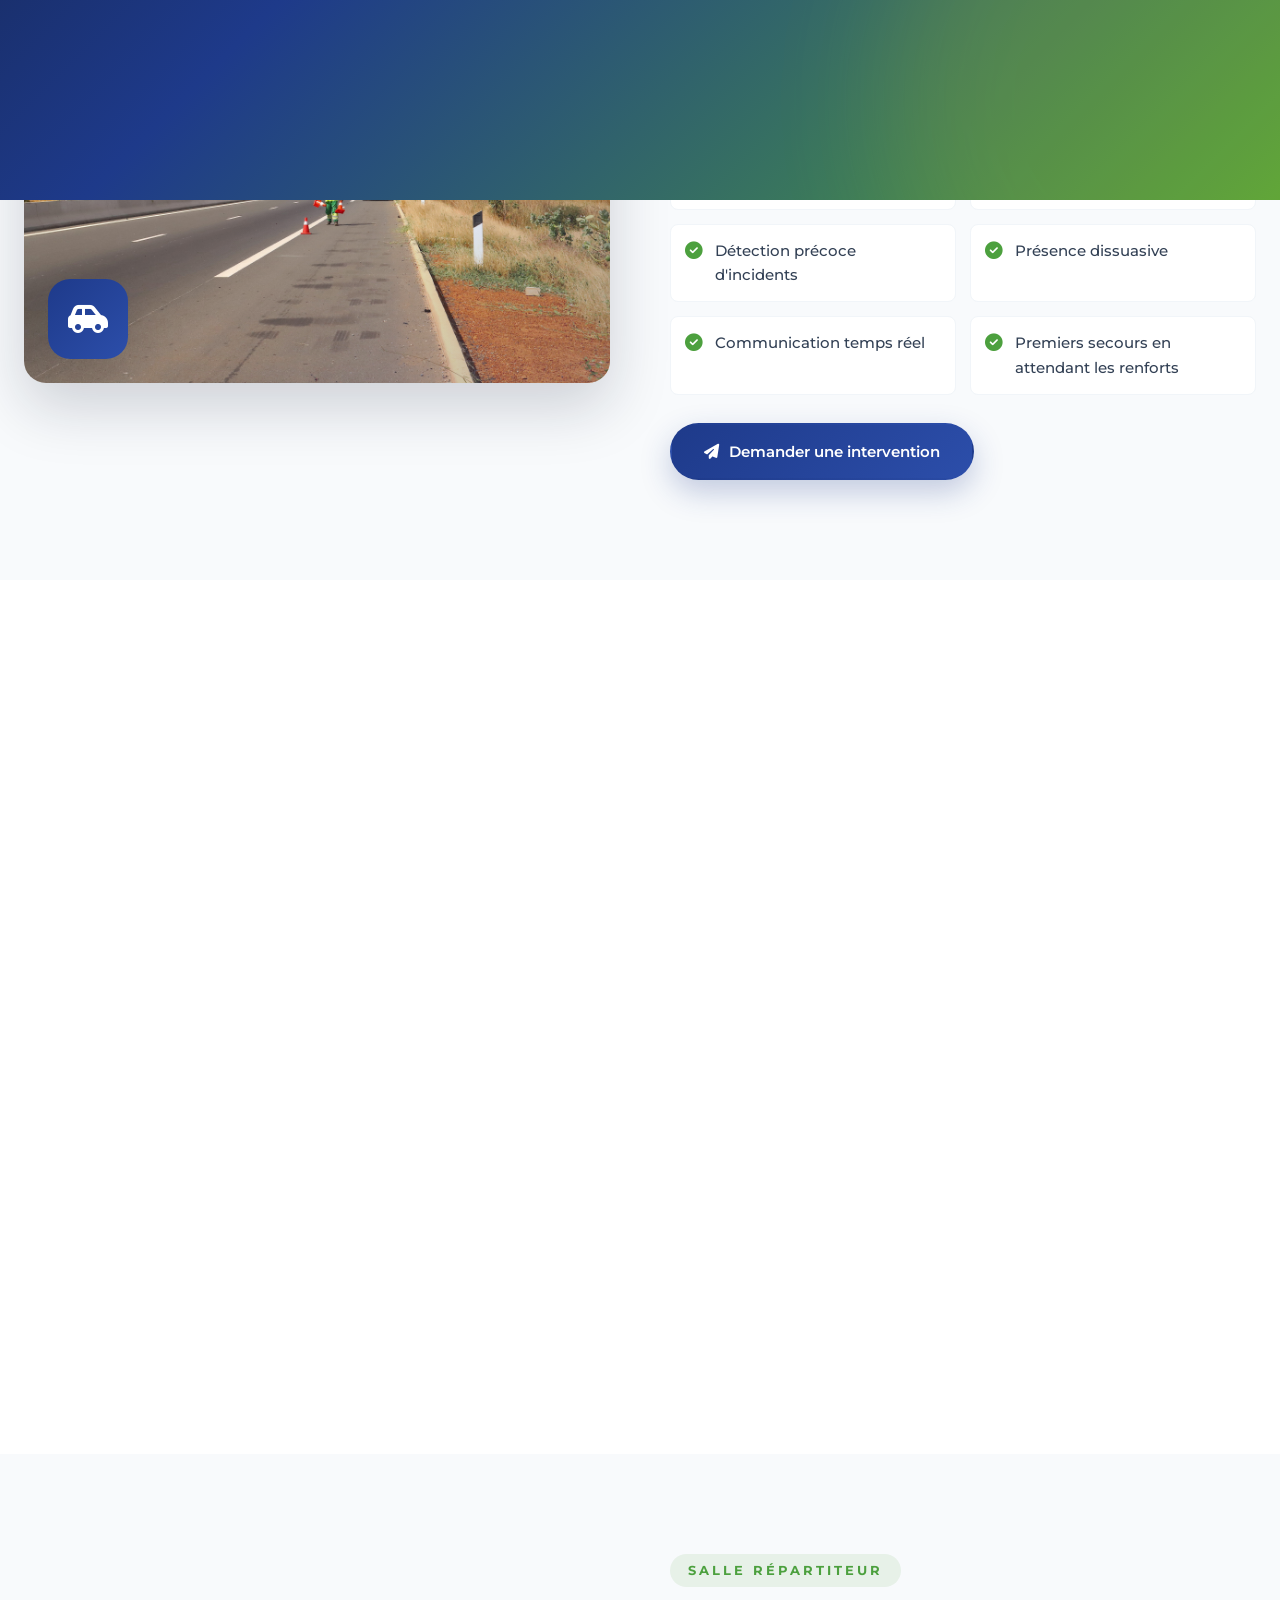
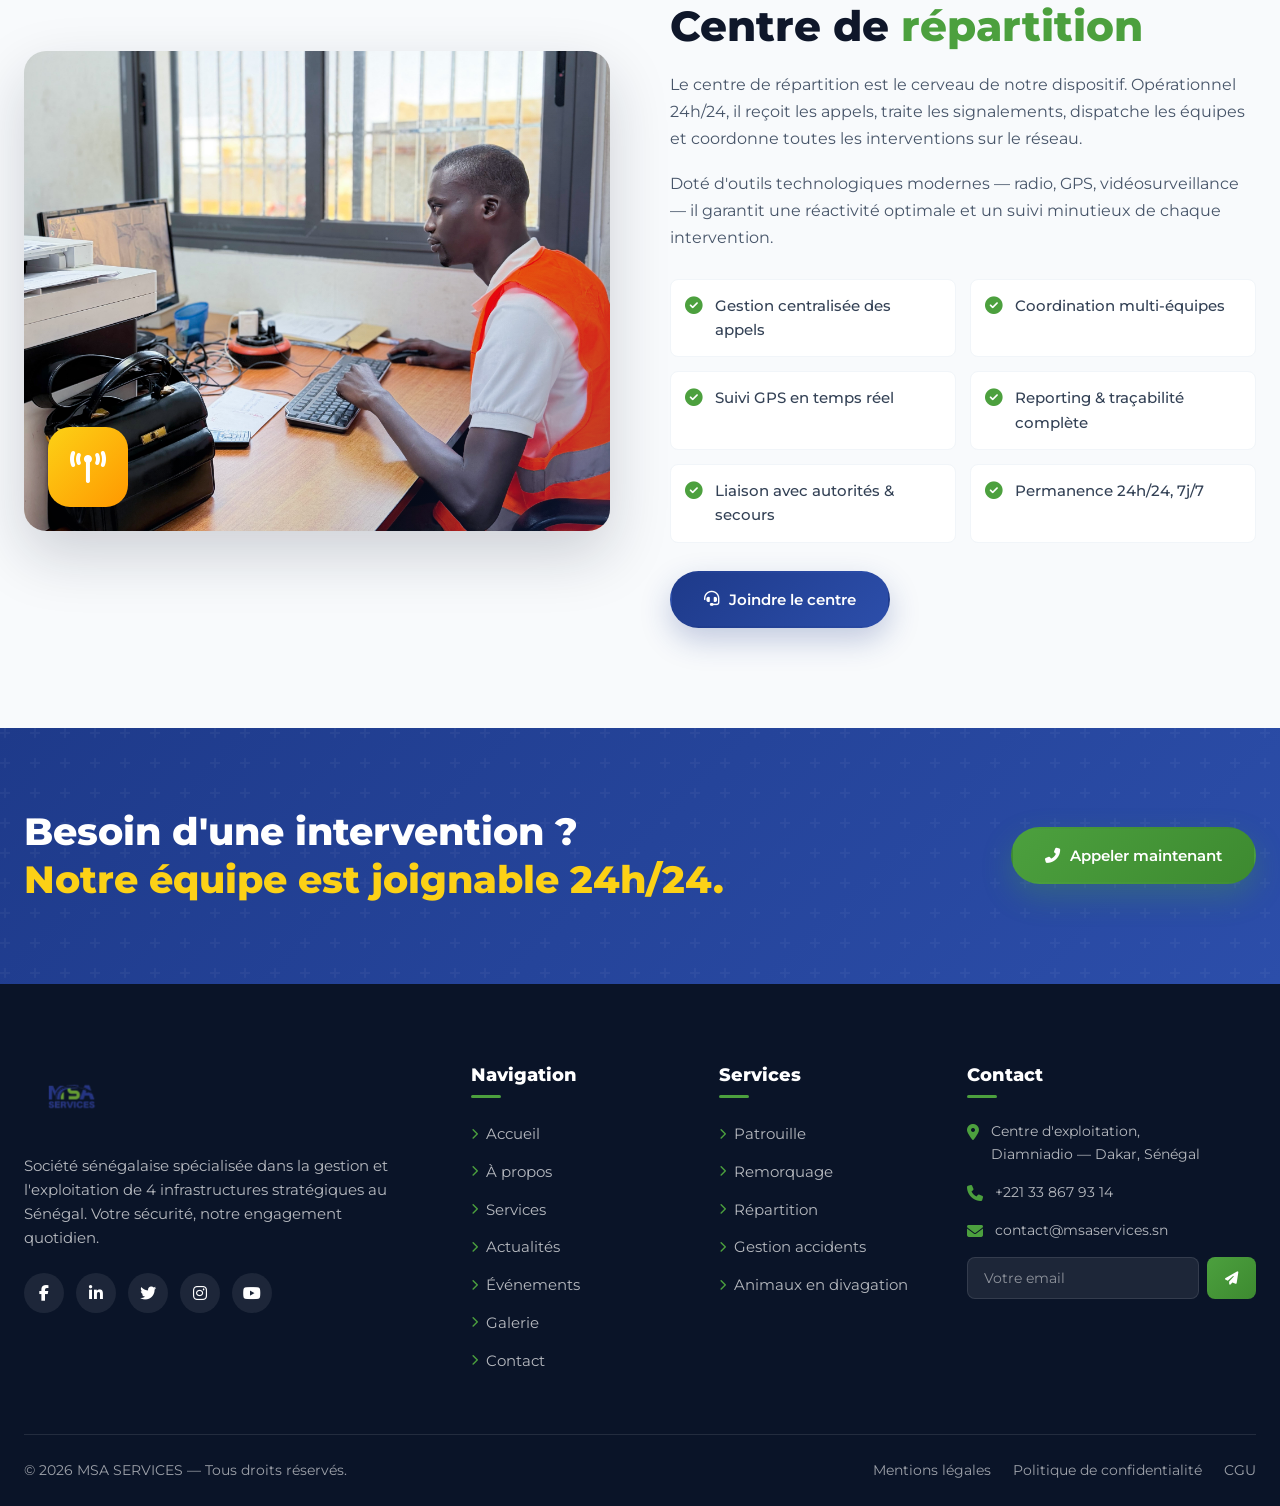
<file: services.html>
<!DOCTYPE html>
<html lang="fr">
<head>
<meta charset="UTF-8">
<meta name="viewport" content="width=device-width, initial-scale=1.0">
<title>Nos Services — MSA SERVICES</title>
<meta name="description" content="Patrouille, remorquage et répartition : nos trois métiers au service de l'autoroute ILA TOUBA.">
<link rel="preconnect" href="https://fonts.googleapis.com">
<link rel="preconnect" href="https://fonts.gstatic.com" crossorigin>
<link href="https://fonts.googleapis.com/css2?family=Montserrat:wght@400;500;600;700;800;900&family=Poppins:wght@300;400;500;600;700&display=swap" rel="stylesheet">
<link rel="stylesheet" href="https://cdnjs.cloudflare.com/ajax/libs/font-awesome/6.4.0/css/all.min.css">
<link rel="stylesheet" href="css/styles.css">
<link rel="icon" type="image/png" href="images/logo.png">
<style>
.service-detail { padding: 100px 0; }
.service-detail:nth-child(odd) { background: var(--gray-50); }
.service-detail-grid { display: grid; grid-template-columns: 1fr 1fr; gap: 60px; align-items: center; }
.service-detail.reverse .service-detail-grid { grid-template-columns: 1fr 1fr; direction: rtl; }
.service-detail.reverse .service-detail-grid > * { direction: ltr; }
.service-detail-image {
  position: relative;
  border-radius: var(--radius-lg);
  overflow: hidden;
  box-shadow: var(--shadow-xl);
  height: 480px;
}
.service-detail-image img { width: 100%; height: 100%; object-fit: cover; }
.service-detail-image::before {
  content: '';
  position: absolute;
  inset: 0;
  background: linear-gradient(135deg, transparent 50%, rgba(30, 58, 138, 0.3));
  z-index: 1;
}
.service-detail-icon-big {
  position: absolute;
  bottom: 24px; left: 24px;
  width: 80px; height: 80px;
  background: var(--grad-primary);
  border-radius: 22px;
  display: flex;
  align-items: center;
  justify-content: center;
  color: white;
  font-size: 2rem;
  z-index: 2;
  box-shadow: var(--shadow-xl);
}
.service-detail h2 {
  font-size: clamp(1.8rem, 3.5vw, 2.6rem);
  margin-bottom: 18px;
}
.service-detail h2 span { color: var(--secondary); }
.service-detail-tag {
  display: inline-block;
  padding: 6px 18px;
  background: rgba(76, 160, 62, 0.1);
  color: var(--secondary);
  font-weight: 700;
  font-size: 0.82rem;
  text-transform: uppercase;
  letter-spacing: 3px;
  border-radius: 50px;
  margin-bottom: 14px;
}
.service-detail p { color: var(--gray-600); margin-bottom: 18px; font-size: 1.02rem; }
.service-features-list { display: grid; grid-template-columns: 1fr 1fr; gap: 14px; margin: 28px 0; }
.service-features-list .item {
  display: flex;
  gap: 12px;
  align-items: flex-start;
  padding: 14px;
  background: white;
  border-radius: var(--radius-sm);
  border: 1px solid var(--gray-100);
}
.service-features-list .item i {
  color: var(--secondary);
  font-size: 1.1rem;
  margin-top: 3px;
}
.service-features-list .item span { font-size: 0.92rem; color: var(--gray-700); font-weight: 500; }

@media(max-width: 992px) {
  .service-detail-grid, .service-detail.reverse .service-detail-grid { grid-template-columns: 1fr; gap: 40px; direction: ltr; }
  .service-detail-image { height: 350px; }
  .service-features-list { grid-template-columns: 1fr; }
}
</style>
</head>
<body>

<!-- ===== TOPBAR ===== -->
<div class="topbar">
  <div class="container topbar-inner">
    <div class="topbar-info">
      <span><i class="fas fa-phone"></i>+221 33 867 93 14</span>
      <span><i class="fas fa-envelope"></i> contact@msaservices.sn</span>
      <span><i class="fas fa-clock"></i> 24h/24 — 7j/7</span>
    </div>
    <div class="topbar-social">
      <a><i class="fab fa-facebook-f"></i></a>
      <a><i class="fab fa-linkedin-in"></i></a>
      <a><i class="fab fa-twitter"></i></a>
      <a><i class="fab fa-instagram"></i></a>
    </div>
  </div>
</div>

<!-- ===== NAVBAR ===== -->
<nav class="navbar">
  <div class="navbar-inner">
    <a href="index.html" class="logo"><img src="images/logo.png" alt="MSA Services"></a>
    <ul class="nav-menu">
      <li><a href="index.html" class="nav-link">Accueil</a></li>
      <li><a href="apropos.html" class="nav-link">À Propos</a></li>
      <li><a href="services.html" class="nav-link active">Services</a></li>
      <li><a href="evenements.html" class="nav-link">Événements</a></li>
      <li><a href="actualites.html" class="nav-link">Actualités</a></li>
      <li><a href="galerie.html" class="nav-link">Galerie</a></li>
      <li><a href="contact.html" class="nav-link">Contact</a></li>
      <li><a href="tel:+221" class="nav-link nav-cta">
        <i class="fas fa-headset"></i> Urgence 24/7
      </a></li>
    </ul>
    <button class="menu-toggle"><i class="fas fa-bars"></i></button>
  </div>
</nav>

<!-- ===== PAGE HEADER ===== -->
<section class="page-header">
  <div class="page-header-content">
    <h1>Nos Services</h1>
    <p>Trois métiers complémentaires pour assurer la sécurité et la fluidité de l'autoroute.</p>
    <div class="breadcrumb">
      <a href="index.html">Accueil</a>
      <span>/</span>
      <span>Services</span>
    </div>
  </div>
</section>

<!-- ===== INTRO SERVICES GRID ===== -->
<section class="services-section">
  <div class="container">
    <div class="section-header reveal">
      <span class="section-tag">Métiers</span>
      <h2 class="section-title">Trois piliers <span>opérationnels</span></h2>
      <p class="section-subtitle">Patrouille, remorquage et répartition : chaque service est conçu pour répondre aux exigences les plus strictes en matière de sécurité routière.</p>
    </div>
    <div class="services-grid">
      <a href="#patrouille" class="service-card reveal" style="text-decoration:none;color:inherit;">
        <div class="service-icon"><i class="fas fa-car-side"></i></div>
        <h3>Patrouille</h3>
        <p>Surveillance continue des voies par nos équipes mobiles spécialement formées.</p>
        <span class="service-link">Détails <i class="fas fa-arrow-down"></i></span>
      </a>
      <a href="#remorquage" class="service-card reveal" style="text-decoration:none;color:inherit;">
        <div class="service-icon"><i class="fas fa-truck-pickup"></i></div>
        <h3>Remorquage</h3>
        <p>Dépannage et évacuation de véhicules pour rétablir rapidement la circulation.</p>
        <span class="service-link">Détails <i class="fas fa-arrow-down"></i></span>
      </a>
      <a href="#repartition" class="service-card reveal" style="text-decoration:none;color:inherit;">
        <div class="service-icon"><i class="fas fa-broadcast-tower"></i></div>
        <h3>Répartition</h3>
        <p>Centre de coordination temps réel pour orchestrer chaque intervention.</p>
        <span class="service-link">Détails <i class="fas fa-arrow-down"></i></span>
      </a>
    </div>
  </div>
</section>

<!-- ===== PATROUILLE ===== -->
<section class="service-detail" id="patrouille">
  <div class="container">
    <div class="service-detail-grid">
      <div class="service-detail-image reveal">
        <img src="images/IMG_0426.JPG" alt="Patrouille">
        <div class="service-detail-icon-big"><i class="fas fa-car-side"></i></div>
      </div>
      <div class="reveal">
        <span class="service-detail-tag">Service 24/7</span>
        <h2>Patrouille <span>routière</span></h2>
        <p>Nos équipes de patrouille assurent une présence permanente sur l'ensemble du tracé de l'autoroute. Leur rôle : prévenir, observer, alerter et intervenir.</p>
        <p>Grâce à des véhicules équipés de communication directe avec le centre de répartition, chaque incident est détecté et traité dans les meilleurs délais.</p>
        <div class="service-features-list">
          <div class="item"><i class="fas fa-check-circle"></i><span>Patrouilles 24h/24 toute l'année</span></div>
          <div class="item"><i class="fas fa-check-circle"></i><span>Surveillance des voies & ouvrages</span></div>
          <div class="item"><i class="fas fa-check-circle"></i><span>Détection précoce d'incidents</span></div>
          <div class="item"><i class="fas fa-check-circle"></i><span>Présence dissuasive</span></div>
          <div class="item"><i class="fas fa-check-circle"></i><span>Communication temps réel</span></div>
          <div class="item"><i class="fas fa-check-circle"></i><span>Premiers secours en attendant les renforts</span></div>
        </div>
        <a href="contact.html" class="btn btn-primary"><i class="fas fa-paper-plane"></i> Demander une intervention</a>
      </div>
    </div>
  </div>
</section>

<!-- ===== REMORQUAGE ===== -->
<section class="service-detail reverse" id="remorquage">
  <div class="container">
    <div class="service-detail-grid">
      <div class="service-detail-image reveal">
        <img src="images/IMG_0439.JPG" alt="Remorquage">
        <div class="service-detail-icon-big" style="background:var(--grad-secondary)"><i class="fas fa-truck-pickup"></i></div>
      </div>
      <div class="reveal">
        <span class="service-detail-tag">Dépannage rapide</span>
        <h2>Service de <span>remorquage</span></h2>
        <p>Lorsqu'un véhicule est immobilisé sur l'autoroute — panne, accident ou incident — nos équipes de remorquage interviennent rapidement pour libérer la voie et sécuriser l'usager.</p>
        <p>Notre flotte est composée de plusieurs types de véhicules adaptés : dépanneuses légères, plateaux et porte-voitures, capables d'évacuer toutes catégories de véhicules.</p>
        <div class="service-features-list">
          <div class="item"><i class="fas fa-check-circle"></i><span>Intervention rapide sur appel</span></div>
          <div class="item"><i class="fas fa-check-circle"></i><span>Véhicules de remorquage adaptés</span></div>
          <div class="item"><i class="fas fa-check-circle"></i><span>Sécurisation immédiate du périmètre</span></div>
          <div class="item"><i class="fas fa-check-circle"></i><span>Évacuation vers zones sécurisées</span></div>
          <div class="item"><i class="fas fa-check-circle"></i><span>Tarifs réglementés et transparents</span></div>
          <div class="item"><i class="fas fa-check-circle"></i><span>Personnel formé aux normes de sécurité</span></div>
        </div>
        <a href="contact.html" class="btn btn-primary"><i class="fas fa-truck"></i> Demander un remorquage</a>
      </div>
    </div>
  </div>
</section>

<!-- ===== RÉPARTITION ===== -->
<section class="service-detail" id="repartition">
  <div class="container">
    <div class="service-detail-grid">
      <div class="service-detail-image reveal">
        <img src="images/REP.jpg" alt="Centre de répartition">
        <div class="service-detail-icon-big" style="background:linear-gradient(135deg,var(--accent),#ff9800)"><i class="fas fa-broadcast-tower"></i></div>
      </div>
      <div class="reveal">
        <span class="service-detail-tag">Salle répartiteur</span>
        <h2>Centre de <span>répartition</span></h2>
        <p>Le centre de répartition est le cerveau de notre dispositif. Opérationnel 24h/24, il reçoit les appels, traite les signalements, dispatche les équipes et coordonne toutes les interventions sur le réseau.</p>
        <p>Doté d'outils technologiques modernes — radio, GPS, vidéosurveillance — il garantit une réactivité optimale et un suivi minutieux de chaque intervention.</p>
        <div class="service-features-list">
          <div class="item"><i class="fas fa-check-circle"></i><span>Gestion centralisée des appels</span></div>
          <div class="item"><i class="fas fa-check-circle"></i><span>Coordination multi-équipes</span></div>
          <div class="item"><i class="fas fa-check-circle"></i><span>Suivi GPS en temps réel</span></div>
          <div class="item"><i class="fas fa-check-circle"></i><span>Reporting & traçabilité complète</span></div>
          <div class="item"><i class="fas fa-check-circle"></i><span>Liaison avec autorités & secours</span></div>
          <div class="item"><i class="fas fa-check-circle"></i><span>Permanence 24h/24, 7j/7</span></div>
        </div>
        <a href="contact.html" class="btn btn-primary"><i class="fas fa-headset"></i> Joindre le centre</a>
      </div>
    </div>
  </div>
</section>

<!-- ===== CTA ===== -->
<section class="cta-band">
  <div class="container cta-band-inner">
    <h2>Besoin d'une intervention ?<br><span>Notre équipe est joignable 24h/24.</span></h2>
    <a href="tel:+221338679314" class="btn btn-secondary"><i class="fas fa-phone-alt"></i> Appeler maintenant</a>
  </div>
</section>

<!-- ===== FOOTER ===== -->
<footer>
  <div class="container">
    <div class="footer-grid">
      <div class="footer-brand">
        <a href="index.html" class="logo">
          <img src="images/logo.png" alt="MSA Services">
        </a>
        <p>Société sénégalaise spécialisée dans la gestion et l'exploitation de 4 infrastructures stratégiques au Sénégal. Votre sécurité, notre engagement quotidien.</p>
        <div class="footer-social">
          <a><i class="fab fa-facebook-f"></i></a>
          <a><i class="fab fa-linkedin-in"></i></a>
          <a><i class="fab fa-twitter"></i></a>
          <a><i class="fab fa-instagram"></i></a>
          <a><i class="fab fa-youtube"></i></a>
        </div>
      </div>
      <div>
        <h4>Navigation</h4>
        <ul>
          <li><a href="index.html"><i class="fas fa-chevron-right"></i> Accueil</a></li>
          <li><a href="apropos.html"><i class="fas fa-chevron-right"></i> À propos</a></li>
          <li><a href="services.html"><i class="fas fa-chevron-right"></i> Services</a></li>
          <li><a href="actualites.html"><i class="fas fa-chevron-right"></i> Actualités</a></li>
          <li><a href="evenements.html"><i class="fas fa-chevron-right"></i> Événements</a></li>
          <li><a href="galerie.html"><i class="fas fa-chevron-right"></i> Galerie</a></li>
          <li><a href="contact.html"><i class="fas fa-chevron-right"></i> Contact</a></li>
        </ul>
      </div>
      <div>
        <h4>Services</h4>
        <ul>
          <li><a href="services.html#patrouille"><i class="fas fa-chevron-right"></i> Patrouille</a></li>
          <li><a href="services.html#remorquage"><i class="fas fa-chevron-right"></i> Remorquage</a></li>
          <li><a href="services.html#repartition"><i class="fas fa-chevron-right"></i> Répartition</a></li>
          <li><a href="evenements.html"><i class="fas fa-chevron-right"></i> Gestion accidents</a></li>
          <li><a href="evenements.html"><i class="fas fa-chevron-right"></i> Animaux en divagation</a></li>
        </ul>
      </div>
      <div>
        <h4>Contact</h4>
        <div class="footer-contact-item"><i class="fas fa-map-marker-alt"></i><p>Centre d'exploitation,<br>Diamniadio — Dakar, Sénégal</p></div>
        <div class="footer-contact-item"><i class="fas fa-phone"></i><p>+221 33 867 93 14</p></div>
        <div class="footer-contact-item"><i class="fas fa-envelope"></i><p>contact@msaservices.sn</p></div>
        <form class="newsletter-form" onsubmit="event.preventDefault();alert('Inscription enregistrée !');">
          <input type="email" placeholder="Votre email" required>
          <button type="submit"><i class="fas fa-paper-plane"></i></button>
        </form>
      </div>
    </div>
    <div class="footer-bottom">
      <div>© 2026 MSA SERVICES — Tous droits réservés.</div>
      <div class="footer-bottom-links">
        <a>Mentions légales</a>
        <a>Politique de confidentialité</a>
        <a>CGU</a>
      </div>
    </div>
  </div>
</footer>

<a href="tel:+221" class="emergency-float"><i class="fas fa-phone-alt"></i></a>

<script src="js/script.js"></script>
</body>
</html>
</file>
<file: css/styles.css>
/* ============================================
   MSA SERVICES - Design System
   ============================================ */

:root {
  /* Couleurs basées sur le logo */
  --primary: #1e3a8a;          /* Bleu MSA */
  --primary-dark: #152b66;
  --primary-light: #2c4eaa;
  --secondary: #4ca03e;        /* Vert MSA */
  --secondary-dark: #3d8a30;
  --secondary-light: #5cb14a;
  --accent: #fcd116;           /* Jaune accent */
  --danger: #e63946;
  --danger-dark: #c2293a;

  /* Neutres */
  --dark: #0f172a;
  --gray-900: #1e293b;
  --gray-700: #334155;
  --gray-600: #475569;
  --gray-500: #64748b;
  --gray-400: #94a3b8;
  --gray-300: #cbd5e1;
  --gray-200: #e2e8f0;
  --gray-100: #f1f5f9;
  --gray-50: #f8fafc;
  --white: #ffffff;

  /* Typographie */
  --font-heading: 'Montserrat', sans-serif;
  --font-body: 'Montserrat', sans-serif;

  /* Effets */
  --shadow-sm: 0 2px 8px rgba(15, 23, 42, 0.06);
  --shadow-md: 0 4px 20px rgba(15, 23, 42, 0.08);
  --shadow-lg: 0 12px 40px rgba(15, 23, 42, 0.12);
  --shadow-xl: 0 24px 60px rgba(15, 23, 42, 0.18);
  --shadow-primary: 0 12px 30px rgba(30, 58, 138, 0.25);
  --shadow-secondary: 0 12px 30px rgba(76, 160, 62, 0.3);

  /* Transitions */
  --transition: all 0.4s cubic-bezier(0.4, 0, 0.2, 1);
  --transition-fast: all 0.2s ease;

  /* Spacing */
  --radius-sm: 8px;
  --radius-md: 14px;
  --radius-lg: 22px;
  --radius-xl: 30px;

  /* Gradients */
  --grad-primary: linear-gradient(135deg, #1e3a8a 0%, #2c4eaa 100%);
  --grad-secondary: linear-gradient(135deg, #4ca03e 0%, #3d8a30 100%);
  --grad-mixed: linear-gradient(135deg, #1e3a8a 0%, #4ca03e 100%);
  --grad-dark: linear-gradient(135deg, #0e193460 0%, #1e3a8a 100%);
}

/* ============================================
   RESET & BASE
   ============================================ */
*, *::before, *::after { box-sizing: border-box; margin: 0; padding: 0; }
html { scroll-behavior: smooth; -webkit-text-size-adjust: 100%; }
body {
  font-family: var(--font-body);
  font-size: 16px;
  line-height: 1.65;
  color: var(--gray-700);
  background: var(--white);
  overflow-x: hidden;
  -webkit-font-smoothing: antialiased;
}
img { max-width: 100%; display: block; }
a { color: inherit; text-decoration: none; }
button { cursor: pointer; font-family: inherit; border: none; background: none; }
ul { list-style: none; }
input, textarea, select { font-family: inherit; }

h1, h2, h3, h4, h5, h6 {
  font-family: var(--font-heading);
  color: var(--dark);
  line-height: 1.25;
  font-weight: 800;
}

::selection { background: var(--primary); color: white; }

/* ============================================
   UTILITIES
   ============================================ */
.container { max-width: 1300px; margin: 0 auto; padding: 0 24px; }
.text-center { text-align: center; }
.mb-1 { margin-bottom: 8px; }
.mb-2 { margin-bottom: 16px; }
.mb-3 { margin-bottom: 24px; }
.mb-4 { margin-bottom: 32px; }

/* ============================================
   NAVIGATION
   ============================================ */
.topbar {
  background: var(--grad-dark);
  color: white;
  padding: 8px 0;
  font-size: 0.85rem;
}
.topbar-inner {
  display: flex;
  justify-content: space-between;
  align-items: center;
  flex-wrap: wrap;
  gap: 10px;
}
.topbar-info { display: flex; gap: 24px; flex-wrap: wrap; }
.topbar-info span { display: flex; align-items: center; gap: 8px; opacity: 0.9; }
.topbar-info i { color: var(--accent); }
.topbar-social { display: flex; gap: 14px; }
.topbar-social a {
  width: 28px; height: 28px;
  display: flex; align-items: center; justify-content: center;
  border-radius: 50%;
  background: rgba(255,255,255,0.1);
  transition: var(--transition-fast);
  font-size: 0.8rem;
}
.topbar-social a:hover { background: var(--secondary); transform: translateY(-2px); }

.navbar {
  position: sticky;
  top: 0;
  background: white;
  box-shadow: var(--shadow-sm);
  z-index: 1000;
  transition: var(--transition);
}
.navbar.scrolled { box-shadow: var(--shadow-md); }
.navbar-inner {
  display: flex;
  justify-content: space-between;
  align-items: center;
  padding: 14px 24px;
  max-width: 1400px;
  margin: 0 auto;
}
.logo {
  display: inline-flex;
  align-items: center;
}
.logo img {
  height:100px;
  width: auto;
  display: block;
  object-fit: contain;
  transition: var(--transition-fast);
}
.logo:hover img { transform: scale(1.04); }
.footer-brand .logo img { height: 70px; }

.nav-menu {
  display: flex;
  gap: 6px;
  align-items: center;
}
.nav-link {
  padding: 10px 18px;
  border-radius: var(--radius-sm);
  font-weight: 500;
  font-size: 0.95rem;
  color: var(--gray-700);
  transition: var(--transition-fast);
  position: relative;
}
.nav-link:hover { color: var(--primary); background: var(--gray-100); }
.nav-link.active {
  color: var(--primary);
  background: rgba(30, 58, 138, 0.08);
  font-weight: 600;
}
.nav-link.active::after {
  content: '';
  position: absolute;
  bottom: -2px;
  left: 50%;
  transform: translateX(-50%);
  width: 30px;
  height: 3px;
  background: var(--secondary);
  border-radius: 2px;
}

.nav-cta {
  background: var(--grad-secondary) !important;
  color: white !important;
  padding: 12px 24px !important;
  font-weight: 600;
  box-shadow: var(--shadow-secondary);
  display: flex !important;
  align-items: center;
  gap: 8px;
  margin-left: 10px;
}
.nav-cta:hover {
  transform: translateY(-2px);
  background: var(--grad-secondary) !important;
}

.menu-toggle {
  display: none;
  font-size: 1.5rem;
  color: var(--primary);
}

/* ============================================
   BUTTONS
   ============================================ */
.btn {
  display: inline-flex;
  align-items: center;
  justify-content: center;
  gap: 10px;
  padding: 14px 32px;
  border-radius: var(--radius-xl);
  font-weight: 600;
  font-size: 0.95rem;
  cursor: pointer;
  transition: var(--transition);
  border: 2px solid transparent;
  text-decoration: none;
  white-space: nowrap;
}
.btn-primary {
  background: var(--grad-primary);
  color: white;
  box-shadow: var(--shadow-primary);
}
.btn-primary:hover {
  transform: translateY(-3px);
  box-shadow: 0 16px 40px rgba(30, 58, 138, 0.4);
}
.btn-secondary {
  background: var(--grad-secondary);
  color: white;
  box-shadow: var(--shadow-secondary);
}
.btn-secondary:hover {
  transform: translateY(-3px);
  box-shadow: 0 16px 40px rgba(76, 160, 62, 0.45);
}
.btn-outline {
  background: transparent;
  color: var(--primary);
  border-color: var(--primary);
}
.btn-outline:hover { background: var(--primary); color: white; transform: translateY(-3px); }
.btn-outline-white {
  background: transparent;
  color: white;
  border-color: white;
}
.btn-outline-white:hover { background: white; color: var(--primary); transform: translateY(-3px); }
.btn-danger {
  background: linear-gradient(135deg, var(--danger), var(--danger-dark));
  color: white;
  box-shadow: 0 8px 25px rgba(230, 57, 70, 0.3);
}

/* ============================================
   PAGE HEADER (sub-pages)
   ============================================ */
.page-header {
  background: var(--grad-dark),
              url(../images/Thiadiaye.jpg) center/cover;
  background-blend-mode: overlay;
  padding: 100px 24px 80px;
  text-align: center;
  color: rgb(255, 255, 255);
  position: relative;
  overflow: hidden;
}
.page-header::before {
  content: '';
  position: absolute;
  inset: 0;
  background: linear-gradient(135deg, rgba(27, 35, 55, 0.313), rgba(30, 59, 138, 0.395));
}
.page-header::after {
  content: '';
  position: absolute;
  bottom: -1px; left: 0; right: 0;
  height: 80px;
  background: url("data:image/svg+xml,%3Csvg viewBox='0 0 1440 80' xmlns='http://www.w3.org/2000/svg'%3E%3Cpath fill='%23ffffff' d='M0,50 C360,100 720,20 1080,40 C1260,50 1440,30 1440,30 L1440,80 L0,80 Z'/%3E%3C/svg%3E") no-repeat center/cover;
}
.page-header-content { position: relative; z-index: 1; max-width: 800px; margin: 0 auto; }
.page-header h1 {
  font-size: clamp(2.2rem, 5vw, 2.5rem);
  color: white;
  margin-bottom: 16px;
}
.page-header p {
  font-size: 1.15rem;
  opacity: 0.9;
  max-width: 700px;
  margin: 0 auto;
}
.breadcrumb {
  display: flex;
  justify-content: center;
  gap: 8px;
  margin-top: 24px;
  font-size: 0.9rem;
  flex-wrap: wrap;
}
.breadcrumb a { color: var(--accent); }
.breadcrumb a:hover { text-decoration: underline; }
.breadcrumb span { opacity: 0.7; }

/* ============================================
   SECTIONS
   ============================================ */
section { padding: 100px 0; }
.section-header { text-align: center; max-width: 800px; margin: 0 auto 70px; }
.section-tag {
  display: inline-block;
  color: var(--secondary);
  font-weight: 700;
  text-transform: uppercase;
  letter-spacing: 3px;
  font-size: 0.82rem;
  margin-bottom: 14px;
  padding: 6px 18px;
  background: rgba(76, 160, 62, 0.1);
  border-radius: 50px;
}
.section-title {
  font-size: clamp(2rem, 4vw, 3rem);
  color: var(--dark);
  margin-bottom: 18px;
}
.section-title span { color: var(--primary); position: relative; }
.section-title span::after {
  content: '';
  position: absolute;
  bottom: -4px;
  left: 0;
  width: 100%;
  height: 12px;
  background: rgba(76, 160, 62, 0.25);
  z-index: -1;
  border-radius: 6px;
}
.section-subtitle {
  font-size: 1.05rem;
  color: var(--gray-600);
}

/* ============================================
   HERO (homepage)
   ============================================ */
.hero {
  position: relative;
  min-height: 92vh;
  display: flex;
  align-items: center;
  background: var(--grad-dark),
              url(../images/T-Thiese.jpg) center/cover;
  background-blend-mode: overlay;
  overflow: hidden;
}
.hero::before {
  content: '';
  position: absolute; inset: 0;
  background: linear-gradient(115deg, rgba(48, 65, 105, 0.665) 0%, rgba(46, 70, 135, 0.328) 50%, rgba(77, 160, 62, 0.315) 100%);
}
.hero::after {
  content: '';
  position: absolute;
  bottom: -1px; left: 0; right: 0;
  height: 100px;
  background: url("data:image/svg+xml,%3Csvg viewBox='0 0 1440 100' xmlns='http://www.w3.org/2000/svg'%3E%3Cpath fill='%23ffffff' d='M0,60 C360,120 720,30 1080,50 C1260,60 1440,30 1440,30 L1440,100 L0,100 Z'/%3E%3C/svg%3E") no-repeat center/cover;
}
.hero-grid {
  position: relative;
  z-index: 2;
  display: grid;
  grid-template-columns: 1.3fr 1fr;
  gap: 60px;
  align-items: center;
  width: 100%;
  padding: 80px 0;
}
.hero-text { color: white; }
.hero-badge {
  display: inline-flex;
  align-items: center;
  gap: 10px;
  padding: 8px 18px;
  background: rgba(252, 209, 22, 0.15);
  border: 1px solid var(--accent);
  border-radius: 50px;
  font-size: 0.85rem;
  font-weight: 500;
  margin-bottom: 24px;
  backdrop-filter: blur(10px);
}
.hero-badge .pulse-dot {
  width: 8px; height: 8px;
  background: var(--accent);
  border-radius: 50%;
  animation: pulseDot 1.5s infinite;
}
@keyframes pulseDot { 0%, 100% { opacity: 1; box-shadow: 0 0 0 0 rgba(252, 209, 22, 0.7); } 50% { opacity: 0.4; box-shadow: 0 0 0 8px rgba(252, 209, 22, 0); } }
.hero h1 {
  font-size: clamp(2.4rem, 5.5vw, 4.2rem);
  color: white;
  line-height: 1.05;
  margin-bottom: 24px;
}
.hero h1 .highlight {
  color: var(--accent);
  position: relative;
  display: inline-block;
}
.hero h1 .green-text { color: var(--secondary-light); }
.hero p {
  font-size: 1.15rem;
  color: rgba(255, 255, 255, 0.9);
  margin-bottom: 36px;
  max-width: 600px;
}
.hero-buttons { display: flex; gap: 16px; flex-wrap: wrap; }

.hero-visual {
  position: relative;
  height: 500px;
  display: flex;
  align-items: center;
  justify-content: center;
}
.hero-card-main {
  background: rgba(255, 255, 255, 0.08);
  backdrop-filter: blur(20px);
  border: 1px solid rgba(255, 255, 255, 0.15);
  border-radius: var(--radius-lg);
  padding: 30px;
  width: 100%;
  max-width: 400px;
  color: white;
  position: relative;
}
.hero-card-main h3 {
  color: white;
  font-size: 1.2rem;
  margin-bottom: 20px;
  display: flex;
  align-items: center;
  gap: 10px;
}
.hero-card-main h3 .live-badge {
  background: var(--danger);
  font-size: 0.65rem;
  padding: 3px 10px;
  border-radius: 10px;
  font-weight: 700;
  letter-spacing: 1px;
  animation: pulse 2s infinite;
}
@keyframes pulse { 0%, 100% { opacity: 1; } 50% { opacity: 0.5; } }
.live-list { list-style: none; }
.live-list li {
  display: flex;
  gap: 14px;
  padding: 14px 0;
  border-bottom: 1px solid rgba(255, 255, 255, 0.1);
}
.live-list li:last-child { border-bottom: none; }
.live-list .icon-cell {
  width: 40px; height: 40px;
  border-radius: 10px;
  display: flex;
  align-items: center;
  justify-content: center;
  flex-shrink: 0;
}
.live-list .icon-cell.green { background: rgba(76, 160, 62, 0.25); color: #5cb14a; }
.live-list .icon-cell.yellow { background: rgba(252, 209, 22, 0.25); color: var(--accent); }
.live-list .icon-cell.red { background: rgba(230, 57, 70, 0.25); color: #ff6b7a; }
.live-list .text-cell { flex: 1; }
.live-list .text-cell strong { display: block; font-size: 0.95rem; }
.live-list .text-cell small { color: rgba(255, 255, 255, 0.6); font-size: 0.8rem; }

.hero-floating-stat {
  position: absolute;
  background: white;
  padding: 18px 24px;
  border-radius: var(--radius-md);
  box-shadow: var(--shadow-xl);
  display: flex;
  align-items: center;
  gap: 14px;
  animation: floatY 4s ease-in-out infinite;
}
.hero-floating-stat.top { top: 30px; left: -20px; }
.hero-floating-stat.bottom { bottom: 30px; right: -20px; animation-delay: 2s; }
@keyframes floatY { 0%, 100% { transform: translateY(0); } 50% { transform: translateY(-12px); } }
.hero-floating-stat .stat-icon {
  width: 50px; height: 50px;
  background: var(--grad-secondary);
  border-radius: 12px;
  display: flex;
  align-items: center;
  justify-content: center;
  color: white;
  font-size: 1.3rem;
}
.hero-floating-stat .stat-icon.blue { background: var(--grad-primary); }
.hero-floating-stat strong {
  display: block;
  font-family: var(--font-heading);
  font-size: 1.5rem;
  color: var(--dark);
  line-height: 1;
}
.hero-floating-stat small { color: var(--gray-500); font-size: 0.78rem; }

/* ============================================
   FEATURES BAND
   ============================================ */
.features-band {
  background: white;
  padding: 60px 0;
  margin-top: -1px;
  position: relative;
  z-index: 2;
}
.features-row {
  display: grid;
  grid-template-columns: repeat(4, 1fr);
  gap: 30px;
}
.feature-mini {
  display: flex;
  align-items: center;
  gap: 16px;
  padding: 20px;
  border-radius: var(--radius-md);
  transition: var(--transition);
  border: 1px solid var(--gray-200);
}
.feature-mini:hover {
  background: var(--gray-50);
  border-color: var(--secondary);
  transform: translateY(-4px);
  box-shadow: var(--shadow-md);
}
.feature-mini-icon {
  width: 55px; height: 55px;
  border-radius: 14px;
  background: var(--grad-primary);
  display: flex;
  align-items: center;
  justify-content: center;
  color: white;
  font-size: 1.4rem;
  flex-shrink: 0;
}
.feature-mini:nth-child(2) .feature-mini-icon { background: var(--grad-secondary); }
.feature-mini:nth-child(3) .feature-mini-icon { background: linear-gradient(135deg, var(--accent), #ff9800); }
.feature-mini:nth-child(4) .feature-mini-icon { background: linear-gradient(135deg, var(--danger), var(--danger-dark)); }
.feature-mini h4 { color: var(--dark); font-size: 1rem; margin-bottom: 4px; }
.feature-mini p { color: var(--gray-500); font-size: 0.85rem; margin: 0; }

/* ============================================
   ABOUT SECTION
   ============================================ */
.about { background: var(--gray-50); }
.about-grid {
  display: grid;
  grid-template-columns: 1fr 1fr;
  gap: 70px;
  align-items: center;
}
.about-images {
  position: relative;
  height: 550px;
}
.about-img-1, .about-img-2 {
  position: absolute;
  border-radius: var(--radius-lg);
  overflow: hidden;
  box-shadow: var(--shadow-xl);
}
.about-img-1 {
  width: 70%;
  height: 70%;
  top: 0; left: 0;
}
.about-img-2 {
  width: 55%;
  height: 55%;
  bottom: 0; right: 0;
  border: 8px solid white;
}
.about-img-1 img, .about-img-2 img { width: 100%; height: 100%; object-fit: cover; }

.about-experience {
  position: absolute;
  top: 50%;
  left: 0;
  transform: translateY(-50%);
  background: var(--grad-primary);
  color: white;
  padding: 25px 30px;
  border-radius: var(--radius-md);
  box-shadow: var(--shadow-xl);
  z-index: 3;
  text-align: center;
  animation: floatY 4s infinite;
}
.about-experience strong {
  display: block;
  font-family: var(--font-heading);
  font-size: 2.5rem;
  font-weight: 900;
  line-height: 1;
}
.about-experience span { font-size: 0.85rem; opacity: 0.9; }

.about-content h2 { font-size: clamp(1.8rem, 3.5vw, 2.6rem); margin-bottom: 20px; }
.about-content p { color: var(--gray-600); margin-bottom: 16px; font-size: 1.02rem; }
.about-features {
  margin: 30px 0;
  display: grid;
  grid-template-columns: 1fr 1fr;
  gap: 20px;
}
.about-feature { display: flex; gap: 14px; align-items: flex-start; }
.about-feature .check {
  width: 38px; height: 38px;
  min-width: 38px;
  background: var(--grad-secondary);
  border-radius: 50%;
  display: flex;
  align-items: center;
  justify-content: center;
  color: white;
  font-size: 0.9rem;
  box-shadow: var(--shadow-secondary);
}
.about-feature h4 { color: var(--dark); font-size: 1rem; margin-bottom: 4px; }
.about-feature p { color: var(--gray-500); font-size: 0.9rem; margin: 0; }

/* ============================================
   SERVICES
   ============================================ */
.services-grid {
  display: grid;
  grid-template-columns: repeat(3, 1fr);
  gap: 30px;
}
.service-card {
  background: white;
  border-radius: var(--radius-lg);
  padding: 40px 32px;
  box-shadow: var(--shadow-md);
  transition: var(--transition);
  position: relative;
  overflow: hidden;
  border: 2px solid transparent;
}
.service-card::before {
  content: '';
  position: absolute;
  top: 0; left: 0;
  width: 100%;
  height: 5px;
  background: var(--grad-primary);
  transform: scaleX(0);
  transform-origin: left;
  transition: transform 0.5s;
}
.service-card:nth-child(2)::before { background: var(--grad-secondary); }
.service-card:nth-child(3)::before { background: linear-gradient(135deg, var(--accent), #ff9800); }
.service-card:hover { transform: translateY(-12px); box-shadow: var(--shadow-xl); border-color: var(--gray-100); }
.service-card:hover::before { transform: scaleX(1); }

.service-icon {
  width: 80px; height: 80px;
  border-radius: var(--radius-md);
  background: var(--grad-primary);
  display: flex;
  align-items: center;
  justify-content: center;
  color: white;
  font-size: 2rem;
  margin-bottom: 24px;
  transition: var(--transition);
  box-shadow: var(--shadow-primary);
}
.service-card:nth-child(2) .service-icon { background: var(--grad-secondary); box-shadow: var(--shadow-secondary); }
.service-card:nth-child(3) .service-icon { background: linear-gradient(135deg, var(--accent), #ff9800); box-shadow: 0 12px 30px rgba(252, 209, 22, 0.35); }
.service-card:hover .service-icon { transform: rotateY(360deg); }

.service-card h3 {
  font-size: 1.4rem;
  color: var(--dark);
  margin-bottom: 14px;
}
.service-card p { color: var(--gray-600); margin-bottom: 22px; font-size: 0.95rem; }
.service-list { margin-bottom: 24px; }
.service-list li {
  padding: 7px 0;
  display: flex;
  align-items: center;
  gap: 10px;
  font-size: 0.92rem;
  color: var(--gray-700);
}
.service-list li i { color: var(--secondary); font-size: 0.85rem; }
.service-link {
  color: var(--primary);
  font-weight: 600;
  display: inline-flex;
  align-items: center;
  gap: 8px;
  transition: gap 0.3s;
}
.service-link:hover { gap: 14px; color: var(--secondary); }

/* ============================================
   STATS COUNTER
   ============================================ */
.stats-section {
  background: var(--grad-dark);
  color: white;
  padding: 80px 0;
  position: relative;
  overflow: hidden;
}
.stats-section::before {
  content: '';
  position: absolute;
  width: 600px; height: 600px;
  background: radial-gradient(circle, rgba(76, 160, 62, 0.2), transparent 70%);
  top: -300px; right: -200px;
  border-radius: 50%;
}
.stats-section::after {
  content: '';
  position: absolute;
  width: 500px; height: 500px;
  background: radial-gradient(circle, rgba(252, 209, 22, 0.15), transparent 70%);
  bottom: -250px; left: -150px;
  border-radius: 50%;
}
.stats-grid {
  display: grid;
  grid-template-columns: repeat(4, 1fr);
  gap: 30px;
  position: relative;
  z-index: 1;
}
.stat-box {
  text-align: center;
  padding: 30px 20px;
  background: rgba(255, 255, 255, 0.04);
  border: 1px solid rgba(255, 255, 255, 0.08);
  border-radius: var(--radius-lg);
  backdrop-filter: blur(10px);
  transition: var(--transition);
}
.stat-box:hover {
  background: rgba(255, 255, 255, 0.08);
  transform: translateY(-6px);
  border-color: var(--secondary);
}
.stat-box .icon {
  width: 65px; height: 65px;
  background: var(--grad-secondary);
  border-radius: 18px;
  display: flex;
  align-items: center;
  justify-content: center;
  color: white;
  font-size: 1.6rem;
  margin: 0 auto 18px;
  box-shadow: var(--shadow-secondary);
}
.stat-box:nth-child(2) .icon { background: var(--grad-primary); box-shadow: var(--shadow-primary); }
.stat-box:nth-child(3) .icon { background: linear-gradient(135deg, var(--accent), #ff9800); }
.stat-box:nth-child(4) .icon { background: linear-gradient(135deg, var(--danger), var(--danger-dark)); }
.stat-box .number {
  font-family: var(--font-heading);
  font-size: clamp(2.2rem, 4vw, 3rem);
  font-weight: 900;
  color: white;
  display: block;
  line-height: 1;
  margin-bottom: 8px;
}
.stat-box .label {
  text-transform: uppercase;
  letter-spacing: 2px;
  font-size: 0.8rem;
  opacity: 0.85;
}

/* ============================================
   EVENTS / INCIDENTS
   ============================================ */
.events-section {
  background: var(--gray-50);
  position: relative;
}
.events-grid {
  display: grid;
  grid-template-columns: repeat(3, 1fr);
  gap: 28px;
}
.event-card {
  background: white;
  border-radius: var(--radius-lg);
  overflow: hidden;
  box-shadow: var(--shadow-md);
  transition: var(--transition);
  position: relative;
}
.event-card:hover { transform: translateY(-12px); box-shadow: var(--shadow-xl); }
.event-card-image {
  position: relative;
  height: 220px;
  overflow: hidden;
}
.event-card-image img {
  width: 100%;
  height: 100%;
  object-fit: cover;
  transition: transform 0.6s;
}
.event-card:hover .event-card-image img { transform: scale(1.1); }
.event-card-image::before {
  content: '';
  position: absolute;
  inset: 0;
  background: linear-gradient(180deg, transparent 50%, rgba(15, 23, 42, 0.6));
  z-index: 1;
}
.event-card-tag {
  position: absolute;
  top: 16px; left: 16px;
  padding: 6px 14px;
  background: var(--danger);
  color: white;
  font-size: 0.75rem;
  font-weight: 700;
  border-radius: 50px;
  text-transform: uppercase;
  letter-spacing: 1px;
  z-index: 2;
}
.event-card-tag.tag-yellow { background: var(--accent); color: var(--dark); }
.event-card-tag.tag-green { background: var(--secondary); }

.event-card-body { padding: 28px; }
.event-card-body h3 {
  font-size: 1.25rem;
  margin-bottom: 12px;
  color: var(--dark);
}
.event-card-body p { color: var(--gray-600); font-size: 0.92rem; margin-bottom: 18px; }
.event-card-meta {
  display: flex;
  justify-content: space-between;
  align-items: center;
  padding-top: 16px;
  border-top: 1px solid var(--gray-200);
}
.event-card-meta .stat { display: flex; align-items: center; gap: 6px; color: var(--gray-500); font-size: 0.85rem; }
.event-card-meta .stat i { color: var(--secondary); }

/* ============================================
   PROCESS / TIMELINE
   ============================================ */
.process { background: white; }
.process-grid {
  display: grid;
  grid-template-columns: repeat(4, 1fr);
  gap: 30px;
  position: relative;
}
.process-grid::before {
  content: '';
  position: absolute;
  top: 50px;
  left: 12%;
  right: 12%;
  height: 3px;
  background: linear-gradient(90deg, var(--primary), var(--secondary), var(--accent), var(--danger));
  border-radius: 2px;
  z-index: 0;
}
.process-step {
  text-align: center;
  position: relative;
  z-index: 1;
}
.process-num {
  width: 100px; height: 100px;
  margin: 0 auto 24px;
  background: white;
  border: 4px solid var(--primary);
  border-radius: 50%;
  display: flex;
  align-items: center;
  justify-content: center;
  font-family: var(--font-heading);
  font-size: 2rem;
  font-weight: 900;
  color: var(--primary);
  box-shadow: var(--shadow-md);
  transition: var(--transition);
}
.process-step:nth-child(2) .process-num { border-color: var(--secondary); color: var(--secondary); }
.process-step:nth-child(3) .process-num { border-color: var(--accent); color: var(--accent); }
.process-step:nth-child(4) .process-num { border-color: var(--danger); color: var(--danger); }
.process-step:hover .process-num { transform: scale(1.08); }
.process-step h4 { font-size: 1.1rem; color: var(--dark); margin-bottom: 10px; }
.process-step p { color: var(--gray-600); font-size: 0.9rem; }

/* ============================================
   CTA BAND
   ============================================ */
.cta-band {
  background: var(--grad-primary);
  position: relative;
  overflow: hidden;
  padding: 80px 0;
  color: white;
}
.cta-band::before {
  content: '';
  position: absolute;
  inset: 0;
  background: url("data:image/svg+xml,%3Csvg width='60' height='60' viewBox='0 0 60 60' xmlns='http://www.w3.org/2000/svg'%3E%3Cg fill='none' fill-rule='evenodd'%3E%3Cg fill='%23ffffff' fill-opacity='0.04'%3E%3Cpath d='M36 34v-4h-2v4h-4v2h4v4h2v-4h4v-2h-4zm0-30V0h-2v4h-4v2h4v4h2V6h4V4h-4zM6 34v-4H4v4H0v2h4v4h2v-4h4v-2H6zM6 4V0H4v4H0v2h4v4h2V6h4V4H6z'/%3E%3C/g%3E%3C/g%3E%3C/svg%3E");
}
.cta-band-inner {
  position: relative;
  z-index: 1;
  display: flex;
  justify-content: space-between;
  align-items: center;
  flex-wrap: wrap;
  gap: 30px;
}
.cta-band h2 {
  color: white;
  font-size: clamp(1.6rem, 3vw, 2.4rem);
  max-width: 700px;
}
.cta-band h2 span { color: var(--accent); }

/* ============================================
   TESTIMONIALS
   ============================================ */
.testimonials { background: var(--gray-50); }
.testi-grid {
  display: grid;
  grid-template-columns: repeat(3, 1fr);
  gap: 30px;
}
.testi-card {
  background: white;
  border-radius: var(--radius-lg);
  padding: 35px 30px;
  box-shadow: var(--shadow-md);
  transition: var(--transition);
  position: relative;
}
.testi-card:hover { transform: translateY(-8px); box-shadow: var(--shadow-xl); }
.testi-card::before {
  content: '"';
  position: absolute;
  top: 16px; right: 22px;
  font-family: serif;
  font-size: 5rem;
  color: var(--gray-200);
  line-height: 1;
}
.testi-card .stars {
  color: var(--accent);
  margin-bottom: 16px;
}
.testi-card .quote {
  color: var(--gray-700);
  font-style: italic;
  margin-bottom: 24px;
  font-size: 0.95rem;
  line-height: 1.7;
}
.testi-author {
  display: flex;
  align-items: center;
  gap: 14px;
  padding-top: 18px;
  border-top: 1px solid var(--gray-200);
}
.testi-author .avatar {
  width: 50px; height: 50px;
  border-radius: 50%;
  background: var(--grad-primary);
  color: white;
  display: flex;
  align-items: center;
  justify-content: center;
  font-weight: 700;
  font-size: 1.1rem;
  font-family: var(--font-heading);
}
.testi-author strong { display: block; color: var(--dark); font-size: 0.95rem; }
.testi-author small { color: var(--gray-500); font-size: 0.82rem; }

/* ============================================
   PARTNERS
   ============================================ */
/* ============================================
   PARTNERS SECTION
   --partner-min-width  : largeur minimum d'une carte
   --partner-height     : hauteur de la carte
   --partner-img-height : hauteur max du logo à l'intérieur
   --partner-gap        : espace entre les cartes
   ============================================ */
.partners {
  --partner-min-width: 160px;
  --partner-height: 110px;
  --partner-img-height: 70px;
  --partner-gap: 28px;

  background: var(--white);
  padding: 90px 0;
  border-top: 1px solid var(--gray-200);
}

.partners .section-header {
  margin-bottom: 50px;
}

.partners-row {
  display: grid;
  grid-template-columns: repeat(auto-fit, minmax(var(--partner-min-width), 1fr));
  gap: var(--partner-gap);
  align-items: center;
}

.partner-item {
  display: flex;
  align-items: center;
  justify-content: center;
  height: var(--partner-height);
  padding: 16px 22px;
  background: var(--white);
  border: 1px solid var(--gray-200);
  border-radius: var(--radius-md);
  transition: var(--transition);
}

.partner-item img {
  max-width: 100%;
  max-height: var(--partner-img-height);
  width: auto;
  height: auto;
  object-fit: contain;
  filter: grayscale(100%);
  opacity: 0.55;
  transition: var(--transition);
}

.partner-item:hover {
  border-color: var(--secondary);
  transform: translateY(-6px);
  box-shadow: var(--shadow-md);
}

.partner-item:hover img {
  filter: grayscale(0%);
  opacity: 1;
  transform: scale(1.06);
}

/* Tailles responsives — uniquement les variables sont modifiées */
@media (max-width: 992px) {
  .partners {
    --partner-min-width: 130px;
    --partner-height: 95px;
    --partner-img-height: 60px;
    --partner-gap: 20px;
  }
}

@media (max-width: 576px) {
  .partners {
    --partner-min-width: 110px;
    --partner-height: 80px;
    --partner-img-height: 50px;
    --partner-gap: 14px;
    padding: 60px 0;
  }
}

/* ============================================
   GALLERY
   ============================================ */
.gallery-filters {
  display: flex;
  justify-content: center;
  gap: 12px;
  margin-bottom: 50px;
  flex-wrap: wrap;
}
.filter-btn {
  padding: 10px 24px;
  background: white;
  border: 2px solid var(--gray-200);
  border-radius: 50px;
  color: var(--gray-700);
  font-weight: 500;
  transition: var(--transition);
}
.filter-btn:hover, .filter-btn.active {
  background: var(--primary);
  color: white;
  border-color: var(--primary);
}
.gallery-grid {
  display: grid;
  grid-template-columns: repeat(auto-fill, minmax(280px, 1fr));
  gap: 20px;
}
.gallery-item {
  position: relative;
  aspect-ratio: 4/3;
  border-radius: var(--radius-md);
  overflow: hidden;
  cursor: pointer;
  box-shadow: var(--shadow-md);
}
.gallery-item img {
  width: 100%;
  height: 100%;
  object-fit: cover;
  transition: transform 0.6s;
}
.gallery-item:hover img { transform: scale(1.1); }
.gallery-item-overlay {
  position: absolute;
  inset: 0;
  background: linear-gradient(180deg, transparent 40%, rgba(15, 23, 42, 0.85));
  display: flex;
  flex-direction: column;
  justify-content: flex-end;
  padding: 20px;
  color: white;
  opacity: 0;
  transition: var(--transition);
}
.gallery-item:hover .gallery-item-overlay { opacity: 1; }
.gallery-item-overlay h4 { color: white; margin-bottom: 4px; font-size: 1rem; }
.gallery-item-overlay span { font-size: 0.85rem; opacity: 0.9; }

/* ============================================
   CONTACT
   ============================================ */
.contact-grid {
  display: grid;
  grid-template-columns: 1fr 1.3fr;
  gap: 50px;
}
.contact-info-list { display: flex; flex-direction: column; gap: 20px; }
.contact-card {
  display: flex;
  gap: 18px;
  padding: 24px;
  background: white;
  border-radius: var(--radius-md);
  box-shadow: var(--shadow-sm);
  transition: var(--transition);
  border: 1px solid var(--gray-100);
}
.contact-card:hover {
  transform: translateX(8px);
  box-shadow: var(--shadow-md);
  border-color: var(--secondary);
}
.contact-card-icon {
  width: 55px; height: 55px;
  min-width: 55px;
  background: var(--grad-primary);
  border-radius: 14px;
  display: flex;
  align-items: center;
  justify-content: center;
  color: white;
  font-size: 1.3rem;
}
.contact-card:nth-child(2) .contact-card-icon { background: var(--grad-secondary); }
.contact-card:nth-child(3) .contact-card-icon { background: linear-gradient(135deg, var(--accent), #ff9800); }
.contact-card:nth-child(4) .contact-card-icon { background: linear-gradient(135deg, var(--danger), var(--danger-dark)); }
.contact-card h4 { color: var(--dark); margin-bottom: 4px; font-size: 1.05rem; }
.contact-card p { color: var(--gray-600); font-size: 0.92rem; margin: 0; }
.contact-card a { color: inherit; }
.contact-card a:hover { color: var(--primary); }

.contact-form {
  background: white;
  padding: 40px;
  border-radius: var(--radius-lg);
  box-shadow: var(--shadow-md);
}
.contact-form h3 { color: var(--dark); margin-bottom: 24px; font-size: 1.5rem; }
.form-group { margin-bottom: 18px; }
.form-row { display: grid; grid-template-columns: 1fr 1fr; gap: 16px; }
.form-group label {
  display: block;
  margin-bottom: 8px;
  color: var(--gray-700);
  font-weight: 500;
  font-size: 0.9rem;
}
.form-group input, .form-group select, .form-group textarea {
  width: 100%;
  padding: 13px 16px;
  background: var(--gray-50);
  border: 1px solid var(--gray-200);
  border-radius: var(--radius-sm);
  color: var(--dark);
  font-size: 0.95rem;
  transition: var(--transition-fast);
}
.form-group input:focus, .form-group select:focus, .form-group textarea:focus {
  outline: none;
  border-color: var(--primary);
  background: white;
  box-shadow: 0 0 0 3px rgba(30, 58, 138, 0.1);
}
.form-group textarea { resize: vertical; min-height: 130px; }

/* ============================================
   GOOGLE MAPS — Localisation siège
   ============================================ */
.location-map {
  background: var(--white);
  padding: 100px 0;
}

.map-frame {
  position: relative;
  border-radius: var(--radius-lg);
  overflow: hidden;
  box-shadow: var(--shadow-lg);
  border: 1px solid var(--gray-100);
  background: var(--gray-100);
}

.map-frame iframe {
  display: block;
  width: 100%;
  height: 500px;
  border: 0;
  filter: saturate(1.05);
  transition: filter 0.4s;
}

.map-frame:hover iframe {
  filter: saturate(1.15);
}

/* Carte d'info flottante */
.map-info-card {
  position: absolute;
  bottom: 24px;
  left: 24px;
  display: flex;
  gap: 16px;
  align-items: flex-start;
  padding: 22px 26px;
  background: var(--white);
  border-radius: var(--radius-md);
  box-shadow: var(--shadow-xl);
  max-width: 360px;
  border-left: 5px solid var(--secondary);
}

.map-info-icon {
  width: 50px;
  height: 50px;
  min-width: 50px;
  background: var(--grad-primary);
  border-radius: 12px;
  display: flex;
  align-items: center;
  justify-content: center;
  color: var(--white);
  font-size: 1.3rem;
  box-shadow: var(--shadow-primary);
}

.map-info-content h4 {
  font-size: 1.1rem;
  color: var(--dark);
  margin-bottom: 6px;
}

.map-info-content p {
  color: var(--gray-600);
  font-size: 0.9rem;
  margin-bottom: 12px;
  line-height: 1.5;
}

.map-info-link {
  display: inline-flex;
  align-items: center;
  gap: 8px;
  padding: 8px 16px;
  background: var(--grad-secondary);
  color: var(--white);
  font-size: 0.85rem;
  font-weight: 600;
  border-radius: 50px;
  text-decoration: none;
  transition: var(--transition-fast);
  box-shadow: var(--shadow-secondary);
}

.map-info-link:hover {
  transform: translateY(-2px);
  box-shadow: 0 12px 30px rgba(76, 160, 62, 0.4);
}

/* Responsive */
@media (max-width: 768px) {
  .location-map { padding: 70px 0; }
  .map-frame iframe { height: 400px; }
  .map-info-card {
    position: relative;
    bottom: auto;
    left: auto;
    margin: -40px 16px 0;
    max-width: none;
    border-radius: var(--radius-md);
    z-index: 2;
  }
}

@media (max-width: 480px) {
  .map-frame iframe { height: 320px; }
  .map-info-card {
    flex-direction: column;
    gap: 12px;
    padding: 18px 20px;
  }
}

/* ============================================
   FAQ
   ============================================ */
.faq-list { max-width: 850px; margin: 0 auto; }
.faq-item {
  background: white;
  border-radius: var(--radius-md);
  margin-bottom: 14px;
  box-shadow: var(--shadow-sm);
  overflow: hidden;
  border: 1px solid var(--gray-100);
}
.faq-question {
  display: flex;
  justify-content: space-between;
  align-items: center;
  padding: 22px 26px;
  cursor: pointer;
  font-weight: 600;
  color: var(--dark);
  font-size: 1.02rem;
  transition: var(--transition-fast);
}
.faq-question:hover { background: var(--gray-50); }
.faq-question .icon {
  width: 35px; height: 35px;
  background: var(--gray-100);
  border-radius: 50%;
  display: flex;
  align-items: center;
  justify-content: center;
  color: var(--primary);
  transition: var(--transition);
}
.faq-item.open .faq-question .icon {
  background: var(--secondary);
  color: white;
  transform: rotate(45deg);
}
.faq-answer {
  max-height: 0;
  overflow: hidden;
  transition: max-height 0.4s;
  padding: 0 26px;
  color: var(--gray-600);
}
.faq-item.open .faq-answer { max-height: 300px; padding: 0 26px 22px; }

/* ============================================
   TEAM
   ============================================ */
.team-grid {
  display: grid;
  grid-template-columns: repeat(4, 1fr);
  gap: 28px;
}
.team-card {
  background: white;
  border-radius: var(--radius-lg);
  overflow: hidden;
  box-shadow: var(--shadow-md);
  transition: var(--transition);
  text-align: center;
}
.team-card:hover { transform: translateY(-10px); box-shadow: var(--shadow-xl); }
.team-photo {
  width: 100%;
  aspect-ratio: 1;
  background: linear-gradient(135deg, var(--gray-200), var(--gray-300));
  display: flex;
  align-items: center;
  justify-content: center;
  font-family: var(--font-heading);
  font-size: 3.5rem;
  font-weight: 800;
  color: white;
  position: relative;
}
.team-photo.bg-1 { background: var(--grad-primary); }
.team-photo.bg-2 { background: var(--grad-secondary); }
.team-photo.bg-3 { background: linear-gradient(135deg, var(--accent), #ff9800); }
.team-photo.bg-4 { background: linear-gradient(135deg, var(--danger), var(--danger-dark)); }
.team-info { padding: 22px; }
.team-info h4 { color: var(--dark); font-size: 1.1rem; margin-bottom: 5px; }
.team-info .role { color: var(--secondary); font-size: 0.85rem; font-weight: 600; text-transform: uppercase; letter-spacing: 1px; }
.team-social { display: flex; justify-content: center; gap: 10px; margin-top: 15px; }
.team-social a {
  width: 32px; height: 32px;
  border-radius: 50%;
  background: var(--gray-100);
  display: flex;
  align-items: center;
  justify-content: center;
  color: var(--gray-600);
  font-size: 0.85rem;
  transition: var(--transition-fast);
}
.team-social a:hover { background: var(--primary); color: white; transform: translateY(-2px); }

/* ============================================
   INFRASTRUCTURES SECTION
   --infra-card-radius   : arrondi des cartes
   --infra-image-height  : hauteur de la zone image
   --infra-gap           : espacement entre cartes
   ============================================ */
.infrastructures {
  --infra-card-radius: var(--radius-lg);
  --infra-image-height: 200px;
  --infra-gap: 28px;

  background: var(--gray-50);
  padding: 100px 0;
}

/* --- Carte SVG du Sénégal --- */
.infra-map {
  background: var(--white);
  border-radius: var(--radius-lg);
  padding: 24px;
  box-shadow: var(--shadow-md);
  border: 1px solid var(--gray-100);
  margin-bottom: 60px;
  transition: var(--transition);
}
.infra-map:hover {
  box-shadow: var(--shadow-lg);
}
.infra-map svg {
  width: 100%;
  height: auto;
  display: block;
  border-radius: var(--radius-md);
}

/* --- Grille des 4 cartes --- */
.infra-grid {
  display: grid;
  grid-template-columns: repeat(2, 1fr);
  gap: var(--infra-gap);
  margin-bottom: 60px;
}

.infra-card {
  background: var(--white);
  border-radius: var(--infra-card-radius);
  overflow: hidden;
  box-shadow: var(--shadow-md);
  transition: var(--transition);
  display: flex;
  flex-direction: column;
  border-top: 5px solid transparent;
}
.infra-card:hover {
  transform: translateY(-8px);
  box-shadow: var(--shadow-xl);
}

/* Couleur de bordure haute par carte */
.infra-card--blue   { border-top-color: var(--primary); }
.infra-card--green  { border-top-color: var(--secondary); }
.infra-card--yellow { border-top-color: #f59e0b; }
.infra-card--red    { border-top-color: var(--danger); }

/* --- Zone image (placeholder ou img) --- */
.infra-image {
  height: var(--infra-image-height);
  position: relative;
  display: flex;
  align-items: center;
  justify-content: center;
  overflow: hidden;
  background: linear-gradient(135deg, var(--gray-100), var(--gray-200));
}
.infra-image img {
  width: 100%;
  height: 100%;
  object-fit: cover;
  transition: transform 0.6s;
}
.infra-card:hover .infra-image img {
  transform: scale(1.06);
}
.infra-image-note {
  font-family: var(--font-heading);
  font-size: 0.85rem;
  font-weight: 600;
  color: var(--gray-500);
  text-align: center;
  padding: 0 30px;
  letter-spacing: 0.5px;
}

/* Fond du placeholder coloré selon la carte */
.infra-card--blue   .infra-image { background: linear-gradient(135deg, #dbeafe, #bfdbfe); }
.infra-card--green  .infra-image { background: linear-gradient(135deg, #dcfce7, #bbf7d0); }
.infra-card--yellow .infra-image { background: linear-gradient(135deg, #fef3c7, #fde68a); }
.infra-card--red    .infra-image { background: linear-gradient(135deg, #fee2e2, #fecaca); }

/* --- Corps de la carte --- */
.infra-body {
  padding: 30px;
  display: flex;
  flex-direction: column;
  flex: 1;
}

.infra-type {
  display: inline-block;
  align-self: flex-start;
  padding: 5px 14px;
  background: var(--gray-100);
  color: var(--gray-700);
  font-size: 0.72rem;
  font-weight: 700;
  letter-spacing: 2px;
  text-transform: uppercase;
  border-radius: 50px;
  margin-bottom: 14px;
}
.infra-card--blue   .infra-type { background: rgba(30, 58, 138, 0.1);  color: var(--primary); }
.infra-card--green  .infra-type { background: rgba(76, 160, 62, 0.1);  color: var(--secondary); }
.infra-card--yellow .infra-type { background: rgba(245, 158, 11, 0.12); color: #b45309; }
.infra-card--red    .infra-type { background: rgba(230, 57, 70, 0.1);  color: var(--danger); }

.infra-body h3 {
  font-size: 1.3rem;
  color: var(--dark);
  margin-bottom: 18px;
  line-height: 1.3;
}
.infra-arrow {
  color: var(--gray-400);
  font-weight: 400;
  margin: 0 4px;
}
.infra-card--blue   h3 .infra-arrow { color: var(--primary); }
.infra-card--green  h3 .infra-arrow { color: var(--secondary); }
.infra-card--yellow h3 .infra-arrow { color: #f59e0b; }
.infra-card--red    h3 .infra-arrow { color: var(--danger); }

/* --- Distance en grand --- */
.infra-distance {
  display: flex;
  align-items: baseline;
  gap: 8px;
  margin-bottom: 18px;
  padding: 16px 0;
  border-top: 1px solid var(--gray-100);
  border-bottom: 1px solid var(--gray-100);
}
.infra-distance strong {
  font-family: var(--font-heading);
  font-size: 3rem;
  font-weight: 900;
  line-height: 1;
  color: var(--dark);
}
.infra-distance span {
  font-size: 1.1rem;
  color: var(--gray-500);
  font-weight: 600;
  text-transform: uppercase;
  letter-spacing: 1px;
}
.infra-card--blue   .infra-distance strong { color: var(--primary); }
.infra-card--green  .infra-distance strong { color: var(--secondary); }
.infra-card--yellow .infra-distance strong { color: #b45309; }
.infra-card--red    .infra-distance strong { color: var(--danger); }

.infra-body p {
  color: var(--gray-600);
  font-size: 0.95rem;
  margin-bottom: 22px;
  flex: 1;
}

/* --- Tags caractéristiques --- */
.infra-features {
  list-style: none;
  display: flex;
  flex-wrap: wrap;
  gap: 8px;
}
.infra-features li {
  display: inline-flex;
  align-items: center;
  gap: 7px;
  padding: 6px 13px;
  background: var(--gray-50);
  border: 1px solid var(--gray-200);
  border-radius: 50px;
  font-size: 0.82rem;
  color: var(--gray-700);
}
.infra-features li i {
  font-size: 0.8rem;
}
.infra-card--blue   .infra-features li i { color: var(--primary); }
.infra-card--green  .infra-features li i { color: var(--secondary); }
.infra-card--yellow .infra-features li i { color: #f59e0b; }
.infra-card--red    .infra-features li i { color: var(--danger); }

/* --- Stats récapitulatives --- */
.infra-stats {
  display: grid;
  grid-template-columns: repeat(4, 1fr);
  gap: 24px;
  background: var(--white);
  padding: 40px;
  border-radius: var(--radius-lg);
  box-shadow: var(--shadow-md);
  border: 1px solid var(--gray-100);
}
.infra-stat {
  text-align: center;
  padding: 12px;
  border-right: 1px solid var(--gray-100);
}
.infra-stat:last-child { border-right: none; }
.infra-stat strong {
  display: block;
  font-family: var(--font-heading);
  font-size: 2.6rem;
  font-weight: 900;
  line-height: 1;
  margin-bottom: 8px;
  background: var(--grad-mixed);
  -webkit-background-clip: text;
  background-clip: text;
  -webkit-text-fill-color: transparent;
}
.infra-stat span {
  color: var(--gray-600);
  font-size: 0.85rem;
  text-transform: uppercase;
  letter-spacing: 1px;
  font-weight: 500;
}

/* --- Responsive --- */
@media (max-width: 992px) {
  .infra-grid  { grid-template-columns: 1fr; }
  .infra-stats { grid-template-columns: repeat(2, 1fr); }
  .infra-stat  { border-right: none; border-bottom: 1px solid var(--gray-100); padding-bottom: 20px; }
  .infra-stat:nth-child(3),
  .infra-stat:nth-child(4) { border-bottom: none; }
}
@media (max-width: 576px) {
  .infrastructures   { padding: 70px 0; }
  .infra-map         { padding: 14px; }
  .infra-stats       { grid-template-columns: 1fr; padding: 24px; }
  .infra-stat        { border-bottom: 1px solid var(--gray-100); border-right: none; }
  .infra-stat:last-child { border-bottom: none; }
  .infra-distance strong { font-size: 2.4rem; }
}

/* ============================================
   VALUES
   ============================================ */
.values-grid {
  display: grid;
  grid-template-columns: repeat(3, 1fr);
  gap: 28px;
}
.value-card {
  background: white;
  padding: 40px 32px;
  border-radius: var(--radius-lg);
  text-align: center;
  box-shadow: var(--shadow-sm);
  transition: var(--transition);
  border: 2px solid var(--gray-100);
}
.value-card:hover {
  transform: translateY(-10px);
  border-color: var(--secondary);
  box-shadow: var(--shadow-lg);
}
.value-icon {
  width: 90px; height: 90px;
  margin: 0 auto 22px;
  background: var(--grad-primary);
  border-radius: 28px;
  display: flex;
  align-items: center;
  justify-content: center;
  color: white;
  font-size: 2.2rem;
  transition: var(--transition);
}
.value-card:hover .value-icon { transform: rotate(-8deg) scale(1.05); }
.value-card:nth-child(2) .value-icon { background: var(--grad-secondary); }
.value-card:nth-child(3) .value-icon { background: linear-gradient(135deg, var(--accent), #ff9800); }
.value-card:nth-child(4) .value-icon { background: linear-gradient(135deg, var(--danger), var(--danger-dark)); }
.value-card:nth-child(5) .value-icon { background: linear-gradient(135deg, #6366f1, #4338ca); }
.value-card:nth-child(6) .value-icon { background: linear-gradient(135deg, #06b6d4, #0891b2); }
.value-card h3 { font-size: 1.25rem; margin-bottom: 12px; }
.value-card p { color: var(--gray-600); font-size: 0.95rem; }

/* ============================================
   FOOTER
   ============================================ */
footer {
  background: #0a1428;
  color: white;
  padding: 80px 0 0;
}
.footer-grid {
  display: grid;
  grid-template-columns: 2fr 1fr 1fr 1.2fr;
  gap: 50px;
  margin-bottom: 50px;
}
.footer-brand .logo { color: white; margin-bottom: 20px; }
.footer-brand .logo .logo-fallback { color: white; }
.footer-brand .logo .logo-fallback small { color: rgba(255, 255, 255, 0.7); }
.footer-brand p { color: rgba(255, 255, 255, 0.7); font-size: 0.92rem; margin-bottom: 22px; }
.footer-social { display: flex; gap: 12px; }
.footer-social a {
  width: 40px; height: 40px;
  border-radius: 50%;
  background: rgba(255, 255, 255, 0.08);
  display: flex;
  align-items: center;
  justify-content: center;
  color: white;
  transition: var(--transition);
}
.footer-social a:hover { background: var(--secondary); transform: translateY(-3px); }

footer h4 {
  color: white;
  margin-bottom: 22px;
  font-size: 1.1rem;
  position: relative;
  padding-bottom: 12px;
}
footer h4::after {
  content: '';
  position: absolute;
  bottom: 0; left: 0;
  width: 30px; height: 3px;
  background: var(--secondary);
  border-radius: 2px;
}
footer ul { list-style: none; }
footer ul li { margin-bottom: 11px; }
footer ul li a {
  color: rgba(255, 255, 255, 0.7);
  font-size: 0.92rem;
  transition: var(--transition-fast);
  display: inline-flex;
  align-items: center;
  gap: 8px;
}
footer ul li a:hover { color: var(--accent); padding-left: 5px; }
footer ul li a i { font-size: 0.7rem; color: var(--secondary); }

.footer-contact-item {
  display: flex;
  gap: 12px;
  margin-bottom: 14px;
  align-items: flex-start;
}
.footer-contact-item i {
  color: var(--secondary);
  margin-top: 4px;
}
.footer-contact-item p {
  color: rgba(255, 255, 255, 0.7);
  font-size: 0.9rem;
  margin: 0;
}

.newsletter-form {
  display: flex;
  gap: 8px;
  margin-top: 12px;
}
.newsletter-form input {
  flex: 1;
  padding: 11px 16px;
  background: rgba(255, 255, 255, 0.08);
  border: 1px solid rgba(255, 255, 255, 0.1);
  border-radius: var(--radius-sm);
  color: white;
  font-size: 0.88rem;
}
.newsletter-form input::placeholder { color: rgba(255, 255, 255, 0.5); }
.newsletter-form button {
  padding: 11px 18px;
  background: var(--grad-secondary);
  color: white;
  border-radius: var(--radius-sm);
  font-weight: 600;
  transition: var(--transition-fast);
}
.newsletter-form button:hover { transform: translateY(-2px); }

.footer-bottom {
  padding: 24px 0;
  border-top: 1px solid rgba(255, 255, 255, 0.1);
  display: flex;
  justify-content: space-between;
  align-items: center;
  flex-wrap: wrap;
  gap: 14px;
  color: rgba(255, 255, 255, 0.6);
  font-size: 0.88rem;
}
.footer-bottom-links { display: flex; gap: 22px; }
.footer-bottom-links a { color: rgba(255, 255, 255, 0.6); }
.footer-bottom-links a:hover { color: var(--accent); }

/* ============================================
   FLOATING EMERGENCY BUTTON
   ============================================ */
.emergency-float {
  position: fixed;
  bottom: 28px;
  right: 28px;
  width: 64px; height: 64px;
  background: linear-gradient(135deg, var(--danger), var(--danger-dark));
  color: white;
  border-radius: 50%;
  display: flex;
  align-items: center;
  justify-content: center;
  font-size: 1.5rem;
  box-shadow: 0 10px 30px rgba(230, 57, 70, 0.5);
  z-index: 999;
  animation: pulseRing 2s infinite;
}
@keyframes pulseRing {
  0%, 100% { box-shadow: 0 10px 30px rgba(230, 57, 70, 0.5), 0 0 0 0 rgba(230, 57, 70, 0.7); }
  50% { box-shadow: 0 10px 30px rgba(230, 57, 70, 0.5), 0 0 0 18px rgba(230, 57, 70, 0); }
}
.emergency-float:hover { transform: scale(1.1); }

/* ============================================
   SCROLL REVEAL
   ============================================ */
.reveal {
  opacity: 0;
  transform: translateY(40px);
  transition: opacity 0.8s, transform 0.8s;
}
.reveal.active { opacity: 1; transform: translateY(0); }

/* ============================================
   PAGE TRANSITIONS — WordPress style
   ============================================ */
.page-transition {
  position: fixed;
  inset: 0;
  z-index: 99999;
  pointer-events: none;
  background: linear-gradient(135deg, #0f172a 0%, #1e3a8a 45%, #4ca03e 100%);
  transform: translateY(100%);
  transition: transform 0.85s cubic-bezier(0.76, 0, 0.24, 1);
  display: flex;
  align-items: center;
  justify-content: center;
  overflow: hidden;
}
.page-transition::before,
.page-transition::after {
  content: '';
  position: absolute;
  width: 600px; height: 600px;
  border-radius: 50%;
  filter: blur(60px);
  opacity: 0.4;
}
.page-transition::before {
  background: rgba(76, 160, 62, 0.4);
  top: -200px; left: -200px;
  animation: floatBlob 6s ease-in-out infinite;
}
.page-transition::after {
  background: rgba(252, 209, 22, 0.3);
  bottom: -200px; right: -200px;
  animation: floatBlob 6s ease-in-out infinite reverse;
}
@keyframes floatBlob {
  0%, 100% { transform: translate(0, 0); }
  50% { transform: translate(60px, 40px); }
}
.page-transition[data-state="visible"] {
  transform: translateY(0);
  pointer-events: all;
}
.page-transition[data-state="exiting"] {
  transform: translateY(-100%);
}
.page-transition[data-state="hidden"] {
  transform: translateY(100%);
  transition: none;
}

.transition-content {
  position: relative;
  z-index: 1;
  text-align: center;
  color: white;
  opacity: 0;
  transform: scale(0.92);
  transition: opacity 0.4s ease 0.15s, transform 0.5s cubic-bezier(0.34, 1.56, 0.64, 1) 0.15s;
}
.page-transition[data-state="visible"] .transition-content {
  opacity: 1;
  transform: scale(1);
}

.transition-logo {
  font-family: var(--font-heading);
  font-weight: 900;
  font-size: clamp(2.4rem, 6vw, 4rem);
  letter-spacing: 6px;
  margin-bottom: 12px;
  display: flex;
  gap: 6px;
  justify-content: center;
}
.transition-logo span:nth-child(1),
.transition-logo span:nth-child(3) { color: #ffffff; }
.transition-logo span:nth-child(2) { color: #ffffff; }

.transition-tagline {
  font-size: 0.85rem;
  letter-spacing: 8px;
  font-weight: 900;
  text-transform: uppercase;
  opacity: 0.7;
  margin-bottom: 36px;
}

.transition-bars {
  display: inline-flex;
  gap: 6px;
  align-items: center;
  height: 40px;
}
.transition-bars span {
  display: block;
  width: 6px;
  height: 30px;
  background: linear-gradient(180deg, #5cb14a, #ffffff);
  border-radius: 4px;
  animation: barPulse 1s ease-in-out infinite;
}
.transition-bars span:nth-child(2) { animation-delay: 0.1s; }
.transition-bars span:nth-child(3) { animation-delay: 0.2s; }
.transition-bars span:nth-child(4) { animation-delay: 0.3s; }
.transition-bars span:nth-child(5) { animation-delay: 0.4s; }
@keyframes barPulse {
  0%, 100% { transform: scaleY(0.4); opacity: 0.6; }
  50% { transform: scaleY(1); opacity: 1; }
}

/* === Page content entrance === */
body.page-entering > .topbar,
body.page-entering > .navbar,
body.page-entering > section,
body.page-entering > footer {
  animation: pageBlockIn 0.9s cubic-bezier(0.22, 1, 0.36, 1) both;
}
body.page-entering > .topbar { animation-delay: 0s; }
body.page-entering > .navbar { animation-delay: 0.05s; }
body.page-entering > section:nth-of-type(1) { animation-delay: 0.1s; }
body.page-entering > section:nth-of-type(2) { animation-delay: 0.18s; }
body.page-entering > section:nth-of-type(3) { animation-delay: 0.24s; }
body.page-entering > section:nth-of-type(4) { animation-delay: 0.3s; }
body.page-entering > footer { animation-delay: 0.36s; }

@keyframes pageBlockIn {
  from {
    opacity: 0;
    transform: translateY(30px);
    filter: blur(4px);
  }
  to {
    opacity: 1;
    transform: translateY(0);
    filter: blur(0);
  }
}

/* Top loading bar */
.page-progress {
  position: fixed;
  top: 0; left: 0;
  height: 3px;
  width: 0;
  background: linear-gradient(90deg, var(--secondary), var(--accent));
  z-index: 100000;
  transition: width 0.6s ease;
  box-shadow: 0 0 12px rgba(76, 160, 62, 0.8);
  pointer-events: none;
}
.page-progress.active { width: 100%; }

/* Hover lift effect on internal links cards */
.service-card, .event-card, .testi-card, .team-card, .value-card {
  will-change: transform;
}

/* ============================================
   RESPONSIVE
   ============================================ */
@media (max-width: 1100px) {
  .hero-grid { grid-template-columns: 1fr; gap: 40px; }
  .hero-visual { height: 400px; }
  .about-grid, .contact-grid, .coverage-grid { grid-template-columns: 1fr; gap: 50px; }
  .footer-grid { grid-template-columns: 1fr 1fr; }
}
@media (max-width: 992px) {
  section { padding: 70px 0; }
  .nav-menu {
    position: fixed;
    top: 0;
    right: -100%;
    width: 80%;
    max-width: 360px;
    height: 100vh;
    background: white;
    flex-direction: column;
    justify-content: flex-start;
    padding: 90px 30px 30px;
    transition: right 0.4s;
    box-shadow: -10px 0 40px rgba(0, 0, 0, 0.15);
    align-items: stretch;
  }
  .nav-menu.active { right: 0; }
  .nav-menu .nav-link { padding: 14px 18px; }
  .menu-toggle { display: block; }
  .features-row { grid-template-columns: 1fr 1fr; }
  .services-grid, .events-grid, .testi-grid, .values-grid { grid-template-columns: 1fr 1fr; }
  .stats-grid { grid-template-columns: 1fr 1fr; }
  .process-grid { grid-template-columns: 1fr 1fr; gap: 40px; }
  .process-grid::before { display: none; }
  .team-grid { grid-template-columns: 1fr 1fr; }
  .about-features, .form-row { grid-template-columns: 1fr; }
}
@media (max-width: 640px) {
  .topbar-info { gap: 12px; font-size: 0.78rem; }
  .features-row, .services-grid, .events-grid, .stats-grid, .testi-grid,
  .values-grid, .team-grid, .footer-grid, .process-grid { grid-template-columns: 1fr; }
  .about-images { height: 400px; }
  .hero-floating-stat { display: none; }
  .cta-band-inner { flex-direction: column; text-align: center; }
}

/* ============================================
   HERO VIDEO BACKGROUND (Vimeo iframe) — Responsive
   Technique : aspect-ratio + min-width/min-height 100%
   Garantit un remplissage propre sur tous les formats (16:9, 4:3, portrait, ultra-wide)
   ============================================ */
.hero {
  position: relative;
  overflow: hidden;
}

.hero-video-wrapper {
  position: absolute;
  inset: 0;                     /* top:0 right:0 bottom:0 left:0 */
  overflow: hidden;
  z-index: 0;
  pointer-events: none;
}

.hero-video-iframe {
  position: absolute;
  top: 50%;
  left: 50%;
  transform: translate(-50%, -50%);
  width: 100%;
  height: 100%;
  min-width: 100%;
  min-height: 100%;
  aspect-ratio: 16 / 9;         /* Maintient les proportions 16:9 partout */
  border: 0;
  pointer-events: none;
}

/* Fallback pour anciens navigateurs sans support aspect-ratio */
@supports not (aspect-ratio: 16 / 9) {
  .hero-video-iframe {
    width: 177.78vh;            /* 100vh * 16/9 */
    height: 100vh;
    min-width: 100vw;
    min-height: 56.25vw;        /* 100vw * 9/16 */
  }
}

/* Overlay sombre AU-DESSUS de la vidéo */
.hero::before {
  z-index: 1 !important;
}

/* Vague blanche AU-DESSUS de la vidéo */
.hero::after {
  z-index: 3 !important;
}

/* Contenu du hero au-dessus de l'overlay */
.hero-grid,
.hero-text,
.hero-visual,
.hero-badge,
.hero h1,
.hero p,
.hero-buttons,
.hero-card-main,
.hero-floating-stat {
  position: relative;
  z-index: 2;
}

/* Sur mobile, on cache la vidéo (économie données/batterie) */
@media (max-width: 768px) {
  .hero-video-wrapper {
    display: none;
  }
}


/* ============================================
   ABOUT VIDEO (Vimeo en boucle dans la section À Propos)
   Le conteneur s'adapte automatiquement au ratio 16:9 de la vidéo
   → PAS D'ESPACE VIDE autour de la vidéo
   ============================================ */
.about-video {
  position: relative;
  width: 100%;
  aspect-ratio: 16 / 9;         /* Ratio naturel de la vidéo */
  border-radius: var(--radius-lg);
  overflow: hidden;
  box-shadow: var(--shadow-xl);
  background: var(--gray-100);
}

.about-video-frame {
  position: absolute;
  inset: 0;
  width: 100%;
  height: 100%;
}

.about-video-frame iframe {
  width: 100%;
  height: 100%;
  border: 0;
  display: block;
}

/* Effet de survol subtil */
.about-video::after {
  content: '';
  position: absolute;
  inset: 0;
  background: linear-gradient(135deg, transparent 60%, rgba(30, 58, 138, 0.15));
  pointer-events: none;
  z-index: 1;
}

/* Badge 10+ ans conservé en superposition */
.about-video .about-experience {
  z-index: 3;
}

/* Alignement de la grille : items en haut pour éviter l'espace mort */
.about-grid {
  align-items: center;          /* fallback */
}
.about .about-grid:has(.about-video) {
  align-items: center;
}

/* Sur mobile, la vidéo garde son ratio 16:9 (auto-ajusté) */
@media (max-width: 576px) {
  .about-video .about-experience {
    padding: 18px 22px;
  }
  .about-video .about-experience strong {
    font-size: 2rem;
  }
}

/* ============================================
   ABOUT VIDEO (Vimeo en boucle dans la section À Propos)
   Le conteneur s'adapte automatiquement au ratio 16:9 de la vidéo
   → PAS D'ESPACE VIDE autour de la vidéo
   ============================================ */
.about-video {
  position: relative;
  width: 100%;
  aspect-ratio: 16 / 9;         /* Ratio naturel de la vidéo */
  border-radius: var(--radius-lg);
  overflow: hidden;
  box-shadow: var(--shadow-xl);
  background: var(--gray-100);
}

.about-video-frame {
  position: absolute;
  inset: 0;
  width: 100%;
  height: 100%;
}

.about-video-frame iframe {
  width: 100%;
  height: 100%;
  border: 0;
  display: block;
}

/* Effet de survol subtil */
.about-video::after {
  content: '';
  position: absolute;
  inset: 0;
  background: linear-gradient(135deg, transparent 60%, rgba(30, 58, 138, 0.15));
  pointer-events: none;
  z-index: 1;
}

/* Badge 10+ ans conservé en superposition */
.about-video .about-experience {
  z-index: 3;
}

/* Alignement de la grille : items en haut pour éviter l'espace mort */
.about-grid {
  align-items: center;          /* fallback */
}
.about .about-grid:has(.about-video) {
  align-items: center;
}

/* Sur mobile, la vidéo garde son ratio 16:9 (auto-ajusté) */
@media (max-width: 576px) {
  .about-video .about-experience {
    padding: 18px 22px;
  }
  .about-video .about-experience strong {
    font-size: 2rem;
  }
}

/* --- Article à la une (featured) --- */
.news-featured-section {
  background: var(--gray-50);
  padding: 100px 0;
}
 
.news-featured {
  display: grid;
  grid-template-columns: 1.2fr 1fr;
  gap: 40px;
  background: var(--white);
  border-radius: var(--radius-lg);
  overflow: hidden;
  box-shadow: var(--shadow-md);
  transition: var(--transition);
}
 
.news-featured:hover {
  box-shadow: var(--shadow-xl);
  transform: translateY(-4px);
}
 
.news-featured-image {
  position: relative;
  min-height: 400px;
  background: linear-gradient(135deg, #dbeafe, #bfdbfe);
  display: flex;
  align-items: center;
  justify-content: center;
}
 
.news-image-note {
  font-family: var(--font-heading);
  font-size: 0.85rem;
  font-weight: 600;
  color: var(--gray-500);
  text-align: center;
  padding: 0 24px;
  letter-spacing: 0.5px;
}
 
.news-featured-image img {
  position: absolute;
  inset: 0;
  width: 100%;
  height: 100%;
  object-fit: cover;
}
 
.news-featured-badge {
  position: absolute;
  top: 20px;
  left: 20px;
  display: inline-flex;
  align-items: center;
  gap: 8px;
  padding: 8px 18px;
  background: linear-gradient(135deg, var(--accent), #ff9800);
  color: var(--dark);
  font-size: 0.75rem;
  font-weight: 900;
  letter-spacing: 2px;
  border-radius: 50px;
  z-index: 2;
  box-shadow: 0 8px 20px rgba(252, 209, 22, 0.4);
}
 
.news-featured-body {
  padding: 40px;
  display: flex;
  flex-direction: column;
  justify-content: center;
}
 
.news-featured-body h3 {
  font-size: 1.8rem;
  color: var(--dark);
  margin: 12px 0 18px;
  line-height: 1.25;
}
 
.news-featured-body p {
  color: var(--gray-600);
  margin-bottom: 14px;
  font-size: 0.98rem;
}
 
.news-featured-body .btn {
  margin-top: 18px;
  align-self: flex-start;
}
 
/* --- Métadonnées d'article --- */
.news-meta {
  display: flex;
  gap: 16px;
  flex-wrap: wrap;
  align-items: center;
  font-size: 0.83rem;
  color: var(--gray-500);
  margin-bottom: 8px;
}
 
.news-meta span {
  display: inline-flex;
  align-items: center;
  gap: 6px;
}
 
.news-meta i {
  color: var(--secondary);
  font-size: 0.75rem;
}
 
/* --- Catégorie badge --- */
.news-category {
  display: inline-flex;
  align-items: center;
  gap: 6px;
  padding: 5px 14px;
  font-size: 0.72rem !important;
  font-weight: 700;
  letter-spacing: 1.5px;
  text-transform: uppercase;
  border-radius: 50px;
  color: var(--white) !important;
}
.news-category i { color: var(--white) !important; }
 
.cat-blue { background: var(--primary); }
.cat-green { background: var(--secondary); }
.cat-yellow { background: #f59e0b; color: var(--dark) !important; }
.cat-yellow i { color: var(--dark) !important; }
.cat-red { background: var(--danger); }
 
/* --- Filtres --- */
.news-list-section {
  background: var(--white);
  padding: 100px 0;
}
 
.news-filters {
  display: flex;
  justify-content: center;
  gap: 12px;
  flex-wrap: wrap;
  margin-bottom: 50px;
}
 
.news-filter-btn {
  display: inline-flex;
  align-items: center;
  gap: 8px;
  padding: 11px 22px;
  background: var(--white);
  border: 2px solid var(--gray-200);
  border-radius: 50px;
  color: var(--gray-700);
  font-family: inherit;
  font-weight: 500;
  font-size: 0.9rem;
  cursor: pointer;
  transition: var(--transition);
}
 
.news-filter-btn i {
  font-size: 0.85rem;
}
 
.news-filter-btn:hover {
  border-color: var(--primary);
  color: var(--primary);
  transform: translateY(-2px);
}
 
.news-filter-btn.active {
  background: var(--grad-primary);
  border-color: transparent;
  color: var(--white);
  box-shadow: var(--shadow-primary);
}
 
/* --- Grille articles --- */
.news-grid {
  display: grid;
  grid-template-columns: repeat(3, 1fr);
  gap: 30px;
  margin-bottom: 60px;
}
 
.news-card {
  background: var(--white);
  border-radius: var(--radius-lg);
  overflow: hidden;
  box-shadow: var(--shadow-md);
  transition: var(--transition);
  display: flex;
  flex-direction: column;
}
 
.news-card:hover {
  transform: translateY(-8px);
  box-shadow: var(--shadow-xl);
}
 
.news-card-image {
  position: relative;
  height: 220px;
  background: linear-gradient(135deg, var(--gray-100), var(--gray-200));
  display: flex;
  align-items: center;
  justify-content: center;
  overflow: hidden;
}
 
.news-card-image img {
  width: 100%;
  height: 100%;
  object-fit: cover;
  transition: transform 0.6s;
}
 
.news-card:hover .news-card-image img {
  transform: scale(1.06);
}
 
.news-card-category {
  position: absolute;
  top: 16px;
  left: 16px;
  padding: 5px 14px;
  font-size: 0.72rem;
  font-weight: 700;
  letter-spacing: 1.5px;
  text-transform: uppercase;
  border-radius: 50px;
  color: var(--white);
  z-index: 2;
  display: inline-flex;
  align-items: center;
  gap: 6px;
}
.news-card-category i { color: inherit; font-size: 0.7rem; }
.news-card-category.cat-yellow { color: var(--dark); }
 
.news-card-body {
  padding: 26px;
  display: flex;
  flex-direction: column;
  flex: 1;
}
 
.news-card-body h3 {
  font-size: 1.15rem;
  color: var(--dark);
  margin: 12px 0 14px;
  line-height: 1.35;
}
 
.news-card-body p {
  color: var(--gray-600);
  font-size: 0.92rem;
  margin-bottom: 20px;
  flex: 1;
}
 
.news-link {
  color: var(--primary);
  font-weight: 600;
  display: inline-flex;
  align-items: center;
  gap: 8px;
  font-size: 0.9rem;
  transition: gap 0.3s;
}
 
.news-link:hover {
  gap: 14px;
  color: var(--secondary);
}
 
/* --- Pagination --- */
.news-pagination {
  display: flex;
  justify-content: center;
  gap: 8px;
  align-items: center;
  flex-wrap: wrap;
}
 
.page-btn {
  min-width: 44px;
  height: 44px;
  padding: 0 12px;
  background: var(--white);
  border: 2px solid var(--gray-200);
  border-radius: var(--radius-sm);
  color: var(--gray-700);
  font-family: inherit;
  font-weight: 600;
  font-size: 0.95rem;
  cursor: pointer;
  transition: var(--transition-fast);
}
 
.page-btn:hover:not(:disabled) {
  border-color: var(--primary);
  color: var(--primary);
  transform: translateY(-2px);
}
 
.page-btn.active {
  background: var(--grad-primary);
  border-color: transparent;
  color: var(--white);
  box-shadow: var(--shadow-primary);
}
 
.page-btn:disabled {
  opacity: 0.4;
  cursor: not-allowed;
}
 
.page-dots {
  color: var(--gray-400);
  padding: 0 8px;
}
 
/* --- Newsletter section --- */
.news-newsletter {
  background: var(--grad-dark);
  color: var(--white);
  padding: 80px 0;
  position: relative;
  overflow: hidden;
}
 
.news-newsletter::before {
  content: '';
  position: absolute;
  width: 500px;
  height: 500px;
  background: radial-gradient(circle, rgba(76, 160, 62, 0.2), transparent 70%);
  top: -250px;
  right: -100px;
  border-radius: 50%;
}
 
.news-newsletter-inner {
  position: relative;
  z-index: 1;
  display: grid;
  grid-template-columns: 1fr 1fr;
  gap: 50px;
  align-items: center;
}
 
.news-newsletter-text .section-tag {
  background: rgba(252, 209, 22, 0.15);
  color: var(--accent);
}
 
.news-newsletter-text h2 {
  color: var(--white);
  font-size: clamp(1.6rem, 3vw, 2.2rem);
  margin-bottom: 14px;
}
 
.news-newsletter-text h2 span {
  color: var(--accent);
}
 
.news-newsletter-text p {
  color: rgba(255, 255, 255, 0.85);
  font-size: 1rem;
}
 
.news-newsletter-form {
  display: flex;
  gap: 10px;
  background: var(--white);
  padding: 8px;
  border-radius: 50px;
  box-shadow: var(--shadow-lg);
}
 
.news-newsletter-form input {
  flex: 1;
  padding: 12px 20px;
  border: 0;
  background: transparent;
  font-size: 0.95rem;
  color: var(--dark);
  outline: none;
}
 
.news-newsletter-form input::placeholder {
  color: var(--gray-400);
}
 
.news-newsletter-form .btn {
  padding: 12px 28px;
  border-radius: 50px;
  white-space: nowrap;
}
 
/* --- Responsive --- */
@media (max-width: 992px) {
  .news-featured { grid-template-columns: 1fr; }
  .news-featured-image { min-height: 280px; }
  .news-featured-body { padding: 30px; }
  .news-featured-body h3 { font-size: 1.4rem; }
  .news-grid { grid-template-columns: repeat(2, 1fr); }
  .news-newsletter-inner { grid-template-columns: 1fr; text-align: center; }
}
 
@media (max-width: 640px) {
  .news-featured-section,
  .news-list-section { padding: 70px 0; }
  .news-grid { grid-template-columns: 1fr; }
  .news-newsletter-form {
    flex-direction: column;
    background: transparent;
    padding: 0;
    gap: 12px;
  }
  .news-newsletter-form input {
    background: var(--white);
    border-radius: var(--radius-sm);
    padding: 14px 20px;
  }
  .news-newsletter-form .btn { border-radius: var(--radius-sm); justify-content: center; }
  .page-btn { min-width: 40px; height: 40px; }
}

/* ============================================
   ACTUALITÉS SECTION
   À ajouter à la fin de votre css/styles.css
   ============================================ */

/* --- Article à la une (featured) --- */
.news-featured-section {
  background: var(--gray-50);
  padding: 100px 0;
}

.news-featured {
  display: grid;
  grid-template-columns: 1.2fr 1fr;
  gap: 40px;
  background: var(--white);
  border-radius: var(--radius-lg);
  overflow: hidden;
  box-shadow: var(--shadow-md);
  transition: var(--transition);
}

.news-featured:hover {
  box-shadow: var(--shadow-xl);
  transform: translateY(-4px);
}

.news-featured-image {
  position: relative;
  min-height: 400px;
  background: linear-gradient(135deg, #dbeafe, #bfdbfe);
  display: flex;
  align-items: center;
  justify-content: center;
}

.news-image-note {
  font-family: var(--font-heading);
  font-size: 0.85rem;
  font-weight: 600;
  color: var(--gray-500);
  text-align: center;
  padding: 0 24px;
  letter-spacing: 0.5px;
}

.news-featured-image img {
  position: absolute;
  inset: 0;
  width: 100%;
  height: 100%;
  object-fit: cover;
}

.news-featured-badge {
  position: absolute;
  top: 20px;
  left: 20px;
  display: inline-flex;
  align-items: center;
  gap: 8px;
  padding: 8px 18px;
  background: linear-gradient(135deg, var(--accent), #ff9800);
  color: var(--dark);
  font-size: 0.75rem;
  font-weight: 900;
  letter-spacing: 2px;
  border-radius: 50px;
  z-index: 2;
  box-shadow: 0 8px 20px rgba(252, 209, 22, 0.4);
}

.news-featured-body {
  padding: 40px;
  display: flex;
  flex-direction: column;
  justify-content: center;
}

.news-featured-body h3 {
  font-size: 1.8rem;
  color: var(--dark);
  margin: 12px 0 18px;
  line-height: 1.25;
}

.news-featured-body p {
  color: var(--gray-600);
  margin-bottom: 14px;
  font-size: 0.98rem;
}

.news-featured-body .btn {
  margin-top: 18px;
  align-self: flex-start;
}

/* --- Métadonnées d'article --- */
.news-meta {
  display: flex;
  gap: 16px;
  flex-wrap: wrap;
  align-items: center;
  font-size: 0.83rem;
  color: var(--gray-500);
  margin-bottom: 8px;
}

.news-meta span {
  display: inline-flex;
  align-items: center;
  gap: 6px;
}

.news-meta i {
  color: var(--secondary);
  font-size: 0.75rem;
}

/* --- Catégorie badge --- */
.news-category {
  display: inline-flex;
  align-items: center;
  gap: 6px;
  padding: 5px 14px;
  font-size: 0.72rem !important;
  font-weight: 700;
  letter-spacing: 1.5px;
  text-transform: uppercase;
  border-radius: 50px;
  color: var(--white) !important;
}
.news-category i { color: var(--white) !important; }

.cat-blue { background: var(--primary); }
.cat-green { background: var(--secondary); }
.cat-yellow { background: #f59e0b; color: var(--dark) !important; }
.cat-yellow i { color: var(--dark) !important; }
.cat-red { background: var(--danger); }

/* --- Filtres --- */
.news-list-section {
  background: var(--white);
  padding: 100px 0;
}

.news-filters {
  display: flex;
  justify-content: center;
  gap: 12px;
  flex-wrap: wrap;
  margin-bottom: 50px;
}

.news-filter-btn {
  display: inline-flex;
  align-items: center;
  gap: 8px;
  padding: 11px 22px;
  background: var(--white);
  border: 2px solid var(--gray-200);
  border-radius: 50px;
  color: var(--gray-700);
  font-family: inherit;
  font-weight: 500;
  font-size: 0.9rem;
  cursor: pointer;
  transition: var(--transition);
}

.news-filter-btn i {
  font-size: 0.85rem;
}

.news-filter-btn:hover {
  border-color: var(--primary);
  color: var(--primary);
  transform: translateY(-2px);
}

.news-filter-btn.active {
  background: var(--grad-primary);
  border-color: transparent;
  color: var(--white);
  box-shadow: var(--shadow-primary);
}

/* --- Grille articles --- */
.news-grid {
  display: grid;
  grid-template-columns: repeat(3, 1fr);
  gap: 30px;
  margin-bottom: 60px;
}

.news-card {
  background: var(--white);
  border-radius: var(--radius-lg);
  overflow: hidden;
  box-shadow: var(--shadow-md);
  transition: var(--transition);
  display: flex;
  flex-direction: column;
}

.news-card:hover {
  transform: translateY(-8px);
  box-shadow: var(--shadow-xl);
}

.news-card-image {
  position: relative;
  height: 220px;
  background: linear-gradient(135deg, var(--gray-100), var(--gray-200));
  display: flex;
  align-items: center;
  justify-content: center;
  overflow: hidden;
}

.news-card-image img {
  width: 100%;
  height: 100%;
  object-fit: cover;
  transition: transform 0.6s;
}

.news-card:hover .news-card-image img {
  transform: scale(1.06);
}

.news-card-category {
  position: absolute;
  top: 16px;
  left: 16px;
  padding: 5px 14px;
  font-size: 0.72rem;
  font-weight: 700;
  letter-spacing: 1.5px;
  text-transform: uppercase;
  border-radius: 50px;
  color: var(--white);
  z-index: 2;
  display: inline-flex;
  align-items: center;
  gap: 6px;
}
.news-card-category i { color: inherit; font-size: 0.7rem; }
.news-card-category.cat-yellow { color: var(--dark); }

.news-card-body {
  padding: 26px;
  display: flex;
  flex-direction: column;
  flex: 1;
}

.news-card-body h3 {
  font-size: 1.15rem;
  color: var(--dark);
  margin: 12px 0 14px;
  line-height: 1.35;
}

.news-card-body p {
  color: var(--gray-600);
  font-size: 0.92rem;
  margin-bottom: 20px;
  flex: 1;
}

.news-link {
  color: var(--primary);
  font-weight: 600;
  display: inline-flex;
  align-items: center;
  gap: 8px;
  font-size: 0.9rem;
  transition: gap 0.3s;
}

.news-link:hover {
  gap: 14px;
  color: var(--secondary);
}

/* --- Pagination --- */
.news-pagination {
  display: flex;
  justify-content: center;
  gap: 8px;
  align-items: center;
  flex-wrap: wrap;
}

.page-btn {
  min-width: 44px;
  height: 44px;
  padding: 0 12px;
  background: var(--white);
  border: 2px solid var(--gray-200);
  border-radius: var(--radius-sm);
  color: var(--gray-700);
  font-family: inherit;
  font-weight: 600;
  font-size: 0.95rem;
  cursor: pointer;
  transition: var(--transition-fast);
}

.page-btn:hover:not(:disabled) {
  border-color: var(--primary);
  color: var(--primary);
  transform: translateY(-2px);
}

.page-btn.active {
  background: var(--grad-primary);
  border-color: transparent;
  color: var(--white);
  box-shadow: var(--shadow-primary);
}

.page-btn:disabled {
  opacity: 0.4;
  cursor: not-allowed;
}

.page-dots {
  color: var(--gray-400);
  padding: 0 8px;
}

/* --- Newsletter section --- */
.news-newsletter {
  background: var(--grad-dark);
  color: var(--white);
  padding: 80px 0;
  position: relative;
  overflow: hidden;
}

.news-newsletter::before {
  content: '';
  position: absolute;
  width: 500px;
  height: 500px;
  background: radial-gradient(circle, rgba(76, 160, 62, 0.2), transparent 70%);
  top: -250px;
  right: -100px;
  border-radius: 50%;
}

.news-newsletter-inner {
  position: relative;
  z-index: 1;
  display: grid;
  grid-template-columns: 1fr 1fr;
  gap: 50px;
  align-items: center;
}

.news-newsletter-text .section-tag {
  background: rgba(252, 209, 22, 0.15);
  color: var(--accent);
}

.news-newsletter-text h2 {
  color: var(--white);
  font-size: clamp(1.6rem, 3vw, 2.2rem);
  margin-bottom: 14px;
}

.news-newsletter-text h2 span {
  color: var(--accent);
}

.news-newsletter-text p {
  color: rgba(255, 255, 255, 0.85);
  font-size: 1rem;
}

.news-newsletter-form {
  display: flex;
  gap: 10px;
  background: var(--white);
  padding: 8px;
  border-radius: 50px;
  box-shadow: var(--shadow-lg);
}

.news-newsletter-form input {
  flex: 1;
  padding: 12px 20px;
  border: 0;
  background: transparent;
  font-size: 0.95rem;
  color: var(--dark);
  outline: none;
}

.news-newsletter-form input::placeholder {
  color: var(--gray-400);
}

.news-newsletter-form .btn {
  padding: 12px 28px;
  border-radius: 50px;
  white-space: nowrap;
}

/* --- Responsive --- */
@media (max-width: 992px) {
  .news-featured { grid-template-columns: 1fr; }
  .news-featured-image { min-height: 280px; }
  .news-featured-body { padding: 30px; }
  .news-featured-body h3 { font-size: 1.4rem; }
  .news-grid { grid-template-columns: repeat(2, 1fr); }
  .news-newsletter-inner { grid-template-columns: 1fr; text-align: center; }
}

@media (max-width: 640px) {
  .news-featured-section,
  .news-list-section { padding: 70px 0; }
  .news-grid { grid-template-columns: 1fr; }
  .news-newsletter-form {
    flex-direction: column;
    background: transparent;
    padding: 0;
    gap: 12px;
  }
  .news-newsletter-form input {
    background: var(--white);
    border-radius: var(--radius-sm);
    padding: 14px 20px;
  }
  .news-newsletter-form .btn { border-radius: var(--radius-sm); justify-content: center; }
  .page-btn { min-width: 40px; height: 40px; }
}


/* ============================================
   ARTICLE DÉTAIL — Styles pour page article
   À ajouter à la fin de votre css/styles.css
   ============================================ */

/* --- Hero de l'article --- */
.article-hero {
  background: var(--gray-50);
  padding: 60px 0 40px;
  border-bottom: 1px solid var(--gray-100);
}

.article-hero-inner {
  max-width: 850px;
}

.article-breadcrumb {
  display: flex;
  gap: 8px;
  align-items: center;
  flex-wrap: wrap;
  font-size: 0.88rem;
  color: var(--gray-500);
  margin-bottom: 24px;
}

.article-breadcrumb a {
  color: var(--primary);
  transition: var(--transition-fast);
}

.article-breadcrumb a:hover {
  color: var(--secondary);
}

.article-breadcrumb span:not(:has(*)) {
  color: var(--gray-400);
}

.article-title {
  font-size: clamp(1.8rem, 4vw, 2.8rem);
  color: var(--dark);
  line-height: 1.2;
  margin-bottom: 20px;
  font-weight: 800;
}

.article-lead {
  font-size: 1.2rem;
  color: var(--gray-600);
  line-height: 1.6;
  margin-bottom: 32px;
  font-weight: 400;
}

/* --- Meta info de l'article --- */
.article-meta {
  display: flex;
  gap: 24px;
  align-items: center;
  flex-wrap: wrap;
  padding-top: 24px;
  border-top: 1px solid var(--gray-200);
}

.article-meta-item {
  display: flex;
  align-items: center;
  gap: 10px;
  font-size: 0.9rem;
  color: var(--gray-600);
}

.article-meta-item i {
  color: var(--secondary);
}

.article-author-avatar {
  width: 42px;
  height: 42px;
  border-radius: 50%;
  background: var(--grad-primary);
  color: var(--white);
  display: flex;
  align-items: center;
  justify-content: center;
  font-family: var(--font-heading);
  font-weight: 800;
  font-size: 0.85rem;
  box-shadow: var(--shadow-primary);
}

.article-meta-item strong {
  display: block;
  color: var(--dark);
  font-size: 0.92rem;
}

.article-meta-item small {
  color: var(--gray-500);
  font-size: 0.78rem;
}

.article-share {
  margin-left: auto;
}

.article-share a {
  width: 34px;
  height: 34px;
  display: inline-flex;
  align-items: center;
  justify-content: center;
  border-radius: 50%;
  background: var(--white);
  border: 1px solid var(--gray-200);
  color: var(--gray-700);
  font-size: 0.85rem;
  transition: var(--transition-fast);
}

.article-share a:hover {
  background: var(--primary);
  color: var(--white);
  border-color: var(--primary);
  transform: translateY(-2px);
}

/* --- Image principale (featured) --- */
.article-featured-image {
  background: var(--white);
  padding: 40px 0;
}

.article-image-wrap {
  position: relative;
  width: 100%;
  aspect-ratio: 16 / 9;
  border-radius: var(--radius-lg);
  overflow: hidden;
  background: linear-gradient(135deg, #dbeafe, #bfdbfe);
  display: flex;
  align-items: center;
  justify-content: center;
  box-shadow: var(--shadow-lg);
  margin: 30px 0 12px;
}

.article-image-wrap img {
  width: 100%;
  height: 100%;
  object-fit: cover;
}

.article-image-note {
  font-family: var(--font-heading);
  font-size: 0.9rem;
  font-weight: 700;
  color: var(--gray-500);
  text-align: center;
  padding: 20px 40px;
  letter-spacing: 0.5px;
  max-width: 90%;
}

.article-image-caption {
  text-align: center;
  color: var(--gray-500);
  font-size: 0.88rem;
  font-style: italic;
  margin-bottom: 30px;
  padding: 0 20px;
}

/* --- Corps de l'article --- */
.article-content {
  background: var(--white);
  padding: 40px 0 80px;
}

.article-container {
  max-width: 800px;
}

.article-container h2 {
  font-size: clamp(1.5rem, 3vw, 2rem);
  color: var(--dark);
  margin: 50px 0 20px;
  line-height: 1.3;
  position: relative;
  padding-left: 20px;
}

.article-container h2::before {
  content: '';
  position: absolute;
  left: 0;
  top: 8px;
  bottom: 8px;
  width: 5px;
  background: var(--grad-secondary);
  border-radius: 3px;
}

.article-container p {
  font-size: 1.05rem;
  color: var(--gray-700);
  line-height: 1.85;
  margin-bottom: 20px;
}

.article-container p strong {
  color: var(--dark);
  font-weight: 700;
}

.article-intro {
  font-size: 1.15rem !important;
  color: var(--gray-600) !important;
  padding: 20px 0 10px;
  border-bottom: 1px solid var(--gray-100);
  margin-bottom: 30px;
}

/* --- Citation / Quote --- */
.article-quote {
  position: relative;
  padding: 40px 40px 40px 80px;
  background: linear-gradient(135deg, var(--gray-50), var(--white));
  border-left: 5px solid var(--secondary);
  border-radius: var(--radius-md);
  margin: 40px 0;
  box-shadow: var(--shadow-sm);
}

.article-quote i {
  position: absolute;
  top: 30px;
  left: 30px;
  font-size: 2rem;
  color: var(--secondary);
  opacity: 0.4;
}

.article-quote p {
  font-size: 1.2rem !important;
  font-style: italic;
  color: var(--dark) !important;
  line-height: 1.6;
  margin-bottom: 12px;
}

.article-quote cite {
  font-style: normal;
  font-weight: 700;
  color: var(--primary);
  font-size: 0.9rem;
  display: block;
}

/* --- Liste dans article --- */
.article-list {
  list-style: none;
  padding: 20px 0;
  margin-bottom: 24px;
}

.article-list li {
  display: flex;
  gap: 14px;
  align-items: flex-start;
  padding: 12px 16px;
  background: var(--gray-50);
  border-radius: var(--radius-sm);
  margin-bottom: 10px;
  border-left: 3px solid var(--secondary);
  font-size: 1rem;
  color: var(--gray-700);
  line-height: 1.6;
}

.article-list li i {
  color: var(--secondary);
  font-size: 1.1rem;
  margin-top: 3px;
  min-width: 20px;
}

.article-list li strong {
  color: var(--dark);
  font-weight: 700;
}

/* --- Stats dans article --- */
.article-stats-grid {
  display: grid;
  grid-template-columns: repeat(4, 1fr);
  gap: 20px;
  margin: 30px 0 40px;
  padding: 30px;
  background: var(--grad-dark);
  border-radius: var(--radius-lg);
  color: var(--white);
  box-shadow: var(--shadow-lg);
}

.article-stat {
  text-align: center;
  padding: 10px;
}

.article-stat strong {
  display: block;
  font-family: var(--font-heading);
  font-size: 2.2rem;
  font-weight: 900;
  color: var(--accent);
  line-height: 1;
  margin-bottom: 8px;
}

.article-stat span {
  color: rgba(255, 255, 255, 0.9);
  font-size: 0.8rem;
  text-transform: uppercase;
  letter-spacing: 1px;
}

/* --- Callout / Bon à savoir --- */
.article-callout {
  display: flex;
  gap: 20px;
  align-items: flex-start;
  padding: 26px 28px;
  background: rgba(30, 58, 138, 0.06);
  border: 1px solid rgba(30, 58, 138, 0.15);
  border-radius: var(--radius-md);
  margin: 40px 0;
}

.article-callout-icon {
  width: 50px;
  height: 50px;
  min-width: 50px;
  background: var(--grad-primary);
  color: var(--white);
  border-radius: 50%;
  display: flex;
  align-items: center;
  justify-content: center;
  font-size: 1.3rem;
  box-shadow: var(--shadow-primary);
}

.article-callout h4 {
  color: var(--primary);
  font-size: 1.05rem;
  margin-bottom: 8px;
}

.article-callout p {
  font-size: 0.95rem !important;
  color: var(--gray-700) !important;
  margin: 0 !important;
  line-height: 1.6 !important;
}

/* --- Tags --- */
.article-tags {
  display: flex;
  gap: 10px;
  flex-wrap: wrap;
  align-items: center;
  margin: 40px 0 30px;
  padding: 24px 0;
  border-top: 1px solid var(--gray-100);
  border-bottom: 1px solid var(--gray-100);
}

.article-tags-label {
  color: var(--gray-600);
  font-weight: 600;
  font-size: 0.9rem;
  margin-right: 6px;
}

.article-tag {
  padding: 6px 14px;
  background: var(--gray-100);
  color: var(--gray-700);
  font-size: 0.85rem;
  font-weight: 500;
  border-radius: 50px;
  transition: var(--transition-fast);
}

.article-tag:hover {
  background: var(--primary);
  color: var(--white);
  transform: translateY(-2px);
}

/* --- Bas de page article --- */
.article-footer {
  display: flex;
  justify-content: space-between;
  align-items: center;
  gap: 20px;
  flex-wrap: wrap;
  margin-top: 40px;
}

.article-share-bottom {
  display: flex;
  gap: 10px;
  align-items: center;
  color: var(--gray-600);
  font-size: 0.9rem;
}

.article-share-bottom a {
  width: 40px;
  height: 40px;
  border-radius: 50%;
  background: var(--gray-100);
  color: var(--gray-700);
  display: inline-flex;
  align-items: center;
  justify-content: center;
  font-size: 0.9rem;
  transition: var(--transition-fast);
}

.article-share-bottom a:hover {
  background: var(--primary);
  color: var(--white);
  transform: translateY(-3px);
}

/* --- Articles similaires --- */
.related-articles {
  background: var(--gray-50);
  padding: 80px 0;
}

/* --- Responsive --- */
@media (max-width: 768px) {
  .article-hero { padding: 40px 0 30px; }
  .article-meta { gap: 16px; }
  .article-share { margin-left: 0; }
  .article-container h2 { margin: 40px 0 16px; padding-left: 16px; }
  .article-quote { padding: 30px 24px 30px 60px; }
  .article-quote i { left: 20px; top: 24px; font-size: 1.6rem; }
  .article-stats-grid { grid-template-columns: repeat(2, 1fr); padding: 24px; }
  .article-callout { flex-direction: column; }
  .article-footer { flex-direction: column; align-items: stretch; }
  .article-footer .btn { justify-content: center; }
  .article-share-bottom { justify-content: center; }
}
</file>
